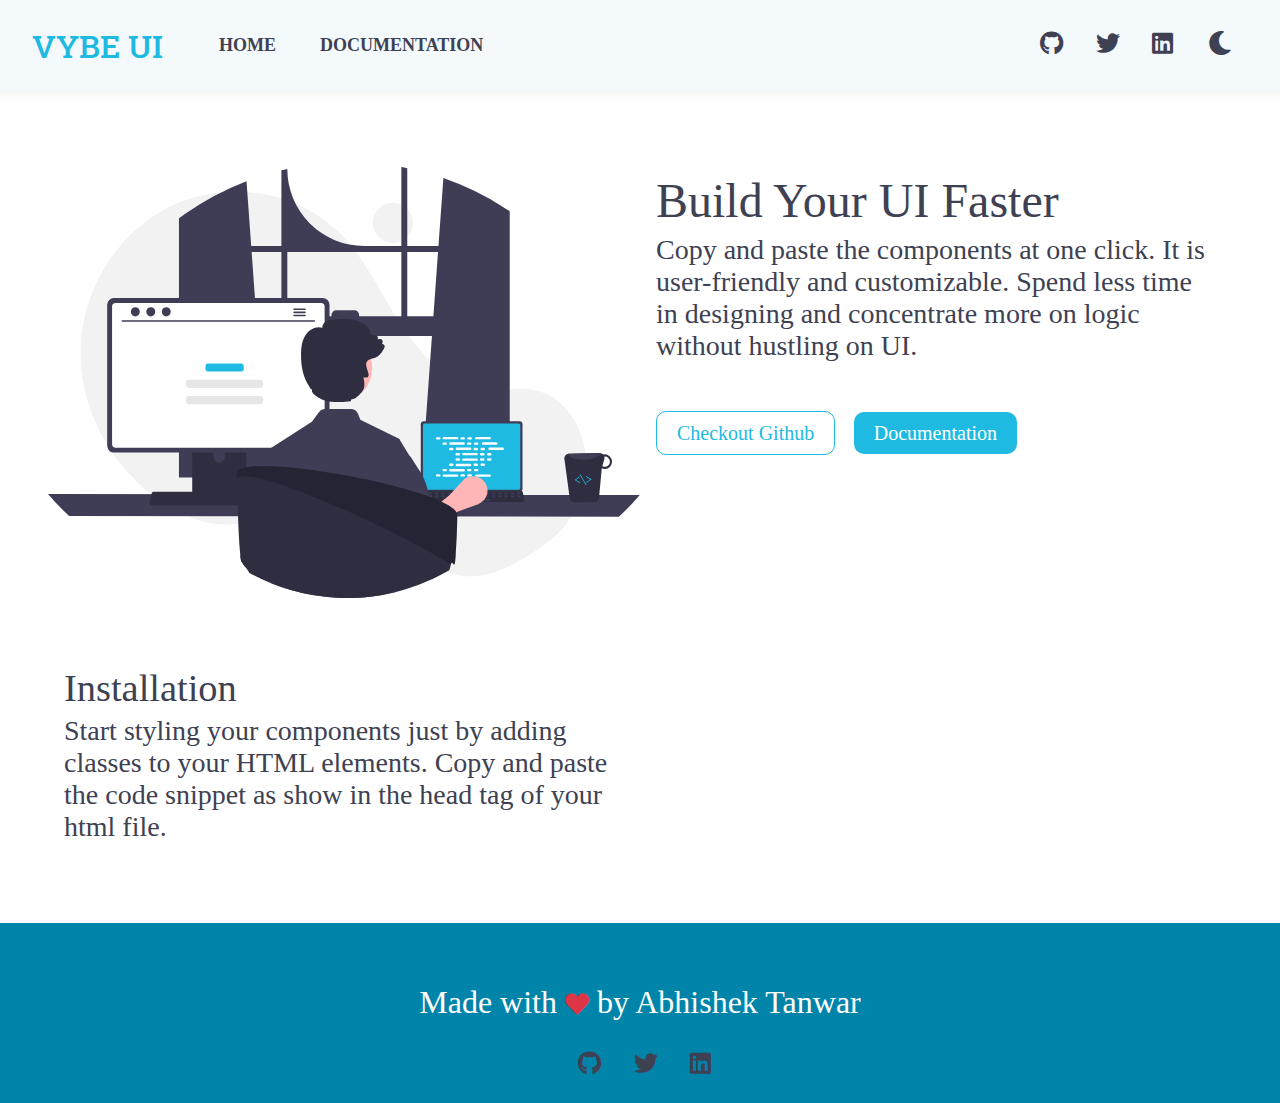
<file: index.html>
<!DOCTYPE html>
<html lang="en">

<head>
	<meta charset="UTF-8">
	<meta http-equiv="X-UA-Compatible" content="IE=edge">
	<meta name="viewport" content="width=device-width, initial-scale=1.0">
	<title>VYBE UI | Home</title>
	<link rel="stylesheet" href="style.css" />
	<link href="https://fonts.googleapis.com/css2?family=Recursive:wght@400;500&display=swap" rel="stylesheet" />
	<link rel="stylesheet" href="https://cdnjs.cloudflare.com/ajax/libs/font-awesome/5.15.4/css/all.min.css"
		integrity="sha512-1ycn6IcaQQ40/MKBW2W4Rhis/DbILU74C1vSrLJxCq57o941Ym01SwNsOMqvEBFlcgUa6xLiPY/NS5R+E6ztJQ=="
		crossorigin="anonymous" />
	<link href="https://fonts.googleapis.com/css2?family=Roboto+Slab:wght@300;400;500&display=swap" rel="stylesheet" />
</head>

<body>
	<nav class="nav-bar shadow-box" id="my-nav-bar">
		<div class="nav-section">
			<!-- hamburger menu -->
			<div class="nav-logo nav-section-items">
				<a class="link-no-style" href="./">
					<div class="primary-text-color logo-title">VYBE UI</div>
				</a>
			</div>
			<!-- LOGO -->
			<ul class="nav-bar-links list-style-none nav-section-items">
				<li class="list-inline-item avatar-in-nav-links">
					<div class="primary-text-color logo-title">VYBE UI</div>
				</li>
				<li class="list-inline-item">
					<a href="./index.html" class="link-no-style nav-section-link">HOME</a>
				</li>
				<li class="list-inline-item">
					<a href="./components.html" class="link-no-style nav-section-link">DOCUMENTATION</a>
				</li>
			</ul>
		</div>

		<!-- RIGHT SIDE NAV -->
		<div class="nav-section right-nav-section">
			<ul class="nav-icons list-style-none nav-section-item-width50pc">
				<li class="list-inline-item">
					<a href="https://github.com/abhishektanwar" class="nav-icon-link link-no-style" target="_blank">
						<span class="nav-icon">
							<i class="fab fa-github font-size-24" aria-hidden="true"></i>
						</span>
					</a>
				</li>
				<li class="list-inline-item">
					<a href="https://twitter.com/abhi__tanwar" class="nav-icon-link" target="_blank">
						<span class="nav-icon">
							<i class="fab fa-twitter font-size-24" aria-hidden="true"></i>
						</span>
					</a>
				</li>
				<li class="list-inline-item">
					<a href="https://www.linkedin.com/in/abhishek-tanwar-954a6b169/" class="nav-icon-link"
						target="_blank">
						<span class="nav-icon">
							<i class="fab fa-linkedin font-size-24" aria-hidden="true"></i>
						</span>
					</a>
				</li>
				<li class="list-inline-item">
                    <span class="nav-icon-link link-no-style">
                        <span class="nav-icon">
                            <i class="fas fa-moon font-size-24" id="theme-toggle-btn"></i>
                        </span>
                    </span>
                </li>
			</ul>
		</div>
	</nav>
	<!-- main content -->
	<section class="main">
		<div class="grid-2-column-layout">
			<div class="margin-top-60">
				<img class="responsive-img" src="./assets/images/landing_page_banner_image.svg">
			</div>
			<div class="card-text-container margin-top-60">
				<h1>Build Your UI Faster</h1>
				<p class="typo-md">Copy and paste the components at one click. It is user-friendly and customizable.
					Spend less time in designing and concentrate more on logic without hustling on UI.</p>
				<div class="margin-top-60">
					<!-- TODO : add when final version is hosted with correct link -->
					<!-- <a href="#installation" class="btn btn-outline-primary link-no-style margin-trb-16">Installation</a> -->
					<a href="https://github.com/abhishektanwar/VYBE-Component-Library"
						class="btn btn-outline-primary link-no-style margin-trb-16" target="_blank">Checkout Github</a>
					<a href="./components.html"
						class="btn btn-filled-primary link-no-style margin-trb-16 documentation-btn">Documentation</a>
				</div>
			</div>


		</div>

		<div class="grid-2-column-layout margin-top-60" id="installation">
			<div class="card-text-container">
				<h2>Installation</h2>
				<p class="typo-md">
					Start styling your components just by adding classes to your HTML elements.
					Copy and paste the code snippet as show in the head tag of your html file.
				</p>
			</div>
			<div class="component-code-snippet-container">
				<code>
					<iframe
						src="https://carbon.now.sh/embed?bg=rgba%28171%2C+184%2C+195%2C+1%29&t=one-light&wt=sharp&l=htmlmixed&ds=true&dsyoff=20px&dsblur=68px&wc=true&wa=true&pv=0px&ph=0px&ln=false&fl=1&fm=Hack&fs=14px&lh=133%25&si=false&es=2x&wm=false&code=%253Clink%2520rel%253D%2522stylesheet%2522%2520href%253D%2522https%253A%252F%252Fvybe-ui.netlify.app%252Fstyle.css%2522%253E%250A%250A"
						style="border:0; transform: scale(1); overflow:hidden;"
						sandbox="allow-scripts allow-same-origin">
					</iframe>
				</code>

			</div>
		</div>
	</section>
	<footer class="footer-container">
		<div class="flex-column flex-align-item-center ">
			<h3 class="margin-top-60">
				Made with <span class="nav-icon">
					<i class="fas fa-heart font-size-24" aria-hidden="true"></i>
				</span> by Abhishek Tanwar
			</h3>
			<ul class="nav-icons list-style-none margin-top-20">
				<li class="list-inline-item">
					<a href="https://github.com/abhishektanwar" class="nav-icon-link link-no-style" target="_blank">
						<span class="nav-icon">
							<i class="fab fa-github font-size-24" aria-hidden="true"></i>
						</span>
					</a>
				</li>
				<li class="list-inline-item">
					<a href="https://twitter.com/abhi__tanwar" class="nav-icon-link" target="_blank">
						<span class="nav-icon">
							<i class="fab fa-twitter font-size-24" aria-hidden="true"></i>
						</span>
					</a>
				</li>
				<li class="list-inline-item">
					<a href="https://www.linkedin.com/in/abhishek-tanwar-954a6b169/" class="nav-icon-link"
						target="_blank">
						<span class="nav-icon">
							<i class="fab fa-linkedin font-size-24" aria-hidden="true"></i>
						</span>
					</a>
				</li>
			</ul>
		</div>
	</footer>
	<script src="./JS/theme.js"></script>
	<script src="./JS/docsite.js"></script>
</body>

</html>
</file>
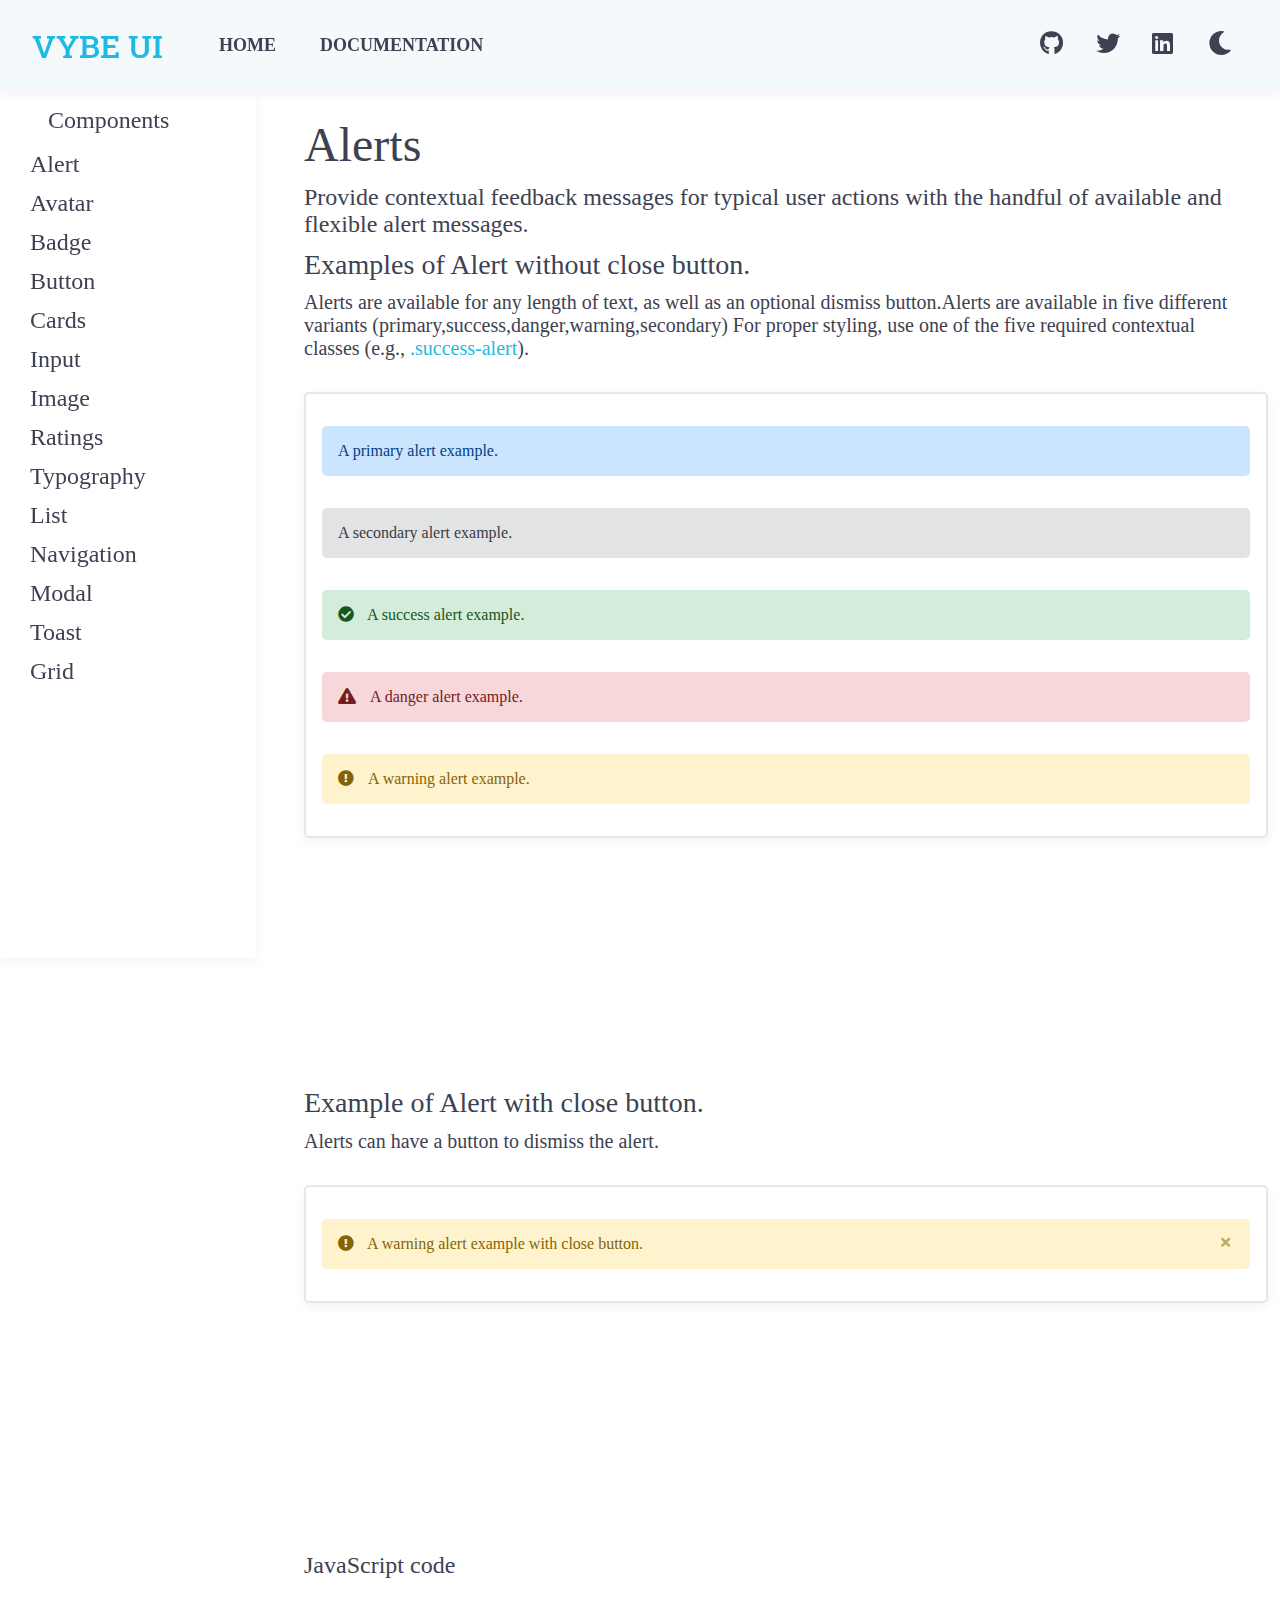
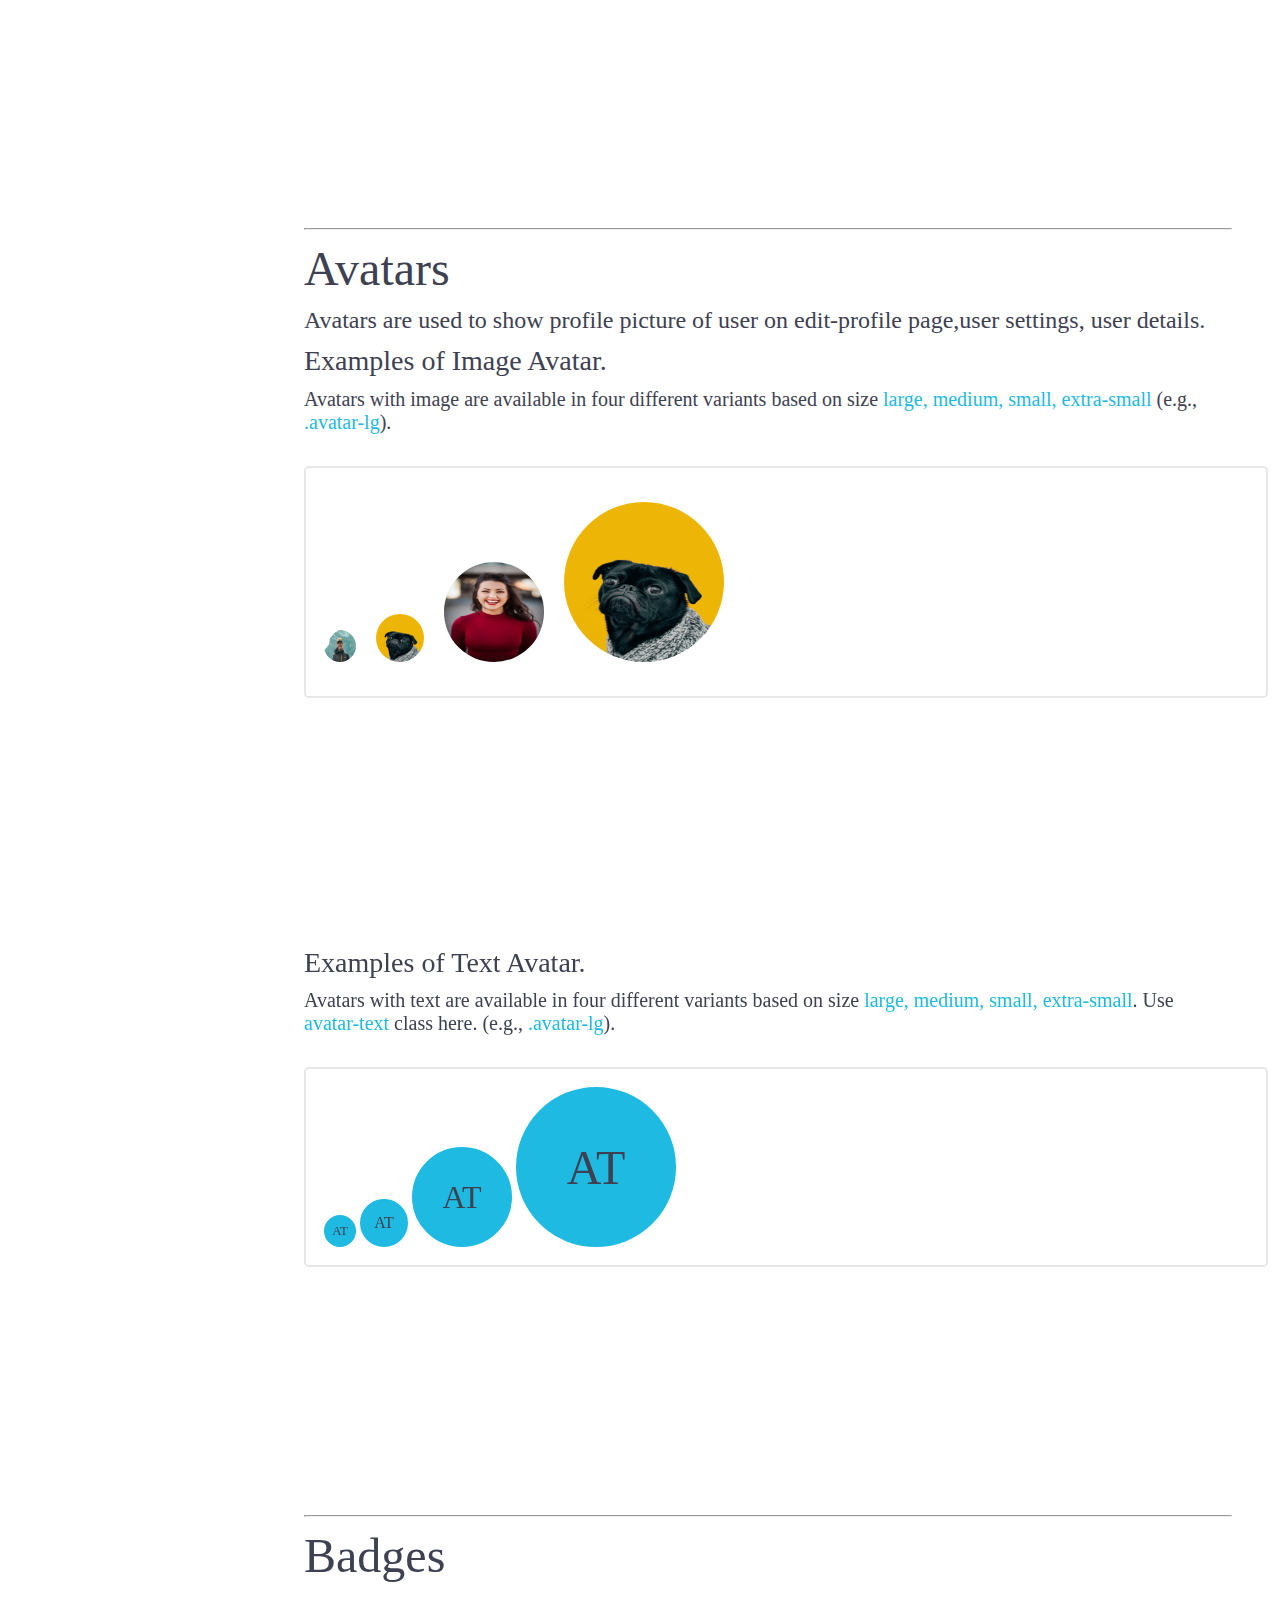
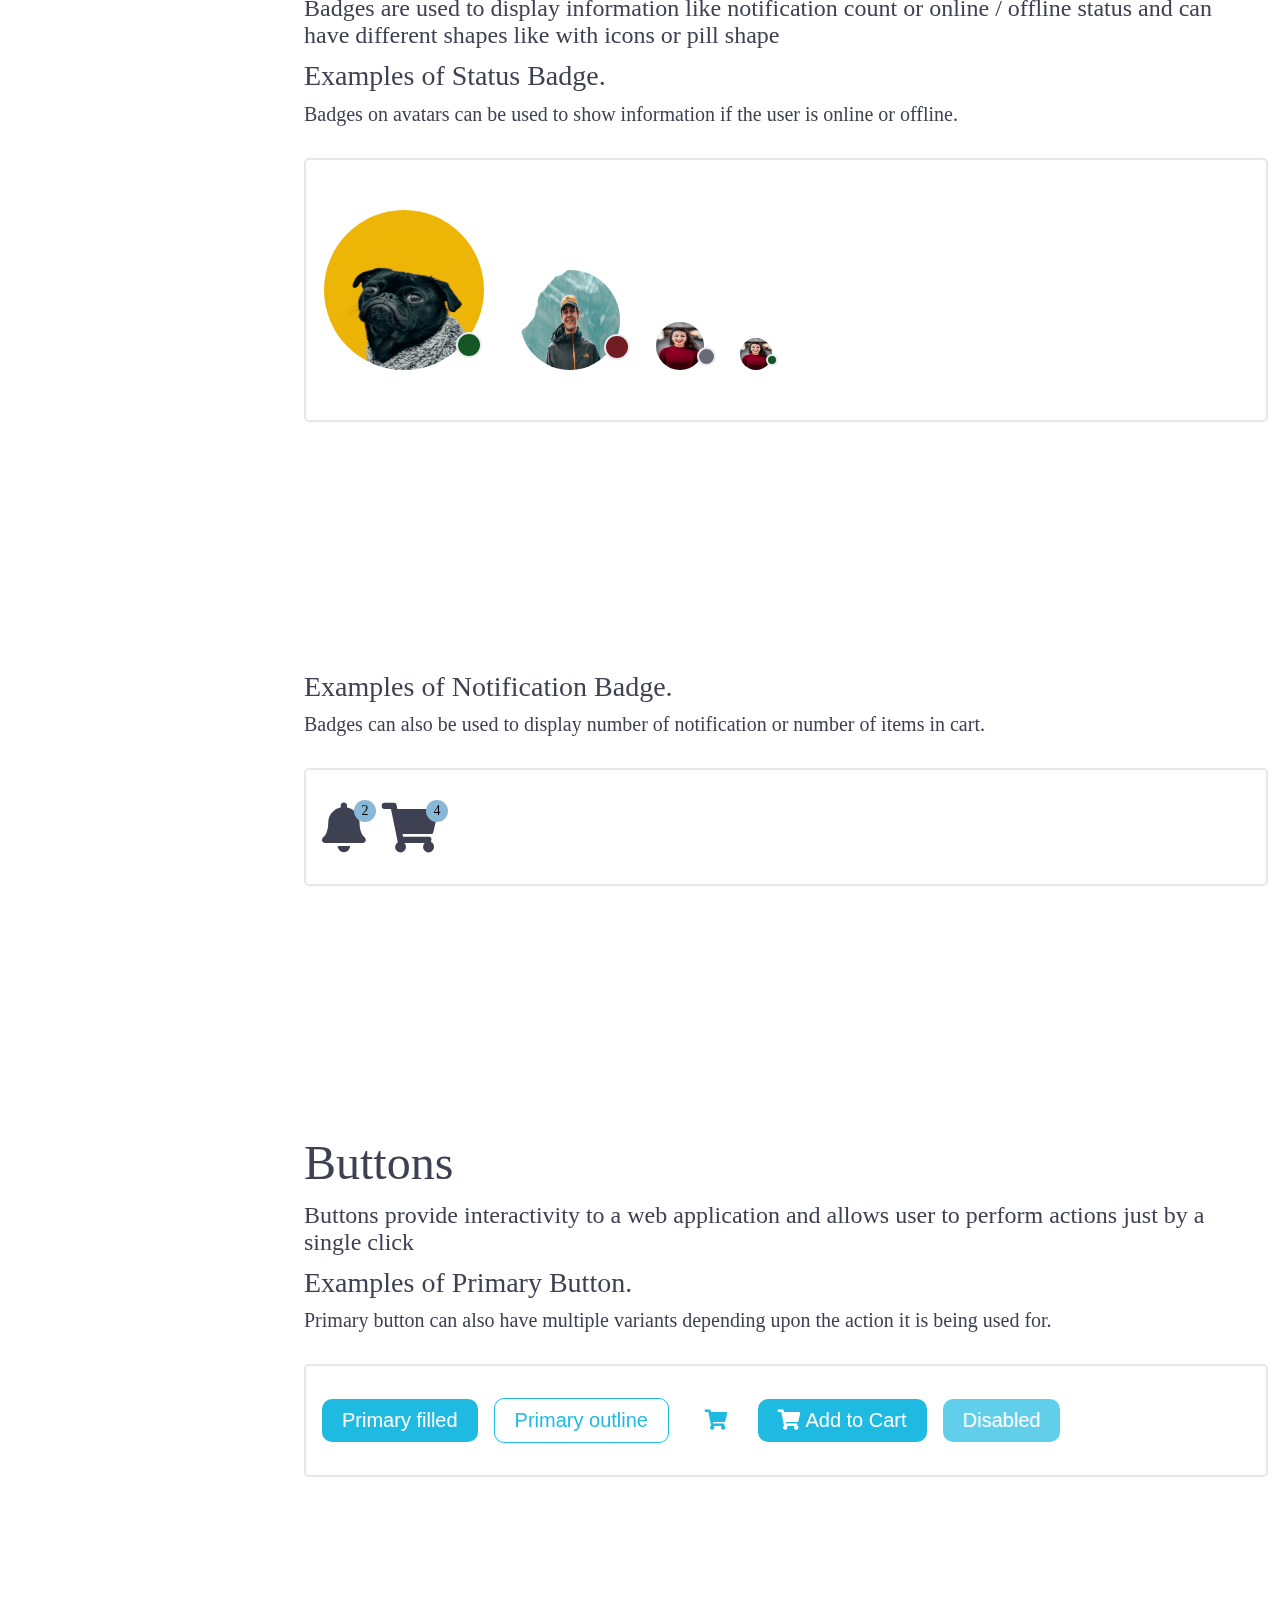
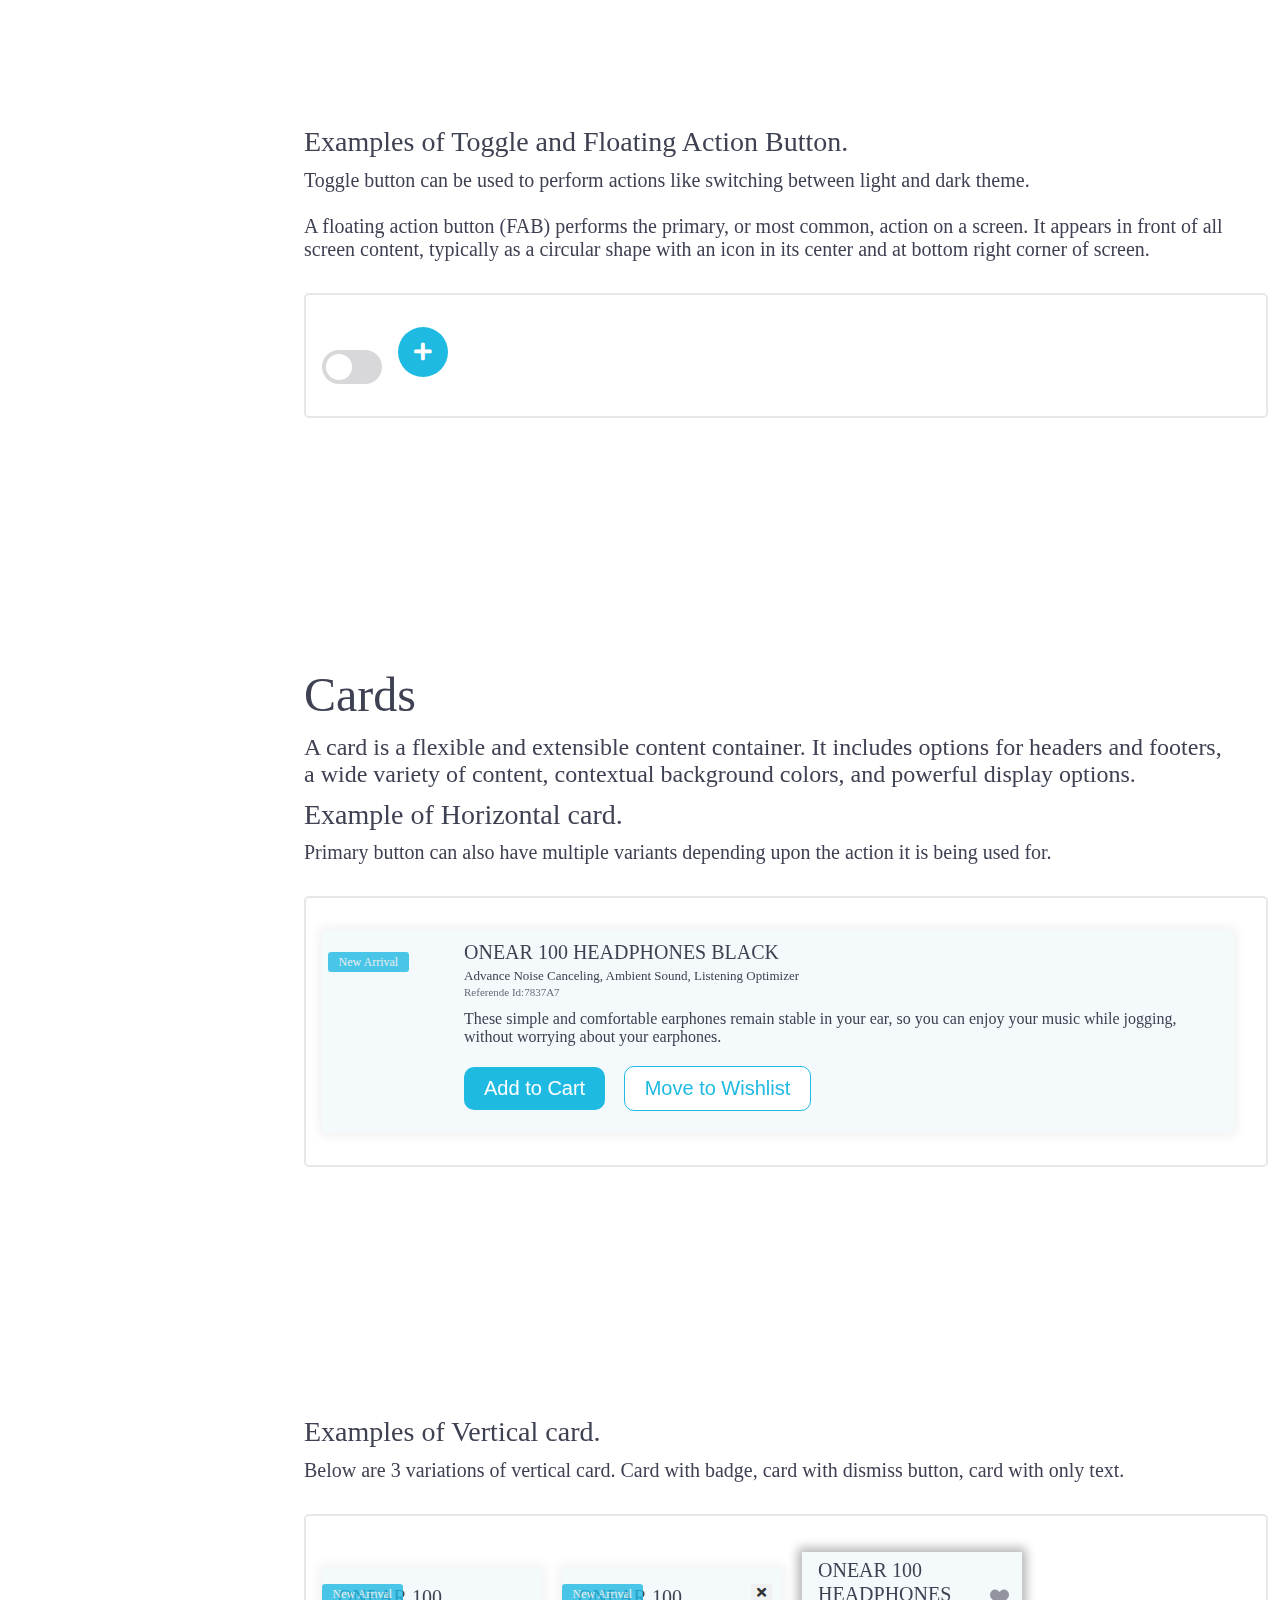
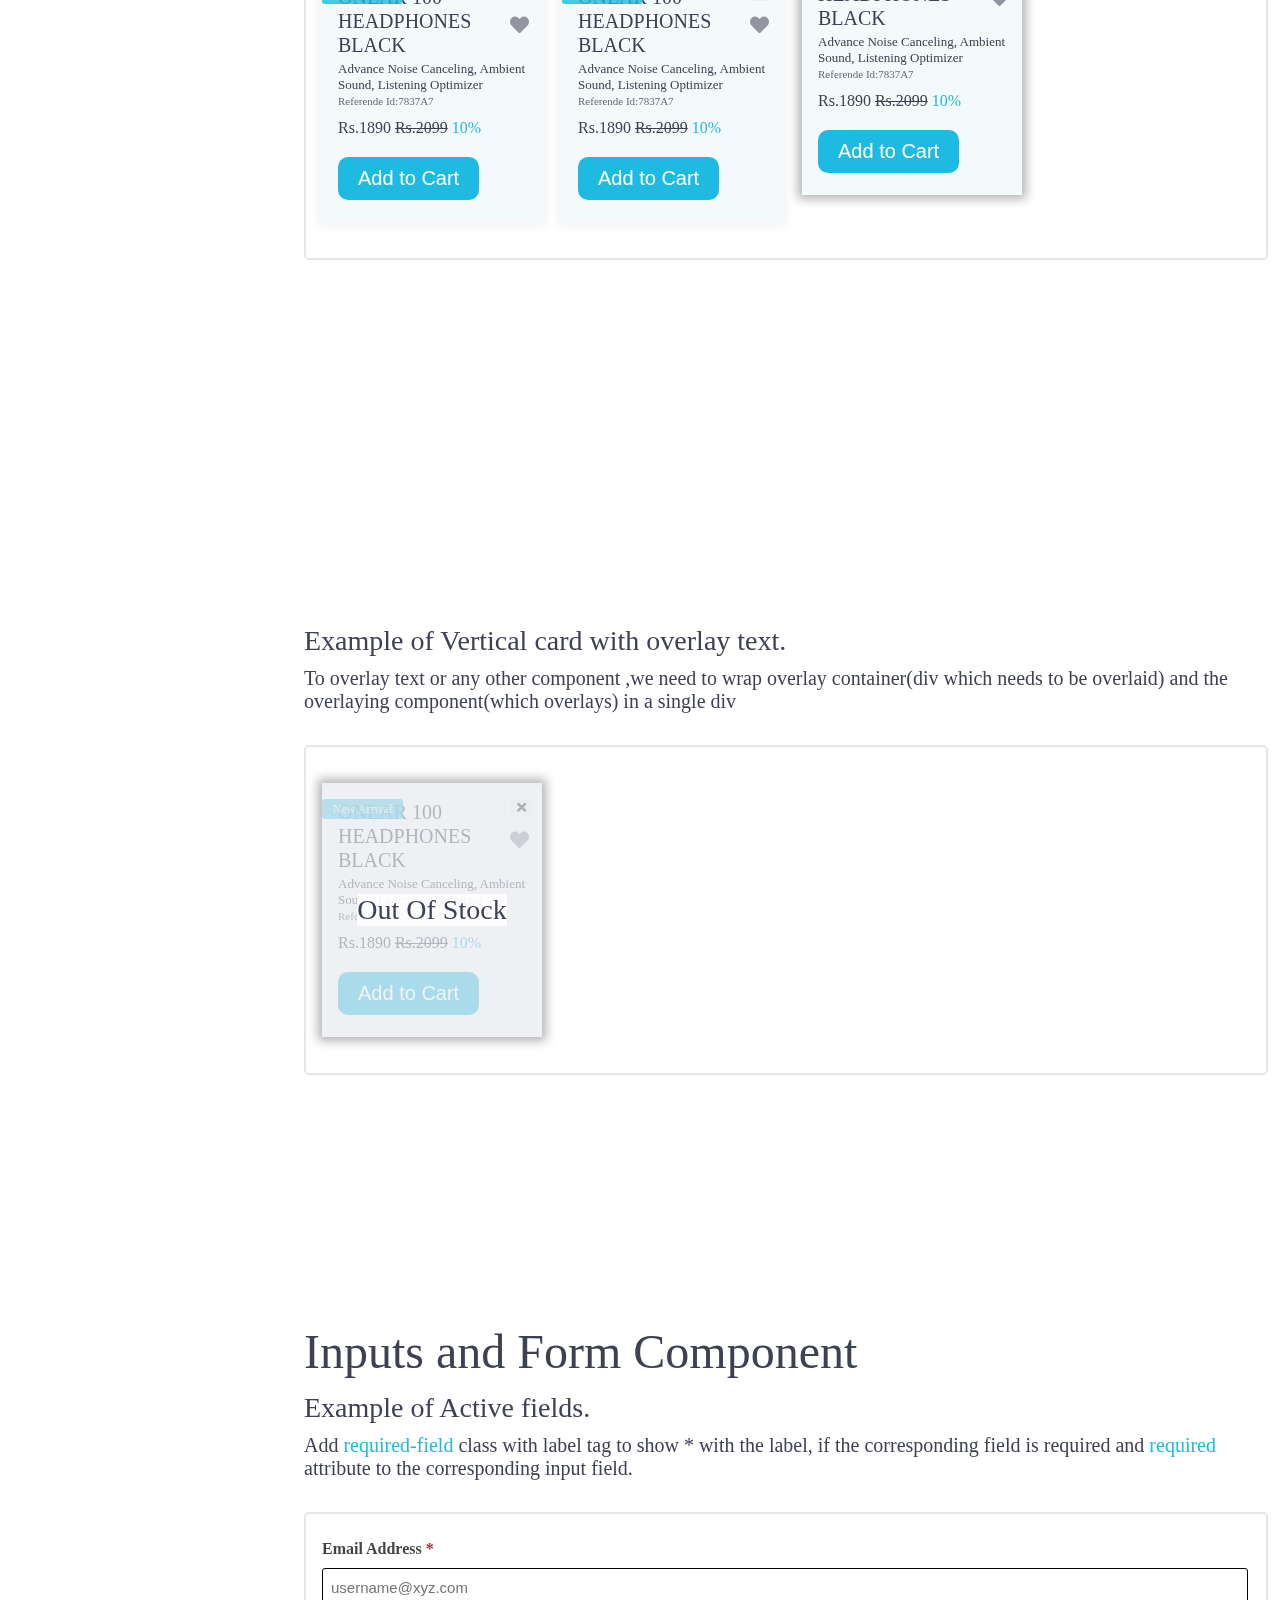
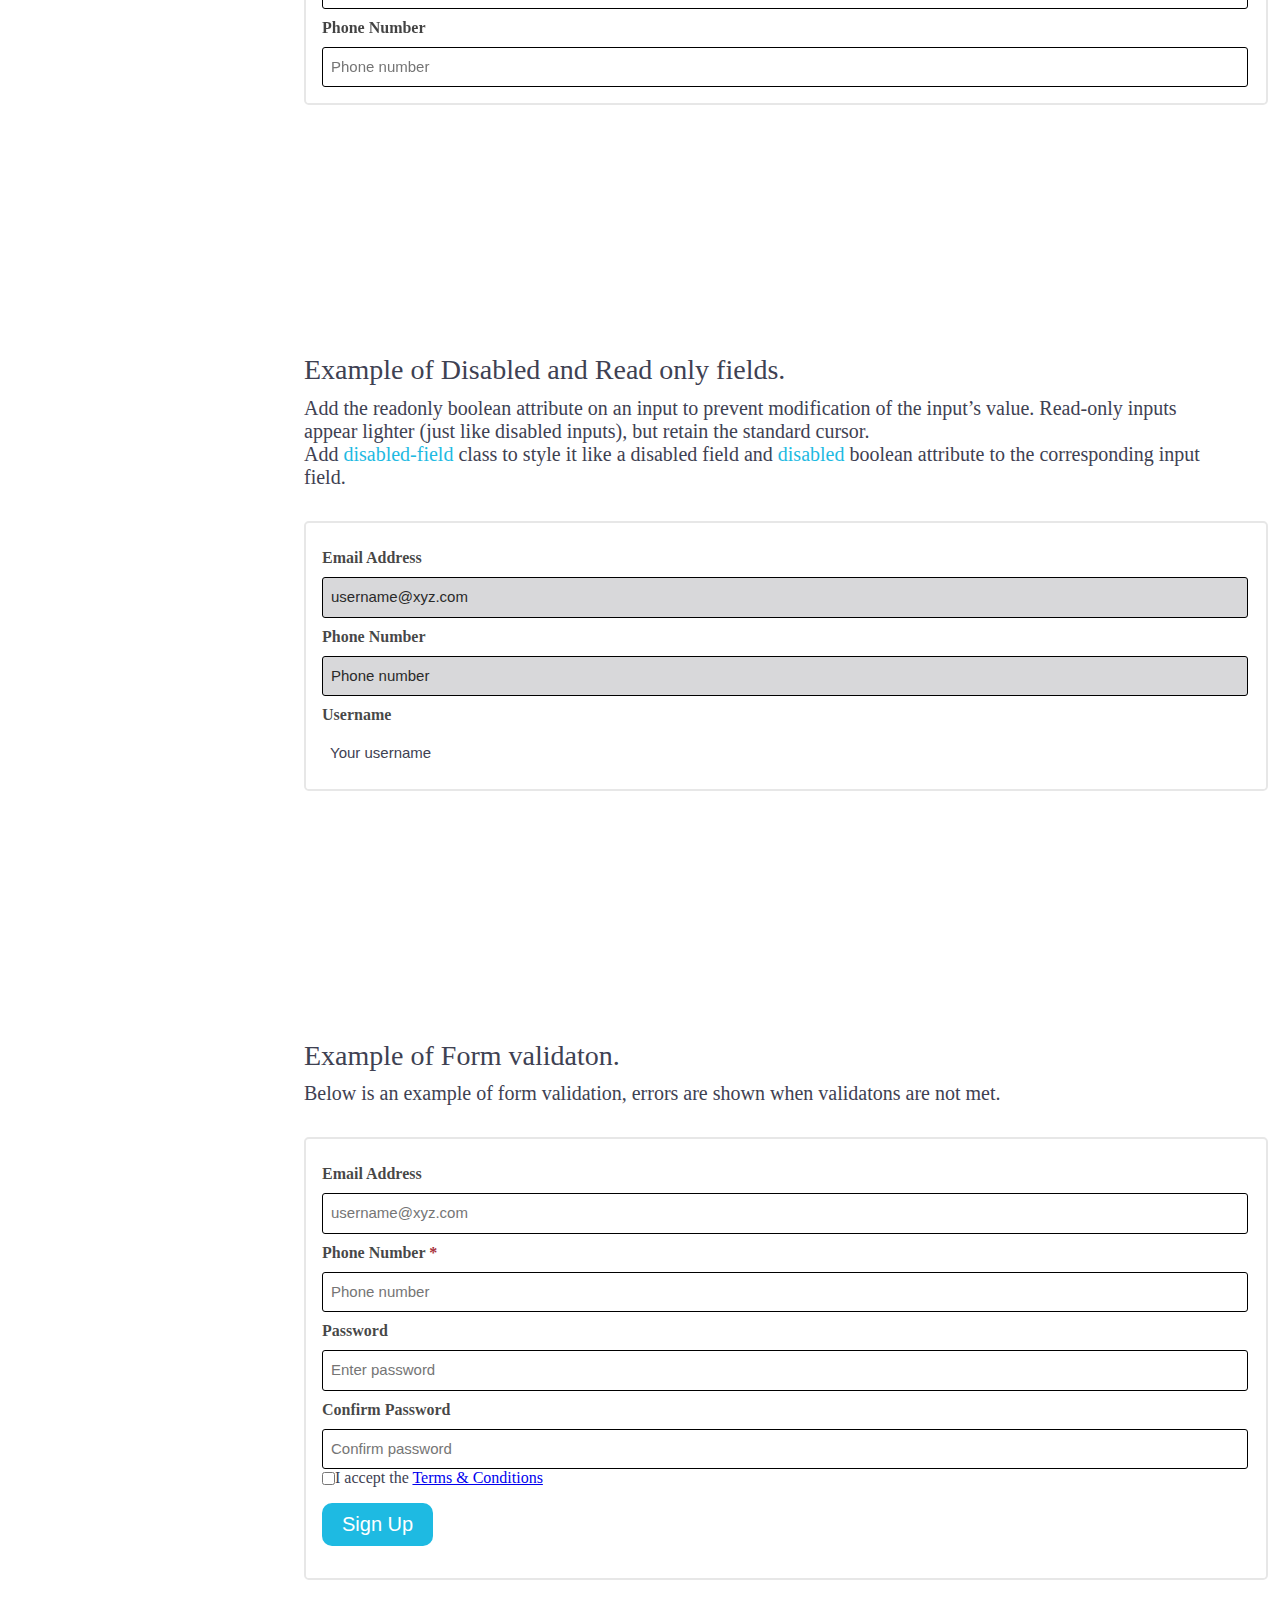
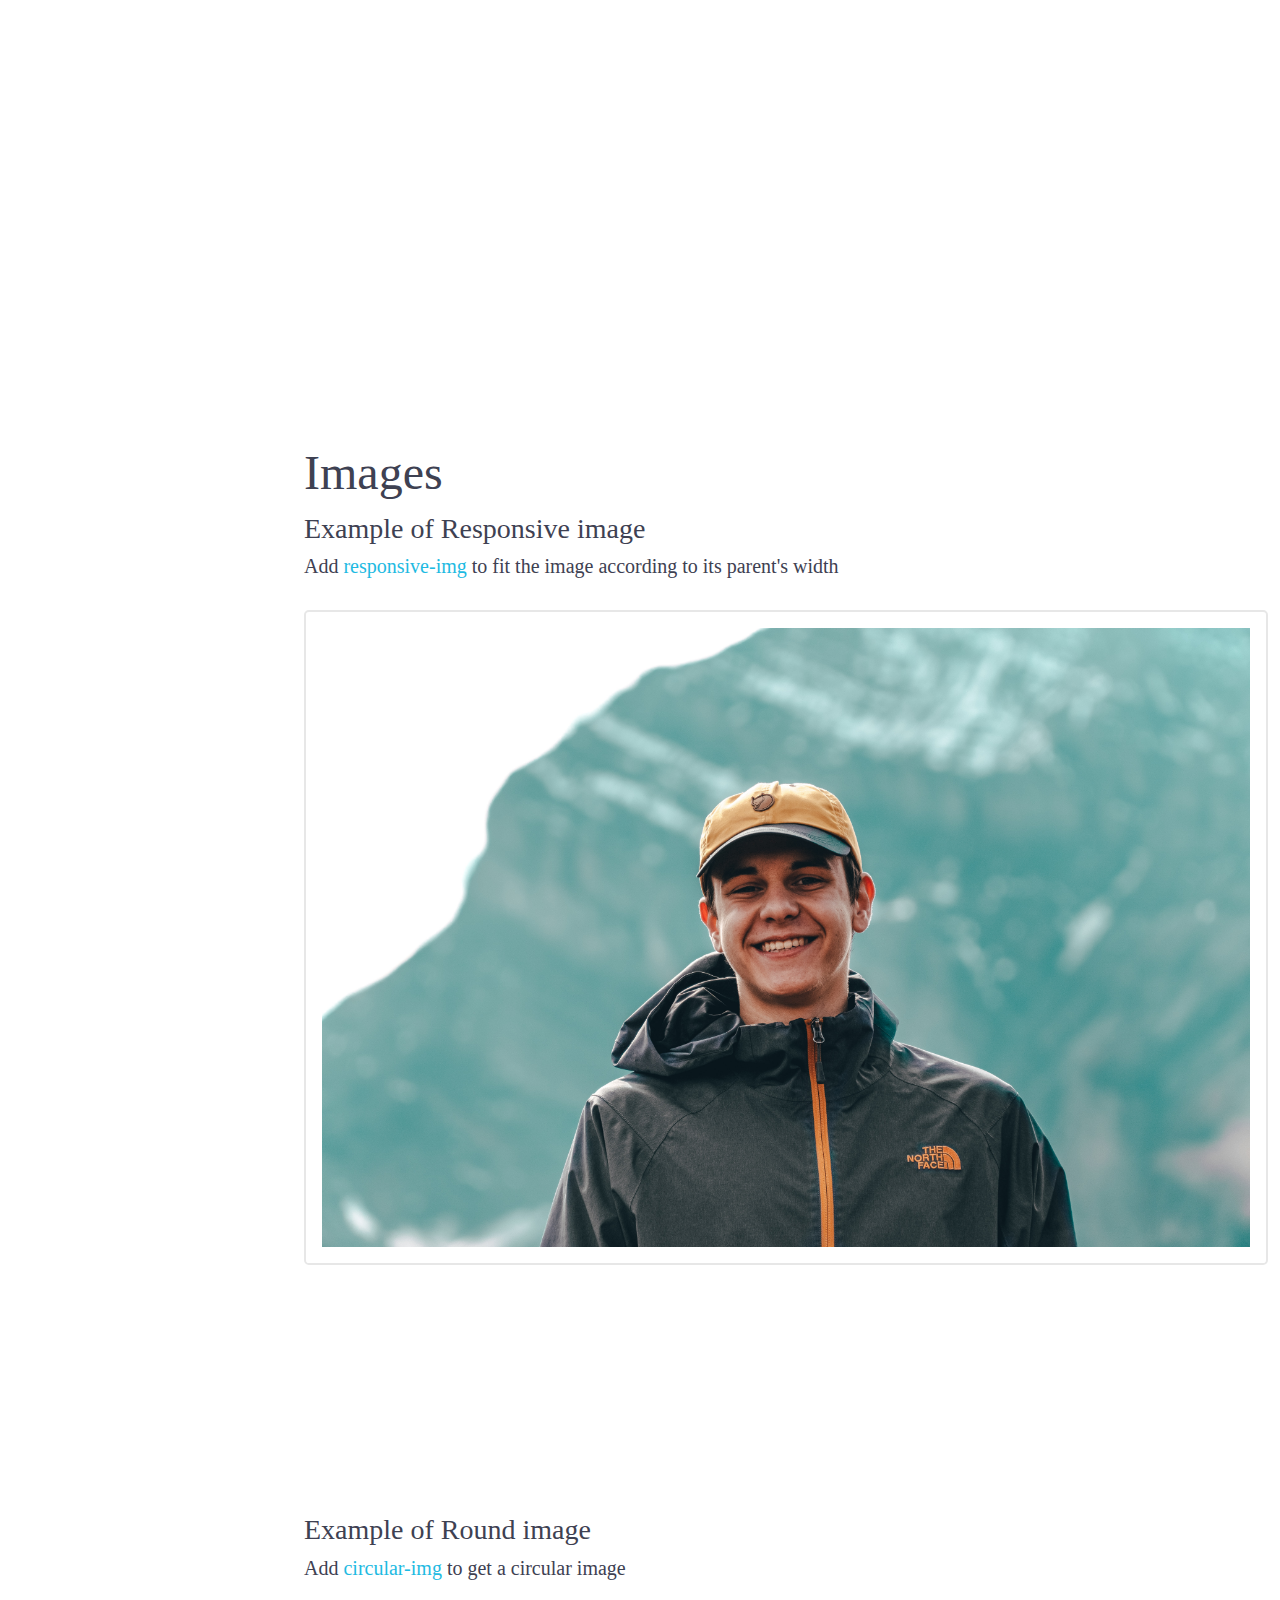
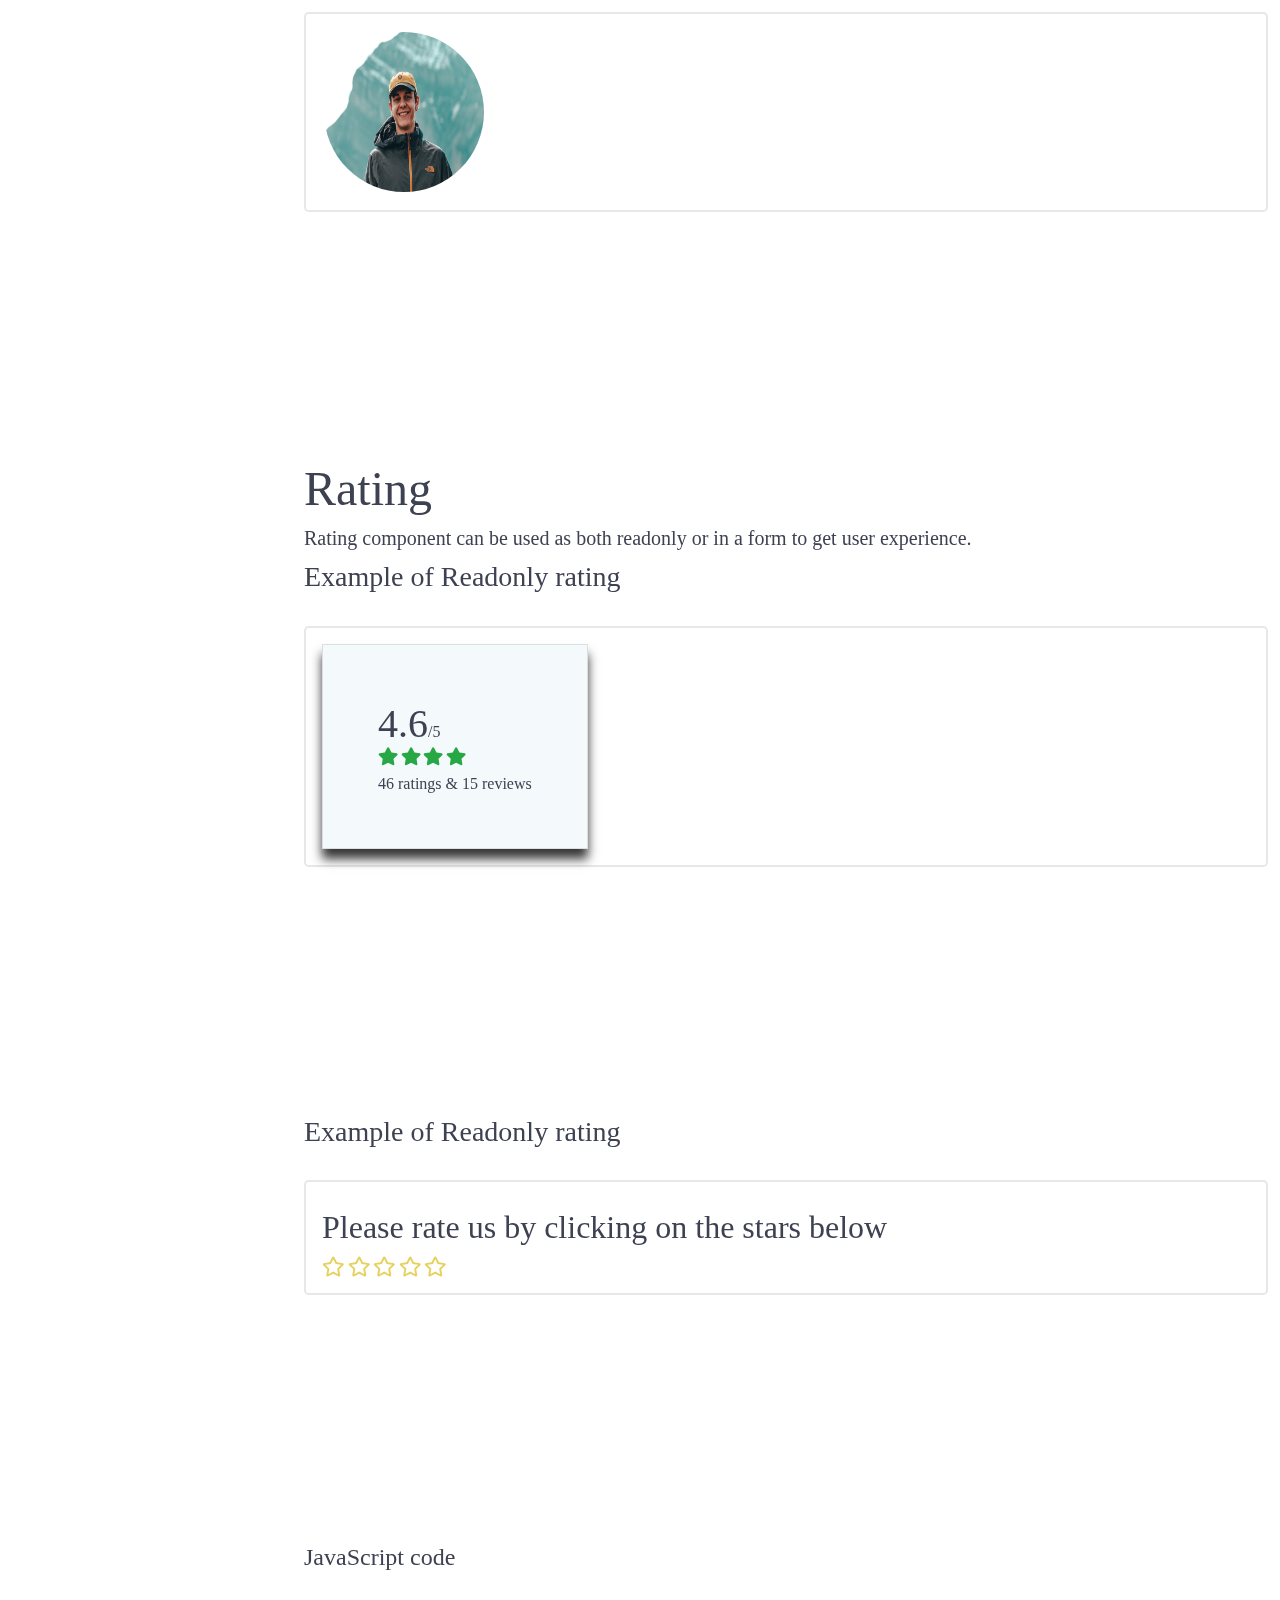
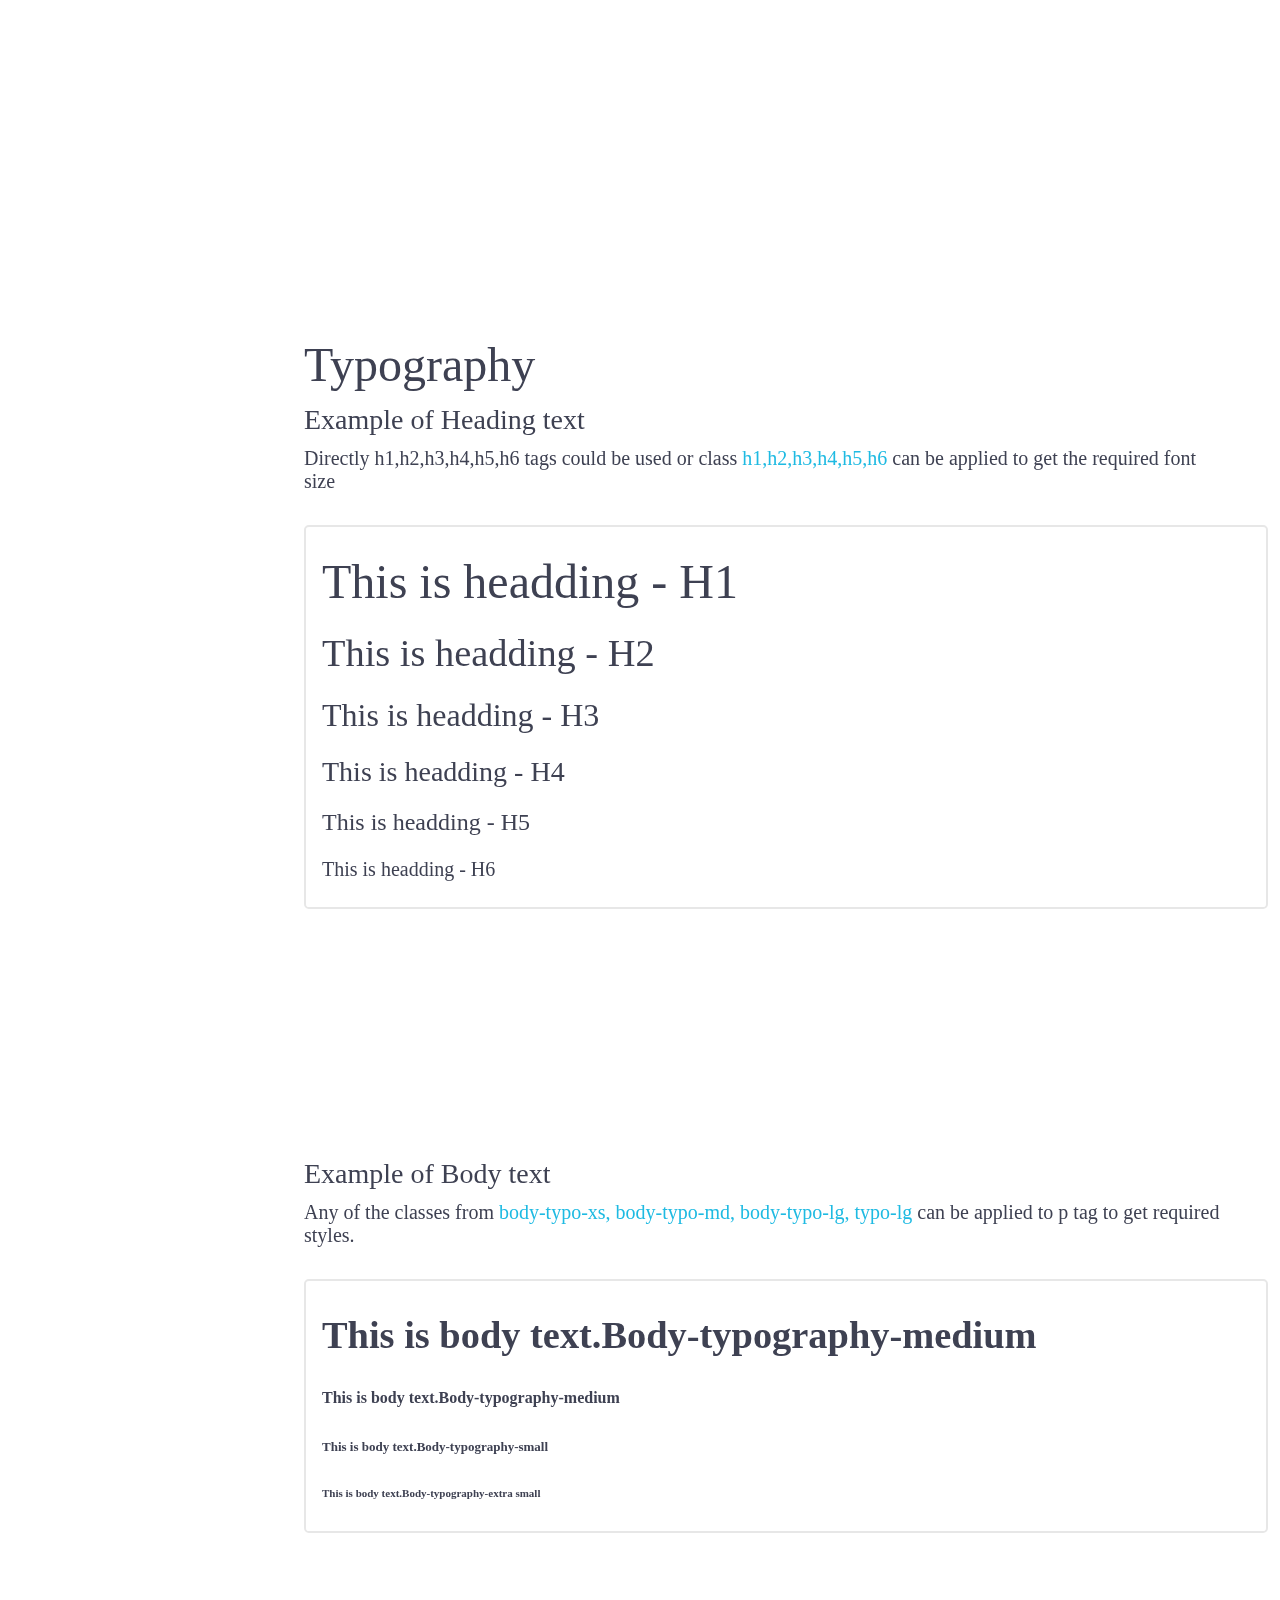
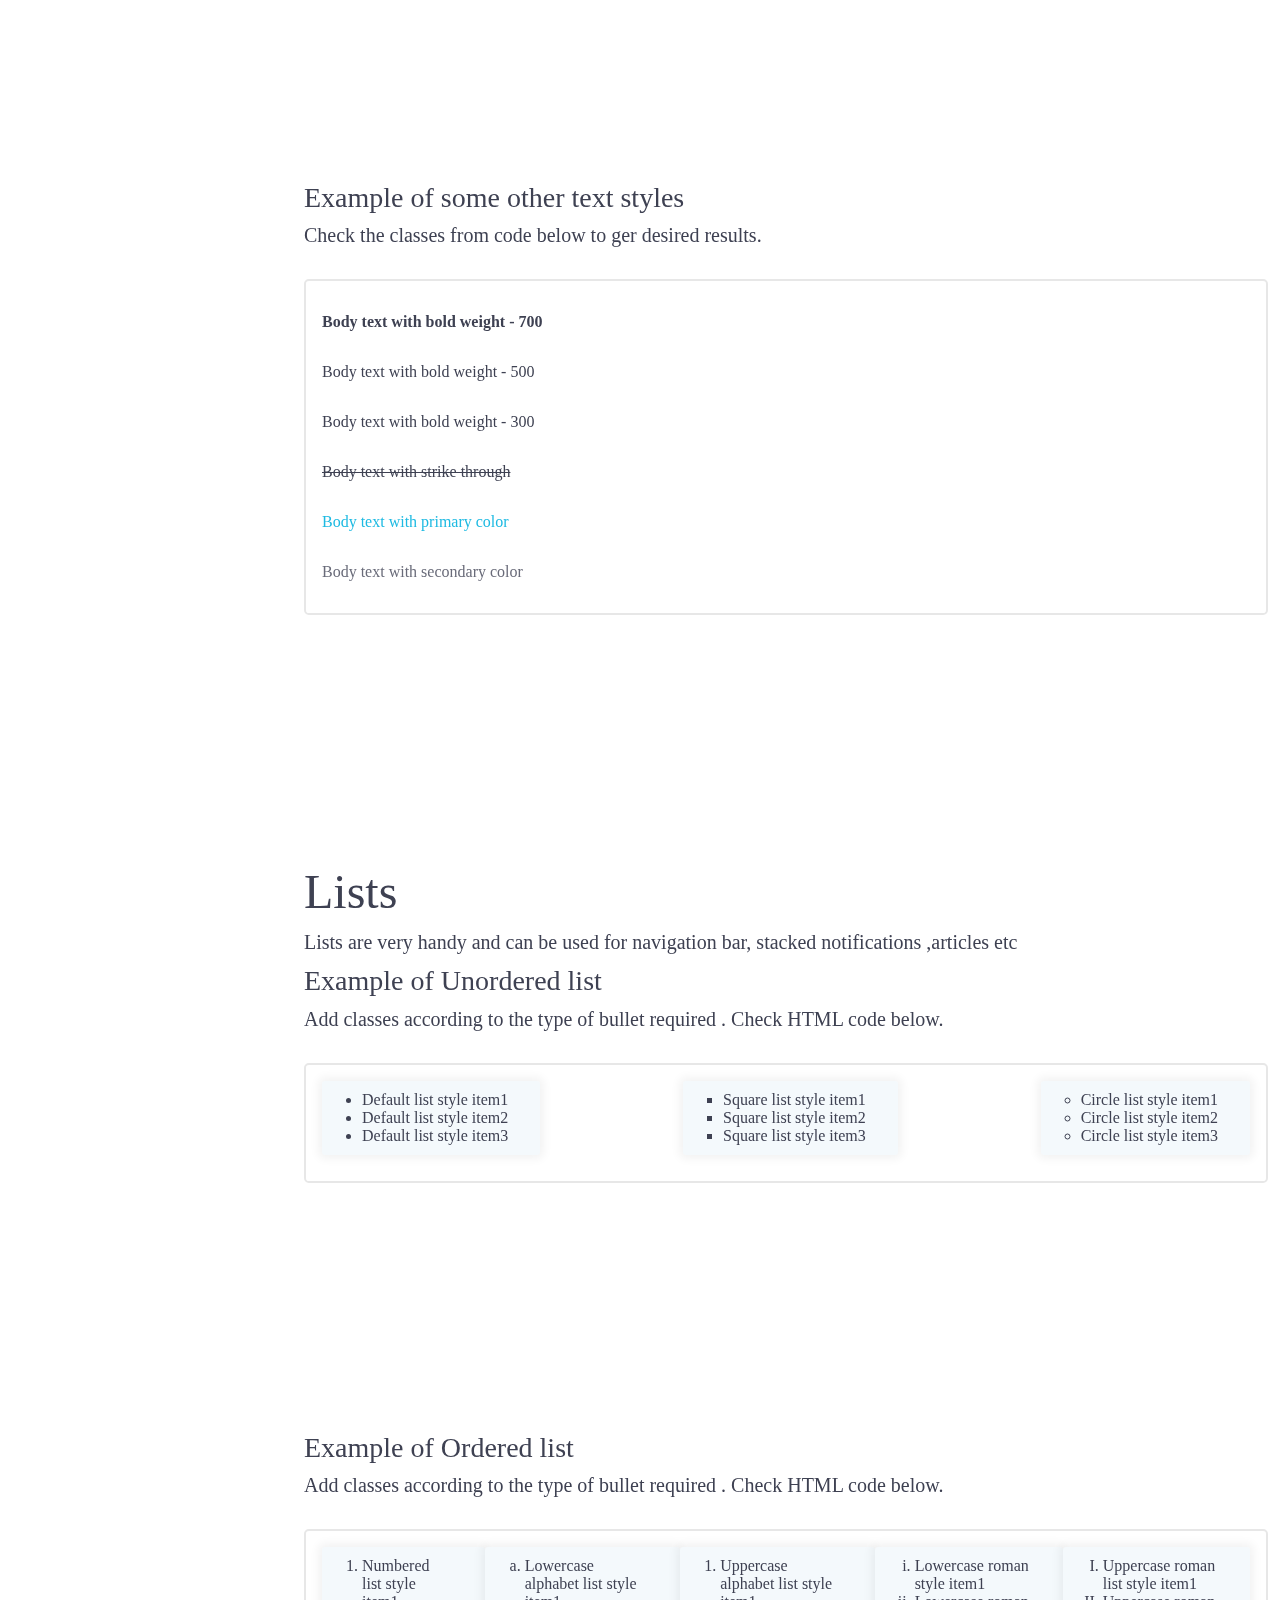
<file: components.html>
<!DOCTYPE html>
<html lang="en">

<head>
	<meta charset="UTF-8" />
	<meta http-equiv="X-UA-Compatible" content="IE=edge" />
	<meta name="viewport" content="width=device-width, initial-scale=1.0" />
	<title>VYBE UI | Documentation</title>
	<link rel="stylesheet" href="style.css" />
	<link rel="preconnect" href="https://fonts.gstatic.com" />
	<link href="https://fonts.googleapis.com/css2?family=Recursive:wght@400;500&display=swap" rel="stylesheet" />
	<link rel="stylesheet" href="https://cdnjs.cloudflare.com/ajax/libs/font-awesome/5.15.4/css/all.min.css"
		integrity="sha512-1ycn6IcaQQ40/MKBW2W4Rhis/DbILU74C1vSrLJxCq57o941Ym01SwNsOMqvEBFlcgUa6xLiPY/NS5R+E6ztJQ=="
		crossorigin="anonymous" />
	<link href="https://fonts.googleapis.com/css2?family=Roboto+Slab:wght@300;400;500&display=swap" rel="stylesheet" />
</head>

<body>
	<div class="grid-container-skleton">
		<!-- HEADER NAV -->
		<nav class="nav-bar shadow-box" id="my-nav-bar">
			<div class="nav-section">
				<!-- hamburger menu -->
				<div id="hamburger-menu-icon" class="hamburger nav-section-items">
					<span >
						<i class="fas fa-bars font-size-24"></i>
					</span>
					
				</div>

				<!-- LOGO -->
				<div class="nav-logo nav-section-items">
					<a class="link-no-style" href="./">
						<div class="primary-text-color logo-title">VYBE UI</div>
					</a>
				</div>
				<ul class="nav-bar-links list-style-none nav-section-items">
					<li class="list-inline-item avatar-in-nav-links flex-align-item-center flex-justify-content-space-between">
						<div class="primary-text-color logo-title">VYBE UI</div>
						<span id="close-mobile-nav" ><i class="fas fa-times font-size-24"></i></span>

					</li>
					<li class="list-inline-item">
						<a href="./index.html" class="link-no-style nav-section-link">HOME</a>
					</li>
					<li class="list-inline-item">
						<a href="./components.html" class="link-no-style nav-section-link">DOCUMENTATION</a>
					</li>
					<!-- <li></li> -->
				</ul>
			</div>

			<!-- RIGHT SIDE NAV -->
			<div class="nav-section right-nav-section">
				<ul class="nav-icons list-style-none nav-section-item-width50pc">
					<li class="list-inline-item">
						<a href="https://github.com/abhishektanwar" class="nav-icon-link link-no-style" target="_blank">
							<span class="nav-icon">
								<i class="fab fa-github font-size-24" aria-hidden="true"></i>
							</span>
						</a>
					</li>
					<li class="list-inline-item">
						<a href="https://twitter.com/abhi__tanwar" class="nav-icon-link" target="_blank">
							<span class="nav-icon">
								<i class="fab fa-twitter font-size-24" aria-hidden="true"></i>
							</span>
						</a>
					</li>
					<li class="list-inline-item">
						<a href="https://www.linkedin.com/in/abhishek-tanwar-954a6b169/" class="nav-icon-link" target="_blank">
							<span class="nav-icon">
								<i class="fab fa-linkedin font-size-24" aria-hidden="true"></i>
							</span>
						</a>
					</li>
					<li class="list-inline-item">
						<span class="nav-icon-link link-no-style">
							<span class="nav-icon">
								<i class="fas fa-moon font-size-24" id="theme-toggle-btn"></i>
							</span>
						</span>
					</li>
				</ul>
			</div>
		</nav>

		<!-- SIDEBAR -->
		<div class="sidebar grid-item shadow-bottom" id="my-side-bar">
			<div class="sidebar-toggle-button">
				<h2 class="typo-sm sidebar-title typo-lg">Components</h2>
				<span class="sidebar-toggle-down-arrow"><i class="typo-sm fas fa-chevron-down"></i></span>
			</div>
			<ul class="nav-links">
				<li class="nav-link-item font-size-16"><a class="typo-sm" href="#Alerts">Alert</a></li>
          <li class="nav-link-item font-size-16"><a class="typo-sm" href="#Avatar">Avatar</a></li>
          <li class="nav-link-item font-size-16"><a class="typo-sm" href="#badge">Badge</a></li>
          <li class="nav-link-item font-size-16"><a class="typo-sm" href="#buttons">Button</a></li>
          <li class="nav-link-item font-size-16"><a class="typo-sm" href="#cards">Cards</a></li>
          <li class="nav-link-item font-size-16"><a class="typo-sm" href="#forms">Input</a></li>
          <li class="nav-link-item font-size-16"><a class="typo-sm" href="#responsive-images">Image</a></li>
          <li class="nav-link-item font-size-16"><a class="typo-sm" href="#ratings">Ratings</a></li>
          <li class="nav-link-item font-size-16"><a class="typo-sm" href="#typography">Typography</a></li>
          <li class="nav-link-item font-size-16"><a class="typo-sm" href="#lists">List</a></li>
          <li class="nav-link-item font-size-16"><a class="typo-sm" href="#navigation">Navigation</a></li>
          <li class="nav-link-item font-size-16"><a class="typo-sm" href="#modals">Modal</a></li>
          <li class="nav-link-item font-size-16"><a class="typo-sm" href="#toast">Toast</a></li>
          <li class="nav-link-item font-size-16"><a class="typo-sm" href="#simplified-grid">Grid</a></li>
			</ul>
		</div>
		<section class="main grid-item">
			<div id="Alerts">
				<!-- short description here about Alerts and classes used in this component -->
				<div>
					<h1>Alerts</h1>
					<p class="typo-sm text-light-weight">
						Provide contextual feedback messages for typical user actions with
						the handful of available and flexible alert messages.
					</p>
				</div>
				<h4>Examples of Alert without close button.</h4>
				<p class="typo-xs">
					Alerts are available for any length of text, as well as an optional
					dismiss button.Alerts are available in five different variants
					(primary,success,danger,warning,secondary) For proper styling, use
					one of the five required contextual classes (e.g.,
					<span class="textPrimaryColor">.success-alert</span>).
				</p>
				<div class="component-example-container flex-column shadow-bottom">
					<!-- example container div ^ -->
					<div class="alert-container primary-alert">
						A primary alert example.
					</div>
					<div class="alert-container secondary-alert">
						A secondary alert example.
					</div>
					<div class="alert-container success-alert">
						<span class="icon-alert"><i class="fas fa-check-circle"></i></span>
						A success alert example.
					</div>
					<div class="alert-container danger-alert">
						<span class="icon-alert"><i class="fas fa-exclamation-triangle"></i>
						</span>
						A danger alert example.
					</div>
					<div class="alert-container warning-alert">
						<span class="icon-alert"><i class="fas fa-exclamation-circle"></i>
						</span>
						A warning alert example.
					</div>
				</div>
				<div class="component-code-snippet-container">
					<code>
							<iframe
								src="https://carbon.now.sh/embed?bg=rgba%28249%2C237%2C212%2C1%29&t=one-light&wt=sharp&l=htmlmixed&ds=false&dsyoff=20px&dsblur=68px&wc=true&wa=true&pv=0px&ph=0px&ln=false&fl=1&fm=IBM+Plex+Mono&fs=14px&lh=143%25&si=false&es=2x&wm=false&code=%2509%2509%2509%253Cdiv%2520class%253D%2522alert-container%2520primary-alert%2522%253E%250A%2520%2520%2520%2520%2520%2520%2520%2520%2520%2520%2520%2520%2520%2520A%2520primary%2520alert%2520example.%250A%2520%2520%2520%2520%2520%2520%2520%2520%2520%2520%2520%2520%253C%252Fdiv%253E%250A%2520%2520%2520%2520%2520%2520%2520%2520%2520%2520%2520%2520%253Cdiv%2520class%253D%2522alert-container%2520secondary-alert%2522%253E%250A%2520%2520%2520%2520%2520%2520%2520%2520%2520%2520%2520%2520%2520%2520A%2520secondary%2520alert%2520example.%250A%2520%2520%2520%2520%2520%2520%2520%2520%2520%2520%2520%2520%253C%252Fdiv%253E%250A%2520%2520%2520%2520%2520%2520%2520%2520%2520%2520%2520%2520%253Cdiv%2520class%253D%2522alert-container%2520success-alert%2522%253E%250A%2520%2520%2520%2520%2520%2520%2520%2520%2520%2520%2520%2520%2520%2520%253Cspan%2520class%253D%2522icon-alert%2522%250A%2520%2520%2520%2520%2520%2520%2520%2520%2520%2520%2520%2520%2520%2520%2520%2520%253E%253Ci%2520class%253D%2522fas%2520fa-check-circle%2522%253E%253C%252Fi%250A%2520%2520%2520%2520%2520%2520%2520%2520%2520%2520%2520%2520%2520%2520%253E%253C%252Fspan%253E%250A%2520%2520%2520%2520%2520%2520%2520%2520%2520%2520%2520%2520%2520%2520A%2520success%2520alert%2520example.%250A%2520%2520%2520%2520%2520%2520%2520%2520%2520%2520%2520%2520%253C%252Fdiv%253E%250A%2520%2520%2520%2520%2520%2520%2520%2520%2520%2520%2520%2520%253Cdiv%2520class%253D%2522alert-container%2520danger-alert%2522%253E%250A%2520%2520%2520%2520%2520%2520%2520%2520%2520%2520%2520%2520%2520%2520%253Cspan%2520class%253D%2522icon-alert%2522%250A%2520%2520%2520%2520%2520%2520%2520%2520%2520%2520%2520%2520%2520%2520%2520%2520%253E%253Ci%2520class%253D%2522fas%2520fa-exclamation-triangle%2522%253E%253C%252Fi%253E%250A%2520%2520%2520%2520%2520%2520%2520%2520%2520%2520%2520%2520%2520%2520%253C%252Fspan%253E%250A%2520%2520%2520%2520%2520%2520%2520%2520%2520%2520%2520%2520%2520%2520A%2520danger%2520alert%2520example.%250A%2520%2520%2520%2520%2520%2520%2520%2520%2520%2520%2520%2520%253C%252Fdiv%253E%250A%2520%2520%2520%2520%2520%2520%2520%2520%2520%2520%2520%2520%253Cdiv%2520class%253D%2522alert-container%2520warning-alert%2522%253E%250A%2520%2520%2520%2520%2520%2520%2520%2520%2520%2520%2520%2520%2520%2520%253Cspan%2520class%253D%2522icon-alert%2522%250A%2520%2520%2520%2520%2520%2520%2520%2520%2520%2520%2520%2520%2520%2520%2520%2520%253E%253Ci%2520class%253D%2522fas%2520fa-exclamation-circle%2522%253E%253C%252Fi%253E%250A%2520%2520%2520%2520%2520%2520%2520%2520%2520%2520%2520%2520%2520%2520%253C%252Fspan%253E%250A%2520%2520%2520%2520%2520%2520%2520%2520%2520%2520%2520%2520%2520%2520A%2520warning%2520alert%2520example.%250A%2520%2520%2520%2520%2520%2520%2520%2520%2520%2520%2520%2520%253C%252Fdiv%253E"
								style="border: 0; transform: scale(1); overflow: hidden"
								sandbox="allow-scripts allow-same-origin"
							>
							</iframe>
						</code>
				</div>

				<!-- close alert intro here -->
				<h4>Example of Alert with close button.</h4>
				<p class="typo-xs">Alerts can have a button to dismiss the alert.</p>
				<div class="component-example-container flex-column shadow-bottom">
					<div class="alert-container warning-alert" id="alert-container-close">
						<span class="icon-alert"><i class="fas fa-exclamation-circle"></i></span>
						A warning alert example with close button.
						<button type="button" class="btn-close" id="alert-container-close-btn">
							<span class="icon-alert warning-alert"><i class="fas fa-times"></i></span>
						</button>
					</div>
				</div>
				<div class="component-code-snippet-container">
					<code>
							<iframe
								src="https://carbon.now.sh/embed?bg=rgba%28249%2C237%2C212%2C1%29&t=one-light&wt=sharp&l=htmlmixed&ds=false&dsyoff=20px&dsblur=68px&wc=true&wa=true&pv=0px&ph=0px&ln=false&fl=1&fm=IBM+Plex+Mono&fs=14px&lh=143%25&si=false&es=2x&wm=false&code=%2509%2509%253Cdiv%2520class%253D%2522alert-container%2520warning-alert%2522%2520id%253D%2522alert-container-close%2522%253E%250A%2520%2520%2520%2520%2520%2520%2520%2520%2520%2520%2520%2520%253Cspan%2520class%253D%2522icon-alert%2522%253E%253Ci%2520class%253D%2522fas%2520fa-exclamation-circle%2522%253E%253C%252Fi%253E%253C%252Fspan%253E%250A%2520%2520%2520%2520%2520%2520%2520%2520%2520%2520%2520%2520%2509A%2520warning%2520alert%2520example%2520with%2520close%2520button.%250A%2520%2520%2520%2520%2520%2520%2520%2520%2520%2520%2520%2520%253Cbutton%2520type%253D%2522button%2522%2520class%253D%2522btn-close%2522%2520id%253D%2522alert-container-close-btn%2522%253E%250A%2520%2520%2520%2520%2520%2520%2520%2520%2520%2520%2520%2520%2520%2520%253Cspan%2520class%253D%2522icon-alert%2520warning-alert%2522%253E%253Ci%2520class%253D%2522fas%2520fa-times%2522%253E%253C%252Fi%253E%253C%252Fspan%253E%250A%2520%2520%2520%2520%2520%2520%2520%2520%2520%2520%2520%2520%253C%252Fbutton%253E%250A%2520%2520%2520%2520%2520%2520%2520%2520%2520%2520%253C%252Fdiv%253E"
								style="border: 0; transform: scale(1); overflow: hidden"
								sandbox="allow-scripts allow-same-origin"
							>
							</iframe>
						</code>
				</div>
				<h5>JavaScript code</h5>
				<div class="component-code-snippet-container">
					<code>
							<iframe
								src="https://carbon.now.sh/embed?bg=rgba%28249%2C237%2C212%2C1%29&t=one-light&wt=sharp&l=javascript&ds=false&dsyoff=20px&dsblur=68px&wc=true&wa=true&pv=0px&ph=0px&ln=false&fl=1&fm=IBM+Plex+Mono&fs=14px&lh=143%25&si=false&es=2x&wm=false&code=%2509%2509%2520%2520const%2520alertContainerBox%2520%253D%2520document.querySelector%28%27%2523alert-container-close%27%29%253B%250A%2520%2520%2520%2520%2520%2520%2520%2520%2520%2520const%2520alertContainerCloseBtn%2520%253D%2520document.querySelector%28%27%2523alert-container-close-btn%27%29%253B%250A%250A%2520%2520%2520%2520%2520%2520%2520%2520%2520%2520alertContainerCloseBtn.addEventListener%28%27click%27%252C%2520%28%29%2520%253D%253E%2520%257B%250A%2520%2520%2520%2520%2520%2520%2520%2520%2520%2520%2520%2520alertContainerBox.style.display%2520%253D%2520%27none%27%253B%250A%2520%2520%2520%2520%2520%2520%2520%2520%2520%2520%2520%2520setTimeout%28%28%29%2520%253D%253E%2520%257B%250A%2520%2520%2520%2520%2520%2520%2520%2520%2520%2520%2520%2520%2520%2520alertContainerBox.style.display%2520%253D%2520%27block%27%253B%250A%2520%2520%2520%2520%2520%2520%2520%2520%2520%2520%2520%2520%257D%252C%25203000%29%253B%250A%2520%2520%2520%2520%2520%2520%2520%2520%2520%2520%257D%29%253B%250A"
								style="border: 0; transform: scale(1); overflow: hidden"
								sandbox="allow-scripts allow-same-origin"
							>
							</iframe>
						</code>
				</div>
			</div>

			<hr />

			<!-- AVATARS -->
			<div id="Avatar">
				<div>
					<h1>Avatars</h1>
					<p class="typo-sm text-light-weight">
						Avatars are used to show profile picture of user on edit-profile
						page,user settings, user details.
					</p>
				</div>
				<h4>Examples of Image Avatar.</h4>
				<p class="typo-xs">
					Avatars with image are available in four different variants based on
					size
					<span class="textPrimaryColor">large, medium, small, extra-small</span>
					(e.g., <span class="textPrimaryColor">.avatar-lg</span>).
				</p>
				<div class="component-example-container">
					<div class="avatar avatar-xs margin-trb-16">
						<img src="./assets/images/sample1.jpg" alt="avatar" loading="lazy" class="responsive-img circular-img" />
					</div>
					<div class="avatar avatar-sm margin-trb-16">
						<img src="./assets/images/sample2.jpg" alt="avatar" loading="lazy" class="responsive-img circular-img" />
					</div>
					<div class="avatar avatar-md margin-trb-16">
						<img src="./assets/images/sample3.jpg" alt="avatar" loading="lazy" class="responsive-img circular-img" />
					</div>
					<div class="avatar avatar-lg margin-trb-16">
						<img src="./assets/images/sample2.jpg" alt="avatar" loading="lazy" class="responsive-img circular-img" />
					</div>
				</div>
				<div class="component-code-snippet-container">
					<code>
							<iframe
								src="https://carbon.now.sh/embed?bg=rgba%28249%2C237%2C212%2C1%29&t=one-light&wt=sharp&l=javascript&ds=false&dsyoff=20px&dsblur=68px&wc=true&wa=true&pv=0px&ph=0px&ln=false&fl=1&fm=IBM+Plex+Mono&fs=14px&lh=143%25&si=false&es=2x&wm=false&code=%2509%2509%253Cdiv%2520class%253D%2522component-example-container%2522%253E%250A%2520%2520%2520%2520%2520%2520%2520%2520%2520%2520%253Cdiv%2520class%253D%2522avatar%2520avatar-xs%2520margin-trb-16%2522%253E%250A%2520%2520%2520%2520%2520%2520%2520%2520%2520%2520%2520%2520%253Cimg%2520src%253D%2522.%252Fassets%252Fimages%252Fsample1.jpg%2522%2520alt%253D%2522avatar%2522%2520loading%253D%2522lazy%2522%2520class%253D%2522responsive-img%2520%2509%2509%2509%2509%2509%2509circular-img%2522%2520%252F%253E%250A%2520%2520%2520%2520%2520%2520%2520%2520%2520%2520%253C%252Fdiv%253E%250A%2520%2520%2520%2520%2520%2520%2520%2520%2520%2520%253Cdiv%2520class%253D%2522avatar%2520avatar-sm%2520margin-trb-16%2522%253E%250A%2520%2520%2520%2520%2520%2520%2520%2520%2520%2520%2520%2520%253Cimg%2520src%253D%2522.%252Fassets%252Fimages%252Fsample2.jpg%2522%2520alt%253D%2522avatar%2522%2520loading%253D%2522lazy%2522%2520class%253D%2522responsive-img%2520%2509%2509%2509%2509%2509%2509circular-img%2522%2520%252F%253E%250A%2520%2520%2520%2520%2520%2520%2520%2520%2520%2520%253C%252Fdiv%253E%250A%2520%2520%2520%2520%2520%2520%2520%2520%2520%2520%253Cdiv%2520class%253D%2522avatar%2520avatar-md%2520margin-trb-16%2522%253E%250A%2520%2520%2520%2520%2520%2520%2520%2520%2520%2520%2520%2520%253Cimg%2520src%253D%2522.%252Fassets%252Fimages%252Fsample3.jpg%2522%2520alt%253D%2522avatar%2522%2520loading%253D%2522lazy%2522%2520class%253D%2522responsive-img%2520%2509%2509%2509%2509%2509%2509circular-img%2522%2520%252F%253E%250A%2520%2520%2520%2520%2520%2520%2520%2520%2520%2520%253C%252Fdiv%253E%250A%2520%2520%2520%2520%2520%2520%2520%2520%2520%2520%253Cdiv%2520class%253D%2522avatar%2520avatar-lg%2520margin-trb-16%2522%253E%250A%2520%2520%2520%2520%2520%2520%2520%2520%2520%2520%2520%2520%253Cimg%2520src%253D%2522.%252Fassets%252Fimages%252Fsample2.jpg%2522%2520alt%253D%2522avatar%2522%2520loading%253D%2522lazy%2522%2520class%253D%2522responsive-img%2520%2509%2509%2509%2509%2509%2509circular-img%2522%2520%252F%253E%250A%2520%2520%2520%2520%2520%2520%2520%2520%2520%2520%253C%252Fdiv%253E%250A%2520%2520%2520%2520%2520%2520%2520%2520%253C%252Fdiv%253E"
								style="border: 0; transform: scale(1); overflow: hidden"
								sandbox="allow-scripts allow-same-origin"
							>
							</iframe>
						</code>
				</div>
				<!-- text avatars -->
				<h4>Examples of Text Avatar.</h4>
				<p class="typo-xs">
					Avatars with text are available in four different variants based on
					size
					<span class="textPrimaryColor">large, medium, small, extra-small</span>. Use <span
						class="textPrimaryColor">avatar-text</span> class
					here. (e.g., <span class="textPrimaryColor">.avatar-lg</span>).
				</p>
				<div class="component-example-container flex-align-item-end">
					<div class="avatar avatar-xs avatar-text" role="img" alt="avatar">
						AT
					</div>
					<div class="avatar avatar-sm avatar-text" role="img" alt="avatar">
						AT
					</div>
					<div class="avatar avatar-md avatar-text" role="img" alt="avatar">
						AT
					</div>
					<div class="avatar avatar-lg avatar-text" role="img" alt="avatar">
						AT
					</div>
				</div>
				<div class="component-code-snippet-container">
					<code>
							<iframe
								src="https://carbon.now.sh/embed?bg=rgba%28249%2C237%2C212%2C1%29&t=one-light&wt=sharp&l=javascript&ds=false&dsyoff=20px&dsblur=68px&wc=true&wa=true&pv=0px&ph=0px&ln=false&fl=1&fm=IBM+Plex+Mono&fs=14px&lh=143%25&si=false&es=2x&wm=false&code=%2509%2509%2520%2520%253Cdiv%2520class%253D%2522avatar%2520avatar-xs%2520avatar-text%2522%2520role%253D%2522img%2522%2520alt%253D%2522avatar%2522%253E%250A%2520%2520%2520%2520%2520%2520%2520%2520%2520%2520%2520%2520AT%250A%2520%2520%2520%2520%2520%2520%2520%2520%2520%2520%253C%252Fdiv%253E%250A%2520%2520%2520%2520%2520%2520%2520%2520%2520%2520%253Cdiv%2520class%253D%2522avatar%2520avatar-sm%2520avatar-text%2522%2520role%253D%2522img%2522%2520alt%253D%2522avatar%2522%253E%250A%2520%2520%2520%2520%2520%2520%2520%2520%2520%2520%2520%2520AT%250A%2520%2520%2520%2520%2520%2520%2520%2520%2520%2520%253C%252Fdiv%253E%250A%2520%2520%2520%2520%2520%2520%2520%2520%2520%2520%253Cdiv%2520class%253D%2522avatar%2520avatar-md%2520avatar-text%2522%2520role%253D%2522img%2522%2520alt%253D%2522avatar%2522%253E%250A%2520%2520%2520%2520%2520%2520%2520%2520%2520%2520%2520%2520AT%250A%2520%2520%2520%2520%2520%2520%2520%2520%2520%2520%253C%252Fdiv%253E%250A%2520%2520%2520%2520%2520%2520%2520%2520%2520%2520%253Cdiv%2520class%253D%2522avatar%2520avatar-lg%2520avatar-text%2522%2520role%253D%2522img%2522%2520alt%253D%2522avatar%2522%253E%250A%2520%2520%2520%2520%2520%2520%2520%2520%2520%2520%2520%2520AT%250A%2520%2520%2520%2520%2520%2520%2520%2520%2520%2520%253C%252Fdiv%253E"
								style="border: 0; transform: scale(1); overflow: hidden"
								sandbox="allow-scripts allow-same-origin"
							>
							</iframe>
						</code>
				</div>
			</div>

			<hr />

			<!-- badge -->
			<div id="badge">
				<div>
					<h1>Badges</h1>
					<p class="typo-sm text-light-weight">
						Badges are used to display information like notification count or
						online / offline status and can have different shapes like with
						icons or pill shape
					</p>
				</div>
				<h4>Examples of Status Badge.</h4>
				<p class="typo-xs">
					Badges on avatars can be used to show information if the user is
					online or offline.
				</p>
				<!-- badge description here -->
				<div class="component-example-container">
					<div class="margin-trb-16">
						<div class="badge-container">
							<div class="avatar avatar-lg margin-trb-16">
								<img src="./assets/images/sample2.jpg" loading="lazy" alt="avatar"
									class="responsive-img circular-img" />
							</div>
							<span class="badge-status-default badge-status-online"></span>
						</div>
					</div>
					<div class="margin-trb-16">
						<div class="badge-container">
							<div class="avatar avatar-md margin-trb-16">
								<img src="./assets/images/sample1.jpg" loading="lazy" alt="avatar"
									class="responsive-img circular-img" />
							</div>
							<span class="badge-status-default badge-status-offline"></span>
						</div>
					</div>
					<div class="margin-trb-16">
						<div class="badge-container">
							<div class="avatar avatar-sm margin-trb-16">
								<img src="./assets/images/sample3.jpg" loading="lazy" alt="avatar"
									class="responsive-img circular-img" />
							</div>
							<span class="badge-status-default badge-status-away"></span>
						</div>
					</div>
					<div class="margin-trb-16">
						<div class="badge-container">
							<div class="avatar avatar-xs margin-trb-16">
								<img src="./assets/images/sample3.jpg" loading="lazy" alt="avatar"
									class="responsive-img circular-img" />
							</div>
							<span class="badge-status-default badge-status-online"></span>
						</div>
					</div>
				</div>
			</div>
			<div class="component-code-snippet-container">
				<code>
						<iframe
							src="https://carbon.now.sh/embed?bg=rgba%28249%2C237%2C212%2C1%29&t=one-light&wt=sharp&l=javascript&ds=false&dsyoff=20px&dsblur=68px&wc=true&wa=true&pv=0px&ph=0px&ln=false&fl=1&fm=IBM+Plex+Mono&fs=14px&lh=143%25&si=false&es=2x&wm=false&code=%2509%2509%2509%253Cdiv%2520class%253D%2522margin-trb-16%2522%253E%250A%2520%2520%2520%2520%2520%2520%2520%2520%2520%2520%2520%2520%2520%2520%253Cdiv%2520class%253D%2522badge-container%2522%253E%250A%2520%2520%2520%2520%2520%2520%2520%2520%2520%2520%2520%2520%2520%2520%2520%2520%253Cdiv%2520class%253D%2522avatar%2520avatar-lg%2520margin-trb-16%2522%253E%250A%2520%2520%2520%2520%2520%2520%2520%2520%2520%2520%2520%2520%2520%2520%2520%2520%2520%2520%253Cimg%250A%2520%2520%2520%2520%2520%2520%2520%2520%2520%2520%2520%2520%2520%2520%2520%2520%2520%2520%2520%2520src%253D%2522.%252Fassets%252Fimages%252Fsample2.jpg%2522%250A%2520%2520%2520%2520%2520%2520%2520%2520%2520%2520%2520%2520%2520%2520%2520%2520%2520%2520%2520%2520loading%253D%2522lazy%2522%250A%2520%2520%2520%2520%2520%2520%2520%2520%2520%2520%2520%2520%2520%2520%2520%2520%2520%2520%2520%2520alt%253D%2522avatar%2522%250A%2520%2520%2520%2520%2520%2520%2520%2520%2520%2520%2520%2520%2520%2520%2520%2520%2520%2520%2520%2520class%253D%2522responsive-img%2520circular-img%2522%250A%2520%2520%2520%2520%2520%2520%2520%2520%2520%2520%2520%2520%2520%2520%2520%2520%2520%2520%252F%253E%250A%2520%2520%2520%2520%2520%2520%2520%2520%2520%2520%2520%2520%2520%2520%2520%2520%253C%252Fdiv%253E%250A%2520%2520%2520%2520%2520%2520%2520%2520%2520%2520%2520%2520%2520%2520%2520%2520%253Cspan%2520class%253D%2522badge-status-default%2520badge-status-online%2522%253E%253C%252Fspan%253E%250A%2520%2520%2520%2520%2520%2520%2520%2520%2520%2520%2520%2520%2520%2520%253C%252Fdiv%253E%250A%2520%2520%2520%2520%2520%2520%2520%2520%2520%2520%2520%2520%253C%252Fdiv%253E%250A%2520%2520%2520%2520%2520%2520%2520%2520%2520%2520%2520%2520%253Cdiv%2520class%253D%2522margin-trb-16%2522%253E%250A%2520%2520%2520%2520%2520%2520%2520%2520%2520%2520%2520%2520%2520%2520%253Cdiv%2520class%253D%2522badge-container%2522%253E%250A%2520%2520%2520%2520%2520%2520%2520%2520%2520%2520%2520%2520%2520%2520%2520%2520%253Cdiv%2520class%253D%2522avatar%2520avatar-md%2520margin-trb-16%2522%253E%250A%2520%2520%2520%2520%2520%2520%2520%2520%2520%2520%2520%2520%2520%2520%2520%2520%2520%2520%253Cimg%250A%2520%2520%2520%2520%2520%2520%2520%2520%2520%2520%2520%2520%2520%2520%2520%2520%2520%2520%2520%2520src%253D%2522.%252Fassets%252Fimages%252Fsample1.jpg%2522%250A%2520%2520%2520%2520%2520%2520%2520%2520%2520%2520%2520%2520%2520%2520%2520%2520%2520%2520%2520%2520loading%253D%2522lazy%2522%250A%2520%2520%2520%2520%2520%2520%2520%2520%2520%2520%2520%2520%2520%2520%2520%2520%2520%2520%2520%2520alt%253D%2522avatar%2522%250A%2520%2520%2520%2520%2520%2520%2520%2520%2520%2520%2520%2520%2520%2520%2520%2520%2520%2520%2520%2520class%253D%2522responsive-img%2520circular-img%2522%250A%2520%2520%2520%2520%2520%2520%2520%2520%2520%2520%2520%2520%2520%2520%2520%2520%2520%2520%252F%253E%250A%2520%2520%2520%2520%2520%2520%2520%2520%2520%2520%2520%2520%2520%2520%2520%2520%253C%252Fdiv%253E%250A%2520%2520%2520%2520%2520%2520%2520%2520%2520%2520%2520%2520%2520%2520%2520%2520%253Cspan%2520class%253D%2522badge-status-default%2520badge-status-offline%2522%253E%253C%252Fspan%253E%250A%2520%2520%2520%2520%2520%2520%2520%2520%2520%2520%2520%2520%2520%2520%253C%252Fdiv%253E%250A%2520%2520%2520%2520%2520%2520%2520%2520%2520%2520%2520%2520%253C%252Fdiv%253E%250A%2520%2520%2520%2520%2520%2520%2520%2520%2520%2520%2520%2520%253Cdiv%2520class%253D%2522margin-trb-16%2522%253E%250A%2520%2520%2520%2520%2520%2520%2520%2520%2520%2520%2520%2520%2520%2520%253Cdiv%2520class%253D%2522badge-container%2522%253E%250A%2520%2520%2520%2520%2520%2520%2520%2520%2520%2520%2520%2520%2520%2520%2520%2520%253Cdiv%2520class%253D%2522avatar%2520avatar-sm%2520margin-trb-16%2522%253E%250A%2520%2520%2520%2520%2520%2520%2520%2520%2520%2520%2520%2520%2520%2520%2520%2520%2520%2520%253Cimg%250A%2520%2520%2520%2520%2520%2520%2520%2520%2520%2520%2520%2520%2520%2520%2520%2520%2520%2520%2520%2520src%253D%2522.%252Fassets%252Fimages%252Fsample3.jpg%2522%250A%2520%2520%2520%2520%2520%2520%2520%2520%2520%2520%2520%2520%2520%2520%2520%2520%2520%2520%2520%2520loading%253D%2522lazy%2522%250A%2520%2520%2520%2520%2520%2520%2520%2520%2520%2520%2520%2520%2520%2520%2520%2520%2520%2520%2520%2520alt%253D%2522avatar%2522%250A%2520%2520%2520%2520%2520%2520%2520%2520%2520%2520%2520%2520%2520%2520%2520%2520%2520%2520%2520%2520class%253D%2522responsive-img%2520circular-img%2522%250A%2520%2520%2520%2520%2520%2520%2520%2520%2520%2520%2520%2520%2520%2520%2520%2520%2520%2520%252F%253E%250A%2520%2520%2520%2520%2520%2520%2520%2520%2520%2520%2520%2520%2520%2520%2520%2520%253C%252Fdiv%253E%250A%2520%2520%2520%2520%2520%2520%2520%2520%2520%2520%2520%2520%2520%2520%2520%2520%253Cspan%2520class%253D%2522badge-status-default%2520badge-status-away%2522%253E%253C%252Fspan%253E%250A%2520%2520%2520%2520%2520%2520%2520%2520%2520%2520%2520%2520%2520%2520%253C%252Fdiv%253E%250A%2520%2520%2520%2520%2520%2520%2520%2520%2520%2520%2520%2520%253C%252Fdiv%253E%250A%2520%2520%2520%2520%2520%2520%2520%2520%2520%2520%2520%2520%253Cdiv%2520class%253D%2522margin-trb-16%2522%253E%250A%2520%2520%2520%2520%2520%2520%2520%2520%2520%2520%2520%2520%2520%2520%253Cdiv%2520class%253D%2522badge-container%2522%253E%250A%2520%2520%2520%2520%2520%2520%2520%2520%2520%2520%2520%2520%2520%2520%2520%2520%253Cdiv%2520class%253D%2522avatar%2520avatar-xs%2520margin-trb-16%2522%253E%250A%2520%2520%2520%2520%2520%2520%2520%2520%2520%2520%2520%2520%2520%2520%2520%2520%2520%2520%253Cimg%250A%2520%2520%2520%2520%2520%2520%2520%2520%2520%2520%2520%2520%2520%2520%2520%2520%2520%2520%2520%2520src%253D%2522.%252Fassets%252Fimages%252Fsample3.jpg%2522%250A%2520%2520%2520%2520%2520%2520%2520%2520%2520%2520%2520%2520%2520%2520%2520%2520%2520%2520%2520%2520loading%253D%2522lazy%2522%250A%2520%2520%2520%2520%2520%2520%2520%2520%2520%2520%2520%2520%2520%2520%2520%2520%2520%2520%2520%2520alt%253D%2522avatar%2522%250A%2520%2520%2520%2520%2520%2520%2520%2520%2520%2520%2520%2520%2520%2520%2520%2520%2520%2520%2520%2520class%253D%2522responsive-img%2520circular-img%2522%250A%2520%2520%2520%2520%2520%2520%2520%2520%2520%2520%2520%2520%2520%2520%2520%2520%2520%2520%252F%253E%250A%2520%2520%2520%2520%2520%2520%2520%2520%2520%2520%2520%2520%2520%2520%2520%2520%253C%252Fdiv%253E%250A%2520%2520%2520%2520%2520%2520%2520%2520%2520%2520%2520%2520%2520%2520%2520%2520%253Cspan%2520class%253D%2522badge-status-default%2520badge-status-online%2522%253E%253C%252Fspan%253E%250A%2520%2520%2520%2520%2520%2520%2520%2520%2520%2520%2520%2520%2520%2520"
							style="border: 0; transform: scale(1); overflow: hidden"
							sandbox="allow-scripts allow-same-origin"
						>
						</iframe>
					</code>
			</div>

			<h4>Examples of Notification Badge.</h4>
			<p class="typo-xs">
				Badges can also be used to display number of notification or number of
				items in cart.

				<!-- example of badge on icons -->
			</p>

			<div class="component-example-container">
				<div class="margin-trb-16">
					<span class="badge-icon badge-container">
						<i class="fas fa-bell"></i>
						<span class="badge-status-default badge-status-number">2</span>
					</span>
				</div>
				<div class="margin-trb-16">
					<span class="badge-icon badge-container">
						<i class="fas fa-shopping-cart"></i>
						<span class="badge-status-default badge-status-number">4</span>
					</span>
				</div>
			</div>
			<div class="component-code-snippet-container">
				<code>
						<iframe
							src="https://carbon.now.sh/embed?bg=rgba%28249%2C237%2C212%2C1%29&t=one-light&wt=sharp&l=javascript&ds=false&dsyoff=20px&dsblur=68px&wc=true&wa=true&pv=0px&ph=0px&ln=false&fl=1&fm=IBM+Plex+Mono&fs=14px&lh=143%25&si=false&es=2x&wm=false&code=%2509%2509%2520%2520%253Cdiv%2520class%253D%2522margin-trb-16%2522%253E%250A%2520%2520%2520%2520%2520%2520%2520%2520%2520%2520%2520%2520%253Cspan%2520class%253D%2522badge-icon%2520badge-container%2522%253E%250A%2520%2520%2520%2520%2520%2520%2520%2520%2520%2520%2520%2520%2520%2520%253Ci%2520class%253D%2522fas%2520fa-bell%2522%253E%253C%252Fi%253E%250A%2520%2520%2520%2520%2520%2520%2520%2520%2520%2520%2520%2520%2520%2520%253Cspan%2520class%253D%2522badge-status-default%2520badge-status-number%2522%253E2%253C%252Fspan%253E%250A%2520%2520%2520%2520%2520%2520%2520%2520%2520%2520%2520%2520%253C%252Fspan%253E%250A%2520%2520%2520%2520%2520%2520%2520%2520%2520%2520%253C%252Fdiv%253E%250A%2520%2520%2520%2520%2520%2520%2520%2520%2520%2520%253Cdiv%2520class%253D%2522margin-trb-16%2522%253E%250A%2520%2520%2520%2520%2520%2520%2520%2520%2520%2520%2520%2520%253Cspan%2520class%253D%2522badge-icon%2520badge-container%2522%253E%250A%2520%2520%2520%2520%2520%2520%2520%2520%2520%2520%2520%2520%2520%2520%253Ci%2520class%253D%2522fas%2520fa-shopping-cart%2522%253E%253C%252Fi%253E%250A%2520%2520%2520%2520%2520%2520%2520%2520%2520%2520%2520%2520%2520%2520%253Cspan%2520class%253D%2522badge-status-default%2520badge-status-number%2522%253E4%253C%252Fspan%253E%250A%2520%2520%2520%2520%2520%2520%2520%2520%2520%2520%2520%2520%253C%252Fspan%253E%250A%2520%2520%2520%2520%2520%2520%2520%2520%2520%2520%253C%252Fdiv%253E"
							style="border: 0; transform: scale(1); overflow: hidden"
							sandbox="allow-scripts allow-same-origin"
						>
						</iframe>
					</code>
			</div>

			<!-- BUTTON -->
			<div class="buttons">
				<div>
					<h1>Buttons</h1>
					<p class="typo-sm text-light-weight">
						Buttons provide interactivity to a web application and allows user
						to perform actions just by a single click
					</p>
				</div>
				<h4>Examples of Primary Button.</h4>
				<p class="typo-xs">
					Primary button can also have multiple variants depending upon the
					action it is being used for.
				</p>
				<div class="component-example-container">
					<button class="margin-trb-16 btn btn-filled-primary">
						Primary filled
					</button>
					<button class="margin-trb-16 btn btn-outline-primary">
						Primary outline
					</button>
					<a href="#" class="icon-btn-primary">
						<span class="btn icon-alert">
							<i class="fas fa-shopping-cart"></i>
						</span>
					</a>
					<button class="margin-trb-16 btn btn-filled-primary">
						<span>
							<i class="fas fa-shopping-cart"></i>
							Add to Cart
						</span>
					</button>
					<button class="margin-trb-16 btn btn-filled-primary btn-disabled">
						Disabled
					</button>
				</div>
				<div class="component-code-snippet-container">
					<code>
						<iframe
							src="https://carbon.now.sh/embed?bg=rgba%28249%2C237%2C212%2C1%29&t=one-light&wt=sharp&l=javascript&ds=false&dsyoff=20px&dsblur=68px&wc=true&wa=true&pv=0px&ph=0px&ln=false&fl=1&fm=IBM+Plex+Mono&fs=14px&lh=143%25&si=false&es=2x&wm=false&code=%2509%2509%2509%2509%2509%253Cbutton%2520class%253D%2522margin-trb-16%2520btn%2520btn-filled-primary%2522%253E%250A%2509%2509%2509%2509%2509%2509Primary%2520filled%250A%2509%2509%2509%2509%2509%253C%252Fbutton%253E%250A%2509%2509%2509%2509%2509%253Cbutton%2520class%253D%2522margin-trb-16%2520btn%2520btn-outline-primary%2522%253E%250A%2509%2509%2509%2509%2509%2509Primary%2520outline%250A%2509%2509%2509%2509%2509%253C%252Fbutton%253E%250A%2509%2509%2509%2509%2509%253Ca%2520href%253D%2522%2523%2522%2520class%253D%2522icon-btn-primary%2522%253E%250A%2509%2509%2509%2509%2509%2509%253Cspan%2520class%253D%2522btn%2520icon-alert%2522%253E%250A%2509%2509%2509%2509%2509%2509%2509%253Ci%2520class%253D%2522fas%2520fa-shopping-cart%2522%253E%253C%252Fi%253E%250A%2509%2509%2509%2509%2509%2509%253C%252Fspan%253E%250A%2509%2509%2509%2509%2509%253C%252Fa%253E%250A%2509%2509%2509%2509%2509%253Cbutton%2520class%253D%2522margin-trb-16%2520btn%2520btn-filled-primary%2522%253E%250A%2509%2509%2509%2509%2509%2509%253Cspan%253E%250A%2509%2509%2509%2509%2509%2509%2509%253Ci%2520class%253D%2522fas%2520fa-shopping-cart%2522%253E%253C%252Fi%253E%250A%2509%2509%2509%2509%2509%2509%2509Add%2520to%2520Cart%250A%2509%2509%2509%2509%2509%2509%253C%252Fspan%253E%250A%2509%2509%2509%2509%2509%253C%252Fbutton%253E%250A%2509%2509%2509%2509%2509%253Cbutton%2520class%253D%2522margin-trb-16%2520btn%2520btn-filled-primary%2520btn-disabled%2522%253E%250A%2509%2509%2509%2509%2509%2509Disabled%250A%2509%2509%2509%2509%2509%253C%252Fbutton%253E"
							style="border:0; transform: scale(1); overflow:hidden;"
							sandbox="allow-scripts allow-same-origin">
						</iframe>
						</code>
				</div>

				<h4>Examples of Toggle and Floating Action Button.</h4>
				<p class="typo-xs">
					Toggle button can be used to perform actions like switching between
					light and dark theme.
					<br />
					<br />
					A floating action button (FAB) performs the primary, or most common,
					action on a screen. It appears in front of all screen content,
					typically as a circular shape with an icon in its center and at
					bottom right corner of screen.
				</p>
				<div class="component-example-container">
					<div class="margin-trb-16">
						<label class="switch">
							<input type="checkbox" />
							<span class="slider round"></span>
						</label>
					</div>
					<button class="margin-trb-16 btn btn-filled-primary btn-float-action">
						<i class="fas fa-plus"></i>
					</button>
				</div>
				<div class="component-code-snippet-container">
					<code>
							<iframe
								src="https://carbon.now.sh/embed?bg=rgba%28249%2C237%2C212%2C1%29&t=one-light&wt=sharp&l=javascript&ds=false&dsyoff=20px&dsblur=68px&wc=true&wa=true&pv=0px&ph=0px&ln=false&fl=1&fm=IBM+Plex+Mono&fs=14px&lh=143%25&si=false&es=2x&wm=false&code=%2520%2520%2520%2520%2520%2520%2520%2520%2520%2520%2520%2520%2520%2520%2520%2520%2520%2520%2520%2520%2520%2520%2520%2520%2520%2520%253Cdiv%2520class%253D%2522margin-trb-16%2522%253E%250A%2520%2520%2520%2520%2520%2520%2520%2520%2520%2520%2520%2520%2520%2520%2520%2520%2520%2520%2520%2520%2520%2520%2520%2520%2520%2520%2520%2520%253Clabel%2520class%253D%2522switch%2522%253E%250A%2520%2520%2520%2520%2520%2520%2520%2520%2520%2520%2520%2520%2520%2520%2520%2520%2520%2520%2520%2520%2520%2520%2520%2520%2520%2520%2520%2520%2520%2520%253Cinput%2520type%253D%2522checkbox%2522%2520%252F%253E%250A%2520%2520%2520%2520%2520%2520%2520%2520%2520%2520%2520%2520%2520%2520%2520%2520%2520%2520%2520%2520%2520%2520%2520%2520%2520%2520%2520%2520%2520%2520%253Cspan%2520class%253D%2522slider%2520round%2522%253E%253C%252Fspan%253E%250A%2520%2520%2520%2520%2520%2520%2520%2520%2520%2520%2520%2520%2520%2520%2520%2520%2520%2520%2520%2520%2520%2520%2520%2520%2520%2520%2520%2520%253C%252Flabel%253E%250A%2520%2520%2520%2520%2520%2520%2520%2520%2520%2520%2520%2520%2520%2520%2520%2520%2520%2520%2520%2520%2520%2520%2520%2520%2520%2520%253C%252Fdiv%253E%250A%2520%2520%2520%2520%2520%2520%2520%2520%2520%2520%2520%2520%2520%2520%2520%2520%2520%2520%2520%2520%2520%2520%2520%2520%2520%2520%253Cbutton%2520class%253D%2522margin-trb-16%2520btn%2520btn-filled-primary%2520btn-float-action%2522%253E%250A%2520%2520%2520%2520%2520%2520%2520%2520%2520%2520%2520%2520%2520%2520%2520%2520%2520%2520%2520%2520%2520%2520%2520%2520%2520%2520%2520%2520%253Ci%2520class%253D%2522fas%2520fa-plus%2522%253E%253C%252Fi%253E%250A%2520%2520%2520%2520%2520%2520%2520%2520%2520%2520%2520%2520%2520%2520%2520%2520%2520%2520%2520%2520%2520%2520%2520%2520%2520%2520%253C%252Fbutton%253E"
								style="border: 0; transform: scale(1); overflow: hidden"
								sandbox="allow-scripts allow-same-origin"
							>
							</iframe>
						</code>
				</div>
			</div>

			<!-- CARDS -->
			<div id="cards">
				<div>
					<h1>Cards</h1>
					<p class="typo-sm text-light-weight">
						A card is a flexible and extensible content container. It includes options for headers and footers, a wide
						variety of content, contextual background colors, and powerful display options.
					</p>
				</div>
				<h4>Example of Horizontal card.</h4>
				<p class="typo-xs">
					Primary button can also have multiple variants depending upon the
					action it is being used for.
				</p>
				<div class="component-example-container flex-align-item-end">
					<div class="horizontal-card default-container margin-trb-16 shadow-box">
						<div class="image-container badge-container">
							<img src="./assets/images/product.jpg" loading="lazy" alt="product-image"
								class="responsive-img image-container" />
							<span class="badge primary-card-badge">New Arrival</span>
						</div>

						<div class="card-text-container">
							<div>
								<h6 class="text-light-weight">ONEAR 100 HEADPHONES BLACK</h6>
								<p class="body-typo-sm">
									Advance Noise Canceling, Ambient Sound, Listening Optimizer
									<br />
									<small class="body-typo-xs text-light-weight secondary-text-color">Referende Id:7837A7</small>
								</p>
							</div>
							<div class="text-container-description">
								<p class="body-typo-md text-medium-weight">
									These simple and comfortable earphones remain stable in your
									ear, so you can enjoy your music while jogging, without
									worrying about your earphones.
								</p>
							</div>

							<div class="card-action-btn-container">
								<button class="margin-trb-16 btn btn-filled-primary">
									Add to Cart
								</button>
								<button class="margin-trb-16 btn btn-outline-primary">
									Move to Wishlist
								</button>
							</div>
						</div>
					</div>
				</div>

				<div class="component-code-snippet-container">
					<code>
						<iframe
						src="https://carbon.now.sh/embed?bg=rgba%28249%2C237%2C212%2C1%29&t=one-light&wt=sharp&l=javascript&ds=false&dsyoff=20px&dsblur=68px&wc=true&wa=true&pv=0px&ph=0px&ln=false&fl=1&fm=IBM+Plex+Mono&fs=14px&lh=143%25&si=false&es=2x&wm=false&code=%253Cdiv%2520class%253D%2522horizontal-card%2520default-container%2520margin-trb-16%2520shadow-box%2522%253E%250A%2520%2520%253Cdiv%2520class%253D%2522image-container%2520badge-container%2522%253E%250A%2520%2520%2520%2520%253Cimg%250A%2520%2520%2520%2520%2520%2520src%253D%2522.%252Fassets%252Fimages%252Fproduct.jpg%2522%250A%2520%2520%2520%2520%2520%2520loading%253D%2522lazy%2522%250A%2520%2520%2520%2520%2520%2520alt%253D%2522product-image%2522%250A%2520%2520%2520%2520%2520%2520class%253D%2522responsive-img%2520image-container%2522%250A%2520%2520%2520%2520%252F%253E%250A%2520%2520%2520%2520%253Cspan%2520class%253D%2522badge%2520primary-card-badge%2522%253ENew%2520Arrival%253C%252Fspan%253E%250A%2520%2520%253C%252Fdiv%253E%250A%250A%2520%2520%253Cdiv%2520class%253D%2522card-text-container%2522%253E%250A%2520%2520%2520%2520%253Cdiv%253E%250A%2520%2520%2520%2520%2520%2520%253Ch6%2520class%253D%2522text-light-weight%2522%253EONEAR%2520100%2520HEADPHONES%2520BLACK%253C%252Fh6%253E%250A%2520%2520%2520%2520%2520%2520%253Cp%2520class%253D%2522body-typo-sm%2522%253E%250A%2520%2520%2520%2520%2520%2520%2520%2520Advance%2520Noise%2520Canceling%252C%2520Ambient%2520Sound%252C%2520Listening%2520Optimizer%250A%2520%2520%2520%2520%2520%2520%2520%2520%253Cbr%2520%252F%253E%250A%2520%2520%2520%2520%2520%2520%2520%2520%253Csmall%2520class%253D%2522body-typo-xs%2520text-light-weight%2520secondary-text-color%2522%253E%250A%2520%2520%2520%2520%2520%2520%2520%2520%2520%2520Referende%2520Id%253A7837A7%250A%2520%2520%2520%2520%2520%2520%2520%2520%253C%252Fsmall%253E%250A%2520%2520%2520%2520%2520%2520%253C%252Fp%253E%250A%2520%2520%2520%2520%253C%252Fdiv%253E%250A%2520%2520%2520%2520%253Cdiv%2520class%253D%2522text-container-description%2522%253E%250A%2520%2520%2520%2520%2520%2520%253Cp%2520class%253D%2522body-typo-md%2520text-medium-weight%2522%253E%250A%2520%2520%2520%2520%2520%2520%2520%2520These%2520simple%2520and%2520comfortable%2520earphones%2520remain%2520stable%2520in%2520your%2520ear%252C%2520so%2520you%250A%2520%2520%2520%2520%2520%2520%2520%2520can%2520enjoy%2520your%2520music%2520while%2520jogging%252C%2520without%2520worrying%2520about%2520your%250A%2520%2520%2520%2520%2520%2520%2520%2520earphones.%250A%2520%2520%2520%2520%2520%2520%253C%252Fp%253E%250A%2520%2520%2520%2520%253C%252Fdiv%253E%250A%250A%2520%2520%2520%2520%253Cdiv%2520class%253D%2522card-action-btn-container%2522%253E%250A%2520%2520%2520%2520%2520%2520%253Cbutton%2520class%253D%2522margin-trb-16%2520btn%2520btn-filled-primary%2522%253EAdd%2520to%2520Cart%253C%252Fbutton%253E%250A%2520%2520%2520%2520%2520%2520%253Cbutton%2520class%253D%2522margin-trb-16%2520btn%2520btn-outline-primary%2522%253E%250A%2520%2520%2520%2520%2520%2520%2520%2520Move%2520to%2520Wishlist%250A%2520%2520%2520%2520%2520%2520%253C%252Fbutton%253E%250A%2520%2520%2520%2520%253C%252Fdiv%253E%250A%2520%2520%253C%252Fdiv%253E%250A%253C%252Fdiv%253E%250A"
						style="border:0; transform: scale(1); overflow:hidden;"
						sandbox="allow-scripts allow-same-origin">
					</iframe>
						</code>
				</div>


				<!-- vertical cards : card with badge,dismiss,text on cards -->
				<h4>Examples of Vertical card.</h4>
				<p class="typo-xs">
					Below are 3 variations of vertical card. Card with badge, card with dismiss button, card with only text.
				</p>
				<div class="component-example-container">
					<div class="vertical-card flex-column margin-trb-20 shadow-box">
						<div class="image-container badge-container">
							<img src="./assets/images/product.jpg" loading="lazy" alt="product-image"
								class="responsive-img image-container" />
							<span class="badge primary-card-badge">New Arrival</span>
						</div>

						<div class="card-text-container">
							<div>
								<div class="flex-row flex-align-item-center">
									<h6 class="text-light-weight">
										ONEAR 100 HEADPHONES BLACK
									</h6>
									<button href="#" class="favorite-btn">
										<span>
											<i class="fas fa-heart"></i>
										</span>
									</button>
								</div>

								<p class="body-typo-sm">
									Advance Noise Canceling, Ambient Sound, Listening Optimizer
									<br />
									<small class="body-typo-xs text-light-weight secondary-text-color">Referende Id:7837A7</small>
								</p>
							</div>
							<div class="text-container-description">
								<p class="body-typo-md text-weight-medium">
									Rs.1890
									<span class="text-light-weight"><span class="typo-strike-through">Rs.2099</span><span
											class="primary-text-color"> 10%</span></span>
								</p>
							</div>

							<div class="card-action-btn-container">
								<button class="margin-trb-16 btn btn-filled-primary">
									Add to Cart
								</button>
								<!-- <button class="margin-trb-16 btn btn-outline-primary">
										Move to Wishlist
									</button> -->
							</div>
						</div>
					</div>

					<!-- vertical card with dismiss button -->
					<div class="vertical-card flex-column margin-trb-20 shadow-box">
						<div class="image-container badge-container">
							<img src="./assets/images/product.jpg" loading="lazy" alt="product-image"
								class="responsive-img image-container" />
							<span class="badge primary-card-badge">New Arrival</span>
							<button class="dismiss "><i class="fas fa-times"></i></button>
						</div>

						<div class="card-text-container">
							<div>
								<div class="flex-row flex-align-item-center">
									<h6 class="text-light-weight">
										ONEAR 100 HEADPHONES BLACK
									</h6>
									<button href="#" class="favorite-btn">
										<span>
											<i class="fas fa-heart"></i>
										</span>
									</button>
								</div>

								<p class="body-typo-sm">
									Advance Noise Canceling, Ambient Sound, Listening Optimizer
									<br />
									<small class="body-typo-xs text-light-weight secondary-text-color">Referende Id:7837A7</small>
								</p>
							</div>
							<div class="text-container-description">
								<p class="body-typo-md text-weight-medium">
									Rs.1890
									<span class="text-light-weight"><span class="typo-strike-through">Rs.2099</span><span
											class="primary-text-color"> 10%</span></span>
								</p>
							</div>

							<div class="card-action-btn-container">
								<button class="margin-trb-16 btn btn-filled-primary">
									Add to Cart
								</button>
							</div>
						</div>
					</div>

					<!-- text only card -->

					<div class="vertical-card flex-column margin-trb-20 default-container shadow-box-dark">


						<div class="card-text-container">
							<div>
								<div class="flex-row flex-align-item-center">
									<h6 class="text-light-weight">
										ONEAR 100 HEADPHONES BLACK
									</h6>
									<button href="#" class="favorite-btn">
										<span>
											<i class="fas fa-heart"></i>
										</span>
									</button>
								</div>

								<p class="body-typo-sm">
									Advance Noise Canceling, Ambient Sound, Listening Optimizer
									<br />
									<small class="body-typo-xs text-light-weight secondary-text-color">Referende Id:7837A7</small>
								</p>
							</div>
							<div class="text-container-description">
								<p class="body-typo-md text-weight-medium">
									Rs.1890
									<span class="text-light-weight"><span class="typo-strike-through">Rs.2099</span><span
											class="primary-text-color"> 10%</span></span>
								</p>
							</div>

							<div class="card-action-btn-container">
								<button class="margin-trb-16 btn btn-filled-primary">
									Add to Cart
								</button>
							</div>
						</div>
					</div>
				</div>
				<div class="component-code-snippet-container">
					<code>
						<iframe
  						src="https://carbon.now.sh/embed?bg=rgba%28249%2C237%2C212%2C1%29&t=one-light&wt=sharp&l=javascript&ds=false&dsyoff=20px&dsblur=68px&wc=true&wa=true&pv=0px&ph=0px&ln=false&fl=1&fm=IBM+Plex+Mono&fs=14px&lh=143%25&si=false&es=2x&wm=false&code=%2509%2509%2509%2509%2509%253Cdiv%2520class%253D%2522vertical-card%2520flex-column%2520margin-trb-20%2520shadow-box%2522%253E%250A%2509%2509%2509%2509%2509%2509%253Cdiv%2520class%253D%2522image-container%2520badge-container%2522%253E%250A%2509%2509%2509%2509%2509%2509%2509%253Cimg%2520src%253D%2522.%252Fassets%252Fimages%252Fproduct.jpg%2522%2520loading%253D%2522lazy%2522%2520alt%253D%2522product-image%2522%250A%2509%2509%2509%2509%2509%2509%2509%2509class%253D%2522responsive-img%2520image-container%2522%2520%252F%253E%250A%2509%2509%2509%2509%2509%2509%2509%253Cspan%2520class%253D%2522badge%2520primary-card-badge%2522%253ENew%2520Arrival%253C%252Fspan%253E%250A%2509%2509%2509%2509%2509%2509%253C%252Fdiv%253E%250A%250A%2509%2509%2509%2509%2509%2509%253Cdiv%2520class%253D%2522card-text-container%2522%253E%250A%2509%2509%2509%2509%2509%2509%2509%253Cdiv%253E%250A%2509%2509%2509%2509%2509%2509%2509%2509%253Cdiv%2520class%253D%2522flex-row%2520flex-align-item-center%2522%253E%250A%2509%2509%2509%2509%2509%2509%2509%2509%2509%253Ch6%2520class%253D%2522text-light-weight%2522%253E%250A%2509%2509%2509%2509%2509%2509%2509%2509%2509%2509ONEAR%2520100%2520HEADPHONES%2520BLACK%250A%2509%2509%2509%2509%2509%2509%2509%2509%2509%253C%252Fh6%253E%250A%2509%2509%2509%2509%2509%2509%2509%2509%2509%253Cbutton%2520href%253D%2522%2523%2522%2520class%253D%2522favorite-btn%2522%253E%250A%2509%2509%2509%2509%2509%2509%2509%2509%2509%2509%253Cspan%253E%250A%2509%2509%2509%2509%2509%2509%2509%2509%2509%2509%2509%253Ci%2520class%253D%2522fas%2520fa-heart%2522%253E%253C%252Fi%253E%250A%2509%2509%2509%2509%2509%2509%2509%2509%2509%2509%253C%252Fspan%253E%250A%2509%2509%2509%2509%2509%2509%2509%2509%2509%253C%252Fbutton%253E%250A%2509%2509%2509%2509%2509%2509%2509%2509%253C%252Fdiv%253E%250A%250A%2509%2509%2509%2509%2509%2509%2509%2509%253Cp%2520class%253D%2522body-typo-sm%2522%253E%250A%2509%2509%2509%2509%2509%2509%2509%2509%2509Advance%2520Noise%2520Canceling%252C%2520Ambient%2520Sound%252C%2520Listening%2520Optimizer%250A%2509%2509%2509%2509%2509%2509%2509%2509%2509%253Cbr%2520%252F%253E%250A%2509%2509%2509%2509%2509%2509%2509%2509%2509%253Csmall%2520class%253D%2522body-typo-xs%2520text-light-weight%2520secondary-text-%2509%2509%2509%2509%2509%2509%2509%2509%2509%2509%2509%2509color%2522%253EReferende%2520Id%253A7837A7%253C%252Fsmall%253E%250A%2509%2509%2509%2509%2509%2509%2509%2509%253C%252Fp%253E%250A%2509%2509%2509%2509%2509%2509%2509%253C%252Fdiv%253E%250A%2509%2509%2509%2509%2509%2509%2509%253Cdiv%2520class%253D%2522text-container-description%2522%253E%250A%2509%2509%2509%2509%2509%2509%2509%2509%253Cp%2520class%253D%2522body-typo-md%2520text-weight-medium%2522%253E%250A%2509%2509%2509%2509%2509%2509%2509%2509%2509Rs.1890%250A%2509%2509%2509%2509%2509%2509%2509%2509%2509%253Cspan%2520class%253D%2522text-light-weight%2522%253E%253Cspan%2520class%253D%2522typo-strike-%2509%2509%2509%2509%2509%2509%2509%2509%2509%2509%2509%2509%2509through%2522%253ERs.2099%253C%252Fspan%253E%253Cspan%250A%2509%2509%2509%2509%2509%2509%2509%2509%2509%2509%2509class%253D%2522primary-text-color%2522%253E%252010%2525%253C%252Fspan%253E%253C%252Fspan%253E%250A%2509%2509%2509%2509%2509%2509%2509%2509%253C%252Fp%253E%250A%2509%2509%2509%2509%2509%2509%2509%253C%252Fdiv%253E%250A%250A%2509%2509%2509%2509%2509%2509%2509%253Cdiv%2520class%253D%2522card-action-btn-container%2522%253E%250A%2509%2509%2509%2509%2509%2509%2509%2509%253Cbutton%2520class%253D%2522margin-trb-16%2520btn%2520btn-filled-primary%2522%253E%250A%2509%2509%2509%2509%2509%2509%2509%2509%2509Add%2520to%2520Cart%250A%2509%2509%2509%2509%2509%2509%2509%2509%253C%252Fbutton%253E%250A%2509%2509%2509%2509%2509%2509%2509%253C%252Fdiv%253E%250A%2509%2509%2509%2509%2509%2509%253C%252Fdiv%253E%250A%2509%2509%2509%2509%2509%253C%252Fdiv%253E%250A%250A%2509%2509%2509%2509%2509%253C%21--%2520vertical%2520card%2520with%2520dismiss%2520button%2520--%253E%250A%2509%2509%2509%2509%2509%253Cdiv%2520class%253D%2522vertical-card%2520flex-column%2520margin-trb-20%2520shadow-box%2522%253E%250A%2509%2509%2509%2509%2509%2509%253Cdiv%2520class%253D%2522image-container%2520badge-container%2522%253E%250A%2509%2509%2509%2509%2509%2509%2509%253Cimg%2520src%253D%2522.%252Fassets%252Fimages%252Fproduct.jpg%2522%2520loading%253D%2522lazy%2522%2520alt%253D%2522product-image%2522%250A%2509%2509%2509%2509%2509%2509%2509%2509class%253D%2522responsive-img%2520image-container%2522%2520%252F%253E%250A%2509%2509%2509%2509%2509%2509%2509%253Cspan%2520class%253D%2522badge%2520primary-card-badge%2522%253ENew%2520Arrival%253C%252Fspan%253E%250A%2509%2509%2509%2509%2509%2509%2509%253Cbutton%2520class%253D%2522dismiss%2520%2522%253E%253Ci%2520class%253D%2522fas%2520fa-times%2522%253E%253C%252Fi%253E%253C%252Fbutton%253E%250A%2509%2509%2509%2509%2509%2509%253C%252Fdiv%253E%250A%250A%2509%2509%2509%2509%2509%2509%253Cdiv%2520class%253D%2522card-text-container%2522%253E%250A%2509%2509%2509%2509%2509%2509%2509%253Cdiv%253E%250A%2509%2509%2509%2509%2509%2509%2509%2509%253Cdiv%2520class%253D%2522flex-row%2520flex-align-item-cent"
  						style="width: 1024px; height: 2547px; border:0; transform: scale(1); overflow:hidden;"
  						sandbox="allow-scripts allow-same-origin">
							</iframe>
						</code>
				</div>


				<!-- vertical card with overlay text -->
				<h4>Example of Vertical card with overlay text.</h4>
				<p class="typo-xs">
					To overlay text or any other component ,we need to wrap overlay container(div which needs to be overlaid) and
					the overlaying component(which overlays) in a single div
				</p>
				<div class="component-example-container">
					<div class="vertical-card flex-column margin-trb-20 shadow-box-dark">
						<div class="overlay-container">


							<div class="image-container badge-container">
								<img src="./assets/images/product.jpg" loading="lazy" alt="product-image"
									class="responsive-img image-container" />
								<span class="badge primary-card-badge">New Arrival</span>
								<button class="dismiss "><i class="fas fa-times"></i></button>
							</div>

							<div class="card-text-container">
								<div>
									<div class="flex-row flex-align-item-center">
										<h6 class="text-light-weight">
											ONEAR 100 HEADPHONES BLACK
										</h6>
										<button href="#" class="favorite-btn">
											<span>
												<i class="fas fa-heart"></i>
											</span>
										</button>
									</div>

									<p class="body-typo-sm">
										Advance Noise Canceling, Ambient Sound, Listening Optimizer
										<br />
										<small class="body-typo-xs text-light-weight secondary-text-color">Referende Id:7837A7</small>
									</p>
								</div>
								<div class="text-container-description">
									<p class="body-typo-md text-weight-medium">
										Rs.1890
										<span class="text-light-weight"><span class="typo-strike-through">Rs.2099</span><span
												class="primary-text-color"> 10%</span></span>
									</p>
								</div>

								<div class="card-action-btn-container">
									<button class="margin-trb-16 btn btn-filled-primary">
										Add to Cart
									</button>
								</div>
							</div>
						</div>
						<div class="overlaying-component">
							<div class="text-container typo-md">Out Of Stock</div>
						</div>
					</div>
				</div>
				<div class="component-code-snippet-container">
					<code>
						<iframe
							src="https://carbon.now.sh/embed?bg=rgba%28249%2C237%2C212%2C1%29&t=one-light&wt=sharp&l=javascript&ds=false&dsyoff=20px&dsblur=68px&wc=true&wa=true&pv=0px&ph=0px&ln=false&fl=1&fm=IBM+Plex+Mono&fs=14px&lh=143%25&si=false&es=2x&wm=false&code=%2509%2509%2509%2509%2509%253Cdiv%2520class%253D%2522vertical-card%2520flex-column%2520margin-trb-20%2520shadow-box-dark%2522%253E%250A%2509%2509%2509%2509%2509%2509%253Cdiv%2520class%253D%2522overlay-container%2522%253E%250A%250A%250A%2509%2509%2509%2509%2509%2509%2509%253Cdiv%2520class%253D%2522image-container%2520badge-container%2522%253E%250A%2509%2509%2509%2509%2509%2509%2509%2509%253Cimg%2520src%253D%2522.%252Fassets%252Fimages%252Fproduct.jpg%2522%2520loading%253D%2522lazy%2522%2520alt%253D%2522product-image%2522%250A%2509%2509%2509%2509%2509%2509%2509%2509%2509class%253D%2522responsive-img%2520image-container%2522%2520%252F%253E%250A%2509%2509%2509%2509%2509%2509%2509%2509%253Cspan%2520class%253D%2522badge%2520primary-card-badge%2522%253ENew%2520Arrival%253C%252Fspan%253E%250A%2509%2509%2509%2509%2509%2509%2509%2509%253Cbutton%2520class%253D%2522dismiss%2520%2522%253E%253Ci%2520class%253D%2522fas%2520fa-times%2522%253E%253C%252Fi%253E%253C%252Fbutton%253E%250A%2509%2509%2509%2509%2509%2509%2509%253C%252Fdiv%253E%250A%250A%2509%2509%2509%2509%2509%2509%2509%253Cdiv%2520class%253D%2522card-text-container%2522%253E%250A%2509%2509%2509%2509%2509%2509%2509%2509%253Cdiv%253E%250A%2509%2509%2509%2509%2509%2509%2509%2509%2509%253Cdiv%2520class%253D%2522flex-row%2520flex-align-item-center%2522%253E%250A%2509%2509%2509%2509%2509%2509%2509%2509%2509%2509%253Ch6%2520class%253D%2522text-light-weight%2522%253E%250A%2509%2509%2509%2509%2509%2509%2509%2509%2509%2509%2509ONEAR%2520100%2520HEADPHONES%2520BLACK%250A%2509%2509%2509%2509%2509%2509%2509%2509%2509%2509%253C%252Fh6%253E%250A%2509%2509%2509%2509%2509%2509%2509%2509%2509%2509%253Cbutton%2520href%253D%2522%2523%2522%2520class%253D%2522favorite-btn%2522%253E%250A%2509%2509%2509%2509%2509%2509%2509%2509%2509%2509%2509%253Cspan%253E%250A%2509%2509%2509%2509%2509%2509%2509%2509%2509%2509%2509%2509%253Ci%2520class%253D%2522fas%2520fa-heart%2522%253E%253C%252Fi%253E%250A%2509%2509%2509%2509%2509%2509%2509%2509%2509%2509%2509%253C%252Fspan%253E%250A%2509%2509%2509%2509%2509%2509%2509%2509%2509%2509%253C%252Fbutton%253E%250A%2509%2509%2509%2509%2509%2509%2509%2509%2509%253C%252Fdiv%253E%250A%250A%2509%2509%2509%2509%2509%2509%2509%2509%2509%253Cp%2520class%253D%2522body-typo-sm%2522%253E%250A%2509%2509%2509%2509%2509%2509%2509%2509%2509%2509Advance%2520Noise%2520Canceling%252C%2520Ambient%2520Sound%252C%2520Listening%2520Optimizer%250A%2509%2509%2509%2509%2509%2509%2509%2509%2509%2509%253Cbr%2520%252F%253E%250A%2509%2509%2509%2509%2509%2509%2509%2509%2509%2509%253Csmall%2520class%253D%2522body-typo-xs%2520text-light-weight%2520secondary-text-%2509%2509%2509%2509%2509%2509%2509%2509%2509%2509%2509%2509color%2522%253EReferende%2520Id%253A7837A7%253C%252Fsmall%253E%250A%2509%2509%2509%2509%2509%2509%2509%2509%2509%253C%252Fp%253E%250A%2509%2509%2509%2509%2509%2509%2509%2509%253C%252Fdiv%253E%250A%2509%2509%2509%2509%2509%2509%2509%2509%253Cdiv%2520class%253D%2522text-container-description%2522%253E%250A%2509%2509%2509%2509%2509%2509%2509%2509%2509%253Cp%2520class%253D%2522body-typo-md%2520text-weight-medium%2522%253E%250A%2509%2509%2509%2509%2509%2509%2509%2509%2509%2509Rs.1890%250A%2509%2509%2509%2509%2509%2509%2509%2509%2509%2509%253Cspan%2520class%253D%2522text-light-weight%2522%253E%253Cspan%2520class%253D%2522typo-strike-%2509%2509%2509%2509%2509%2509%2509%2509%2509%2509%2509%2509%2509through%2522%253ERs.2099%253C%252Fspan%253E%253Cspan%250A%2509%2509%2509%2509%2509%2509%2509%2509%2509%2509%2509%2509class%253D%2522primary-text-color%2522%253E%252010%2525%253C%252Fspan%253E%253C%252Fspan%253E%250A%2509%2509%2509%2509%2509%2509%2509%2509%2509%253C%252Fp%253E%250A%2509%2509%2509%2509%2509%2509%2509%2509%253C%252Fdiv%253E%250A%250A%2509%2509%2509%2509%2509%2509%2509%2509%253Cdiv%2520class%253D%2522card-action-btn-container%2522%253E%250A%2509%2509%2509%2509%2509%2509%2509%2509%2509%253Cbutton%2520class%253D%2522margin-trb-16%2520btn%2520btn-filled-primary%2522%253E%250A%2509%2509%2509%2509%2509%2509%2509%2509%2509%2509Add%2520to%2520Cart%250A%2509%2509%2509%2509%2509%2509%2509%2509%2509%253C%252Fbutton%253E%250A%2509%2509%2509%2509%2509%2509%2509%2509%253C%252Fdiv%253E%250A%2509%2509%2509%2509%2509%2509%2509%253C%252Fdiv%253E%250A%2509%2509%2509%2509%2509%2509%253C%252Fdiv%253E%250A%2509%2509%2509%2509%2509%2509%253Cdiv%2520class%253D%2522overlaying-component%2522%253E%250A%2509%2509%2509%2509%2509%2509%2509%253Cdiv%2520class%253D%2522text-container%2520typo-md%2522%253EOut%2520Of%2520Stock%253C%252Fdiv%253E%250A%2509%2509%2509%2509%2509%2509%253C%252Fdiv%253E%250A%2509%2509%2509%2509%2509%253C%252Fdiv%253E"
							style="border:0; transform: scale(1); overflow:hidden;"
							sandbox="allow-scripts allow-same-origin">
						</iframe>
						</code>
				</div>
			</div>

			<!-- INPUTS -->
			<div id="forms">
				<!-- required fileds -->
				<div>
					<h1>Inputs and Form Component</h1>
				</div>
				<h4>Example of Active fields.</h4>
				<p class="typo-xs">
					Add <span class="textPrimaryColor">required-field</span> class with label tag to show * with the label, if
					the corresponding field is required and <span class="textPrimaryColor">required</span> attribute to the
					corresponding input field.
				</p>
				<div class="component-example-container">
					<div class="flex-column form-field-container">
						<label class="input-label required-field">Email Address</label>
						<input type="email" class="form-field" placeholder="username@xyz.com" required>
					</div>
					<div class="flex-column form-field-container">
						<label class="input-label ">Phone Number</label>
						<input type="number" class="form-field" placeholder="Phone number">
					</div>
				</div>
				<div class="component-code-snippet-container">
					<code>
					<iframe
						src="https://carbon.now.sh/embed?bg=rgba%28249%2C237%2C212%2C1%29&t=one-light&wt=sharp&l=javascript&ds=false&dsyoff=20px&dsblur=68px&wc=true&wa=true&pv=0px&ph=0px&ln=false&fl=1&fm=IBM+Plex+Mono&fs=14px&lh=143%25&si=false&es=2x&wm=false&code=%2509%2509%2509%2509%253Cdiv%2520class%253D%2522flex-column%2520form-field-container%2522%253E%250A%2509%2509%2509%2509%2509%253Clabel%2520class%253D%2522input-label%2520required-field%2522%253EEmail%2520Address%253C%252Flabel%253E%250A%2509%2509%2509%2509%2509%253Cinput%2520type%253D%2522email%2522%2520class%253D%2522form-field%2522%2520placeholder%253D%2522username%2540xyz.com%2522%2520required%253E%250A%2509%2509%2509%2509%253C%252Fdiv%253E%250A%2509%2509%2509%2509%253Cdiv%2520class%253D%2522flex-column%2520form-field-container%2522%253E%250A%2509%2509%2509%2509%2509%253Clabel%2520class%253D%2522input-label%2520%2522%253EPhone%2520Number%253C%252Flabel%253E%250A%2509%2509%2509%2509%2509%253Cinput%2520type%253D%2522number%2522%2520class%253D%2522form-field%2522%2520placeholder%253D%2522Phone%2520number%2522%253E%250A%2509%2509%2509%2509%253C%252Fdiv%253E"
						style="border:0; transform: scale(1); overflow:hidden;"
						sandbox="allow-scripts allow-same-origin">
					</iframe>
				</code>
				</div>

				<!-- disabled/read only fields -->
				<h4>Example of Disabled and Read only fields.</h4>
				<p class="typo-xs">
					Add the readonly boolean attribute on an input to prevent modification of the input’s value. Read-only inputs
					appear lighter (just like disabled inputs), but retain the standard cursor.

				</p>
				<p class="typo-xs">
					Add <span class="textPrimaryColor">disabled-field</span> class to style it like a disabled field and <span
						class="textPrimaryColor">disabled</span> boolean attribute to the corresponding input field.
				</p>
				<div class="component-example-container">
					<div class="flex-column form-field-container">
						<label class="input-label">Email Address</label>
						<input type="email" class="form-field disabled-field" placeholder="username@xyz.com" disabled>
					</div>
					<div class="flex-column form-field-container">
						<label class="input-label ">Phone Number</label>
						<input type="number" class="form-field disabled-field" placeholder="Phone number" readonly disabled>
					</div>
					<div class="flex-column form-field-container">
						<label class="input-label ">Username</label>
						<input type="text" class="form-field  plain-read-only" value="Your username" readonly>
					</div>
				</div>
				<div class="component-code-snippet-container">
					<code>
					<iframe
						src="https://carbon.now.sh/embed?bg=rgba%28249%2C237%2C212%2C1%29&t=one-light&wt=sharp&l=javascript&ds=false&dsyoff=20px&dsblur=68px&wc=true&wa=true&pv=0px&ph=0px&ln=false&fl=1&fm=IBM+Plex+Mono&fs=14px&lh=143%25&si=false&es=2x&wm=false&code=%2509%2509%2509%2509%253Cdiv%2520class%253D%2522flex-column%2520form-field-container%2522%253E%250A%2509%2509%2509%2509%2509%253Clabel%2520class%253D%2522input-label%2522%253EEmail%2520Address%253C%252Flabel%253E%250A%2509%2509%2509%2509%2509%253Cinput%2520type%253D%2522email%2522%2520class%253D%2522form-field%2520disabled-field%2522%2520placeholder%253D%2522username%2540xyz.com%2522%2520%2509%2509%2509%2509%2509%2509disabled%253E%250A%2509%2509%2509%2509%253C%252Fdiv%253E%250A%2509%2509%2509%2509%253Cdiv%2520class%253D%2522flex-column%2520form-field-container%2522%253E%250A%2509%2509%2509%2509%2509%253Clabel%2520class%253D%2522input-label%2520%2522%253EPhone%2520Number%253C%252Flabel%253E%250A%2509%2509%2509%2509%2509%253Cinput%2520type%253D%2522number%2522%2520class%253D%2522form-field%2520disabled-field%2522%2520placeholder%253D%2522Phone%2520number%2522%2520%2509%2509%2509%2509%2509%2509%2509readonly%2520disabled%253E%250A%2509%2509%2509%2509%253C%252Fdiv%253E%250A%2509%2509%2509%2509%253Cdiv%2520class%253D%2522flex-column%2520form-field-container%2522%253E%250A%2509%2509%2509%2509%2509%253Clabel%2520class%253D%2522input-label%2520%2522%253EUsername%253C%252Flabel%253E%250A%2509%2509%2509%2509%2509%253Cinput%2520type%253D%2522text%2522%2520class%253D%2522form-field%2520%2520plain-read-only%2522%2520value%253D%2522Your%2520username%2522%2520%2509%2509%2509%2509%2509%2509%2509%2509readonly%253E%250A%2509%2509%2509%2509%253C%252Fdiv%253E"
						style="border:0; transform: scale(1); overflow:hidden;"
						sandbox="allow-scripts allow-same-origin">
					</iframe>
				</code>
				</div>

				<!-- form validaton -->
				<h4>Example of Form validaton.</h4>
				<p class="typo-xs">
					Below is an example of form validation, errors are shown when validatons are not met.

				</p>
				<div class="component-example-container">
					<form action="">
						<div class="flex-column form-field-container">
							<label class="input-label">Email Address</label>
							<input type="email" name="email" id="email" class="form-field required-field"
								placeholder="username@xyz.com">
						</div>
						<div class="flex-column form-field-container">
							<label class="input-label required-field ">Phone Number</label>
							<input type="number" name="ph_number" id="ph_number" class="form-field"
								pattern="^(\+91)?\s?[1-9][0-9]{9}$" placeholder="Phone number">
						</div>
						<div class="flex-column form-field-container">
							<label class="input-label ">Password</label>
							<input class="form-field" type="password" name="password" id="password" placeholder="Enter password">
							<span class="pwd-format">
								8-15 AlphaNumeric Characters
							</span>
							<label class="input-label ">Confirm Password</label>
							<input class="form-field" type="password" name="confirmPassword" id="confirmPassword"
								placeholder="Confirm password">
						</div>
						<div class="accept-box">
							<input type="checkbox" name="accept" id="accept">
							<p>I accept the <a href="#">Terms & Conditions</a></p>
						</div>
						<button class="margin-trb-16 btn btn-filled-primary" type="submit" id="signUp-btn" disabled>Sign Up</button>
					</form>
				</div>
				<div class="component-code-snippet-container">
					<code>
					<iframe
						src="https://carbon.now.sh/embed?bg=rgba%28249%2C237%2C212%2C1%29&t=one-light&wt=sharp&l=javascript&ds=false&dsyoff=20px&dsblur=68px&wc=true&wa=true&pv=0px&ph=0px&ln=false&fl=1&fm=IBM+Plex+Mono&fs=14px&lh=143%25&si=false&es=2x&wm=false&code=%2509%2509%2509%2509%253Cform%2520action%253D%2522%2522%253E%250A%2509%2509%2509%2509%2509%253Cdiv%2520class%253D%2522flex-column%2520form-field-container%2522%253E%250A%2509%2509%2509%2509%2509%2509%253Clabel%2520class%253D%2522input-label%2522%253EEmail%2520Address%253C%252Flabel%253E%250A%2509%2509%2509%2509%2509%2509%253Cinput%2520type%253D%2522email%2522%2520name%253D%2522email%2522%2520id%253D%2522email%2522%2520class%253D%2522form-field%2520required-field%2522%250A%2509%2509%2509%2509%2509%2509%2509placeholder%253D%2522username%2540xyz.com%2522%253E%250A%2509%2509%2509%2509%2509%253C%252Fdiv%253E%250A%2509%2509%2509%2509%2509%253Cdiv%2520class%253D%2522flex-column%2520form-field-container%2522%253E%250A%2509%2509%2509%2509%2509%2509%253Clabel%2520class%253D%2522input-label%2520required-field%2520%2522%253EPhone%2520Number%253C%252Flabel%253E%250A%2509%2509%2509%2509%2509%2509%253Cinput%2520type%253D%2522number%2522%2520name%253D%2522ph_number%2522%2520id%253D%2522ph_number%2522%2520class%253D%2522form-field%2522%2520%2509%2509%2509%2509%2509%2509%2509%2509%2509pattern%253D%2522%255E%28%255C%252B91%29%253F%255Cs%253F%255B1-9%255D%255B0-9%255D%257B9%257D%2524%2522%2520placeholder%253D%2522Phone%2520number%2522%253E%250A%2509%2509%2509%2509%2509%253C%252Fdiv%253E%250A%2509%2509%2509%2509%2509%253Cdiv%2520class%253D%2522flex-column%2520form-field-container%2522%253E%250A%2509%2509%2509%2509%2509%2509%253Clabel%2520class%253D%2522input-label%2520%2522%253EPassword%253C%252Flabel%253E%250A%2509%2509%2509%2509%2509%2509%253Cinput%2520class%253D%2522form-field%2522%2520type%253D%2522password%2522%2520name%253D%2522password%2522%2520id%253D%2522password%2522%2520%2509%2509%2509%2509%2509%2509%2509%2509%2509placeholder%253D%2522Enter%2520password%2522%253E%250A%2509%2509%2509%2509%2509%2509%253Cspan%2520class%253D%2522pwd-format%2522%253E%250A%2509%2509%2509%2509%2509%2509%25098-15%2520AlphaNumeric%2520Characters%250A%2509%2509%2509%2509%2509%2509%253C%252Fspan%253E%250A%2509%2509%2509%2509%2509%2509%253Clabel%2520class%253D%2522input-label%2520%2522%253EConfirm%2520Password%253C%252Flabel%253E%250A%2509%2509%2509%2509%2509%2509%253Cinput%2520class%253D%2522form-field%2522%2520type%253D%2522password%2522%2520name%253D%2522confirmPassword%2522%2520%2509%2509%2509%2509%2509%2509%2509%2509%2509%2509%2509id%253D%2522confirmPassword%2522%2520placeholder%253D%2522Confirm%2520password%2522%253E%250A%2509%2509%2509%2509%2509%253C%252Fdiv%253E%250A%2509%2509%2509%2509%2509%253Cdiv%2520class%253D%2522accept-box%2522%253E%250A%2509%2509%2509%2509%2509%2509%253Cinput%2520type%253D%2522checkbox%2522%2520name%253D%2522accept%2522%2520id%253D%2522accept%2522%253E%250A%2509%2509%2509%2509%2509%2509%253Cp%253EI%2520accept%2520the%2520%253Ca%2520href%253D%2522%2523%2522%253ETerms%2520%2526%2520Conditions%253C%252Fa%253E%253C%252Fp%253E%250A%2509%2509%2509%2509%2509%253C%252Fdiv%253E%250A%2509%2509%2509%2509%2509%253Cbutton%2520class%253D%2522margin-trb-16%2520btn%2520btn-filled-primary%2522%2520type%253D%2522submit%2522%2520id%253D%2522signUp-btn%2522%2520%2509%2509%2509%2509%2509%2509%2509disabled%253ESign%2520Up%253C%252Fbutton%253E%250A%2509%2509%2509%2509%253C%252Fform%253E"
						style=":0; transform: scale(1); overflow:hidden;"
						sandbox="allow-scripts allow-same-origin">
					</iframe>
					</code>
				</div>
				<div class="component-code-snippet-container">
					<code>
					<iframe
  					src="https://carbon.now.sh/embed?bg=rgba%28249%2C237%2C212%2C1%29&t=one-light&wt=sharp&l=javascript&ds=false&dsyoff=20px&dsblur=68px&wc=true&wa=true&pv=0px&ph=0px&ln=false&fl=1&fm=IBM+Plex+Mono&fs=14px&lh=143%25&si=false&es=2x&wm=false&code=%2520%2520%2520%2520%2520%2520%2520%2520%2520%2520const%2520signup%2520%253D%2520document.querySelector%28%2522%2523signUp-btn%2522%29%253B%250A%2520%2520%2520%2520%2520%2520%2520%2520%2520%2520const%2520termCond%2520%253D%2520document.querySelector%28%2522%2523accept%2522%29%253B%250A%2520%2520%2520%2520%2520%2520%2520%2520%2520%2520const%2520password%2520%253D%2520document.querySelector%28%2522%2523password%2522%29%253B%250A%2520%2520%2520%2520%2520%2520%2520%2520%2520%2520const%2520confirmPassword%2520%253D%2520document.querySelector%28%2522%2523confirmPassword%2522%29%253B%250A%2520%2520%2520%2520%2520%2520%2520%2520%2520%2520const%2520pwd_format%2520%253D%2520document.querySelector%28%2522.pwd-format%2522%29%253B%250A%250A%250A%2520%2520%2520%2520%2520%2520%2520%2520%2520%2520const%2520passwordPattern%2520%253D%2520%252F%255E%255Ba-zA-Z0-9%255D%257B8%252C15%257D%2524%252F%250A%250A%2520%2520%2520%2520%2520%2520%2520%2520%2520%2520password.addEventListener%28%27focusin%27%252C%2520%28%29%2520%253D%253E%2520%257B%250A%2520%2520%2520%2520%2520%2520%2520%2520%2520%2520%2520%2520%2520%2520pwd_format.style.display%2520%253D%2520%27block%27%253B%250A%250A%2520%2520%2520%2520%2520%2520%2520%2520%2520%2520%2520%2520%2520%2520password.addEventListener%28%27keyup%27%252C%2520%28%29%2520%253D%253E%2520%257B%250A%2520%2520%2520%2520%2520%2520%2520%2520%2520%2520%2520%2520%2520%2520%2520%2520%2520%2520if%2520%28passwordPattern.test%28password.value%29%29%2520%257B%250A%2520%2520%2520%2520%2520%2520%2520%2520%2520%2520%2520%2520%2520%2520%2520%2520%2520%2520%2520%2520%2520%2520password.style.borderColor%2520%253D%2520%27green%27%2520%250A%2520%2520%2520%2520%2520%2520%2520%2520%2520%2520%2520%2520%2520%2520%2520%2520%2520%2520%2520%2520%2520%2520pwd_format.style.color%2520%253D%2520%27green%27%250A%2520%2520%2520%2520%2520%2520%2520%2520%2520%2520%2520%2520%2520%2520%2520%2520%2520%2520%257D%2520else%2520%257B%250A%2520%2520%2520%2520%2520%2520%2520%2520%2520%2520%2520%2520%2520%2520%2520%2520%2520%2520%2520%2520%2520%2520password.style.borderColor%2520%253D%2520%27red%27%250A%2520%2520%2520%2520%2520%2520%2520%2520%2520%2520%2520%2520%2520%2520%2520%2520%2520%2520%2520%2520%2520%2520pwd_format.style.color%2520%253D%2520%27red%27%250A%2520%2520%2520%2520%2520%2520%2520%2520%2520%2520%2520%2520%2520%2520%2520%2520%2520%2520%257D%250A%2520%2520%2520%2520%2520%2520%2520%2520%2520%2520%2520%2520%2520%2520%257D%29%250A%2520%2520%2520%2520%2520%2520%2520%2520%2520%2520%257D%29%250A%250A%2520%2520%2520%2520%2520%2520%2520%2520%2520%2520password.addEventListener%28%27focusout%27%252C%2520%28%29%2520%253D%253E%2520%257B%250A%2520%2520%2520%2520%2520%2520%2520%2520%2520%2520%2520%2520%2520%2520pwd_format.style.display%2520%253D%2520%27none%27%253B%250A%2520%2520%2520%2520%2520%2520%2520%2520%2520%2520%257D%29%250A%250A%2520%2520%2520%2520%2520%2520%2520%2520%2520%2520confirmPassword.addEventListener%28%27focusin%27%252C%2520%28%29%2520%253D%253E%2520%257B%250A%2520%2520%2520%2520%2520%2520%2520%2520%2520%2520%2520%2520%2520%2520pwd_format.style.display%2520%253D%2520%27block%27%253B%250A%2520%2520%2520%2520%2520%2520%2520%2520%2520%2520%2520%2520%2520%2520confirmPassword.addEventListener%28%27keyup%27%252C%2520%28%29%2520%253D%253E%2520%257B%250A%2520%2520%2520%2520%2520%2520%2520%2520%2520%2520%2520%2520%2520%2520%2520%2520%2520%2520if%2520%28passwordPattern.test%28confirmPassword.value%29%2520%2526%2526%2520password.value%2520%253D%253D%253D%2520%2509%2509%2509%2509%2509%2509%2509%2509%2509%2509confirmPassword.value%29%2520%257B%250A%2520%2520%2520%2520%2520%2520%2520%2520%2520%2520%2520%2520%2520%2520%2520%2520%2520%2520%2520%2520%2520%2520confirmPassword.style.borderColor%2520%253D%2520%27green%27%250A%2520%2520%2520%2520%2520%2520%2520%2520%2520%2520%2520%2520%2520%2520%2520%2520%2520%2520%2520%2520%2520%2520pwd_format.style.color%2520%253D%2520%27green%27%250A%2520%2520%2520%2520%2520%2520%2520%2520%2520%2520%2520%2520%2520%2520%2520%2520%2520%2520%257D%2520else%2520%257B%250A%2520%2520%2520%2520%2520%2520%2520%2520%2520%2520%2520%2520%2520%2520%2520%2520%2520%2520%2520%2520%2520%2520confirmPassword.style.borderColor%2520%253D%2520%27red%27%250A%2520%2520%2520%2520%2520%2520%2520%2520%2520%2520%2520%2520%2520%2520%2520%2520%2520%2520%2520%2520%2520%2520pwd_format.style.color%2520%253D%2520%27red%27%250A%2520%2520%2520%2520%2520%2520%2520%2520%2520%2520%2520%2520%2520%2520%2520%2520%2520%2520%257D%250A%2520%2520%2520%2520%2520%2520%2520%2520%2520%2520%2520%2520%2520%2520%257D%29%250A%2520%2520%2520%2520%2520%2520%2520%2520%2520%2520%257D%29%250A%250A%2520%2520%2520%2520%2520%2520%2520%2520%2520%2520confirmPassword.addEventListener%28%27focusout%27%252C%2520%28%29%2520%253D%253E%2520%257B%250A%2520%2520%2520%2520%2520%2520%2520%2520%2520%2520%2520%2520%2520%2520pwd_format.style.display%2520%253D%2520%27none%27%253B%250A%2520%2520%2520%2520%2520%2520%2520%2520%2520%2520%257D%29%250A%250A%2520%2520%2520%2520%2520%2520%2520%2520%2520%2520termCond.addEventListener%28%27change%27%252C%2520%28%29%2520%253D%253E%2520%257B%250A%2520%2520%2520%2520%2520%2520%2520%2520%2520%2520%2520%2520%2520%2520if%2520%28termCond.checked%2520%253D%253D%253D%2520true%29%2520%257B%250A%2520%2520%2520%2520%2520%2520%2520%2520%2520%2520%2520%2520%2520%2520%2520%2520%2520%2520signup.disabled%2520%253D%2520false%253B%250A%2520%2520%2520%2520%2520%2520%2520%2520%2520%2520%2520%2520%2520%2520%257D%2520else%2520if%2520%28termCond.checked%2520%253D%253D%253D%2520false%29%2520%257B%250A%2520%2520%2520%2520%2520%2520%2520%2520%2520%2520%2520%2520%2520%2520%2520%2520%2520%2520signup.disabled%2520%253D%2520true%253B%250A%2520%2520%2520%2520%2520%2520%2520%2520%2520%2520%2520%2520%2520%2520%257D%250A%2520%2520%2520%2520%2520%2520%2520%2520%2520%2520%257D%29%250A"
						style="border:0; transform: scale(1); overflow:hidden;"
						sandbox="allow-scripts allow-same-origin">
						</iframe>
					</code>
				</div>
			</div>
			<div id="responsive-images">
				<div>
					<h1>Images</h1>
				</div>
				<h4>Example of Responsive image</h4>
				<p class="typo-xs">

					Add <span class="textPrimaryColor">responsive-img</span> to fit the image according to its parent's width
				</p>
				<div class="component-example-container">
					<img src="./assets/images/sample1.jpg" alt="avatar" loading="lazy" class="responsive-img" />
				</div>
				<div class="component-code-snippet-container">
					<code>
							<iframe
							src="https://carbon.now.sh/embed?bg=rgba%28249%2C237%2C212%2C1%29&t=one-light&wt=sharp&l=javascript&ds=false&dsyoff=20px&dsblur=68px&wc=true&wa=true&pv=0px&ph=0px&ln=false&fl=1&fm=IBM+Plex+Mono&fs=14px&lh=143%25&si=false&es=2x&wm=false&code=%253Cimg%2520src%253D%2522.%252Fassets%252Fimages%252Fsample1.jpg%2522%2520alt%253D%2522avatar%2522%2520loading%253D%2522lazy%2522%2520class%253D%2522responsive-img%2522%2520%252F%253E%250A"
							style="border:0; transform: scale(1); overflow:hidden;"
							sandbox="allow-scripts allow-same-origin">
						</iframe>
						</code>
				</div>
				<h4>Example of Round image</h4>
				<p class="typo-xs">

					Add <span class="textPrimaryColor">circular-img</span> to get a circular image
				</p>
				<div class="component-example-container">
					<div class="avatar avatar-lg">
						<img src="./assets/images/sample1.jpg" alt="avatar" loading="lazy" class="circular-img responsive-img" />
					</div>

				</div>
				<div class="component-code-snippet-container">
					<code>
						<iframe
						src="https://carbon.now.sh/embed?bg=rgba%28249%2C237%2C212%2C1%29&t=one-light&wt=sharp&l=javascript&ds=false&dsyoff=20px&dsblur=68px&wc=true&wa=true&pv=0px&ph=0px&ln=false&fl=1&fm=IBM+Plex+Mono&fs=14px&lh=143%25&si=false&es=2x&wm=false&code=%2509%2509%2509%2509%2509%253Cdiv%2520class%253D%2522avatar%2520avatar-lg%2522%253E%250A%2509%2509%2509%2509%2509%2509%253Cimg%2520src%253D%2522.%252Fassets%252Fimages%252Fsample1.jpg%2522%2520alt%253D%2522avatar%2522%2520loading%253D%2522lazy%2522%2520%2509%2509%2509%2509%2509%2509%2509%2509%2509%2509%2509class%253D%2522circular-img%2520responsive-img%2522%2520%252F%253E%250A%2509%2509%2509%2509%2509%253C%252Fdiv%253E"
						style=":0; transform: scale(1); overflow:hidden;"
						sandbox="allow-scripts allow-same-origin">
					</iframe>
					</code>
				</div>
			</div>
			<div id="ratings">
				<div>
					<h1>Rating</h1>
					<p class="typo-xs">Rating component can be used as both readonly or in a form to get user experience. </p>
				</div>
				<h4>Example of Readonly rating</h4>
				<div class="component-example-container">
					<div class="ratings"> <span class="product-rating">4.6</span><span class="body-typo-md">/5</span>
						<div class="stars"> <i class="fa fa-star"></i> <i class="fa fa-star"></i> <i class="fa fa-star"></i> <i
								class="fa fa-star"></i> </div>
						<div class="rating-text"> <span class="body-typo-md">46 ratings & 15 reviews</span> </div>
					</div>
				</div>
				<div class="component-code-snippet-container">
					<code>
						<iframe
						src="https://carbon.now.sh/embed?bg=rgba%28249%2C237%2C212%2C1%29&t=one-light&wt=sharp&l=javascript&ds=false&dsyoff=20px&dsblur=68px&wc=true&wa=true&pv=0px&ph=0px&ln=false&fl=1&fm=IBM+Plex+Mono&fs=14px&lh=143%25&si=false&es=2x&wm=false&code=%2509%2509%2509%2509%2509%253Cdiv%2520class%253D%2522ratings%2522%253E%2520%253Cspan%2520class%253D%2522product-rating%2522%253E4.6%253C%252Fspan%253E%253Cspan%2520class%253D%2522body-%2509%2509%2509%2509%2509%2509%2509typo-md%2522%253E%252F5%253C%252Fspan%253E%250A%2509%2509%2509%2509%2509%2509%2509%253Cdiv%2520class%253D%2522stars%2522%253E%2520%250A%2509%2509%2509%2509%2509%2509%2509%2509%253Ci%2520class%253D%2522fa%2520fa-star%2522%253E%253C%252Fi%253E%2520%250A%2509%2509%2509%2509%2509%2509%2509%2509%253Ci%2520class%253D%2522fa%2520fa-star%2522%253E%253C%252Fi%253E%2520%2509%2509%2509%2509%2509%2509%2509%2509%2509%2509%2509%2509%2509%2509%2509%2509%2509%2509%2509%253Ci%2520class%253D%2522fa%2520fa-star%2522%253E%253C%252Fi%253E%2520%2509%2509%2509%2509%2509%2509%2509%2509%2509%2509%2509%2509%2509%2509%2509%2509%2509%2509%2509%253Ci%2520class%253D%2522fa%2520fa-star%2522%253E%253C%252Fi%253E%2520%253C%252Fdiv%253E%250A%2509%2509%2509%2509%2509%2509%253Cdiv%2520class%253D%2522rating-text%2522%253E%2520%253Cspan%2520class%253D%2522body-typo-md%2522%253E46%2520ratings%2520%2526%252015%2520%2509%2509%2509%2509%2509%2509%2509%2509%2509reviews%253C%252Fspan%253E%2520%253C%252Fdiv%253E%250A%2509%2509%2509%2509%2509%253C%252Fdiv%253E"
						style="border:0; transform: scale(1); overflow:hidden;"
						sandbox="allow-scripts allow-same-origin">
					</iframe>
				</code>
				</div>
				<!-- live demo rating -->
				<h4>Example of Readonly rating</h4>
				<div class="component-example-container flex-column">
					<h3>Please rate us by clicking on the stars below </h3>
					<div class="rating">
						<i class="rating__star far fa-star"></i>
						<i class="rating__star far fa-star"></i>
						<i class="rating__star far fa-star"></i>
						<i class="rating__star far fa-star"></i>
						<i class="rating__star far fa-star"></i>
					</div>
				</div>
				<div class="component-code-snippet-container">
					<code>
						<iframe
						src="https://carbon.now.sh/embed?bg=rgba%28249%2C237%2C212%2C1%29&t=one-light&wt=sharp&l=javascript&ds=false&dsyoff=20px&dsblur=68px&wc=true&wa=true&pv=0px&ph=0px&ln=false&fl=1&fm=IBM+Plex+Mono&fs=14px&lh=143%25&si=false&es=2x&wm=false&code=%2509%2509%2509%2509%2509%253Cdiv%2520class%253D%2522rating%2522%253E%250A%2509%2509%2509%2509%2509%2509%253Ci%2520class%253D%2522rating__star%2520far%2520fa-star%2522%253E%253C%252Fi%253E%250A%2509%2509%2509%2509%2509%2509%253Ci%2520class%253D%2522rating__star%2520far%2520fa-star%2522%253E%253C%252Fi%253E%250A%2509%2509%2509%2509%2509%2509%253Ci%2520class%253D%2522rating__star%2520far%2520fa-star%2522%253E%253C%252Fi%253E%250A%2509%2509%2509%2509%2509%2509%253Ci%2520class%253D%2522rating__star%2520far%2520fa-star%2522%253E%253C%252Fi%253E%250A%2509%2509%2509%2509%2509%2509%253Ci%2520class%253D%2522rating__star%2520far%2520fa-star%2522%253E%253C%252Fi%253E%250A%2509%2509%2509%2509%2509%253C%252Fdiv%253E"
								style="border:0; transform: scale(1); overflow:hidden;"
								sandbox="allow-scripts allow-same-origin">
				</iframe>
				</code>
				</div>
				<h5>JavaScript code</h5>
				<div class="component-code-snippet-container">
					<code>
						<iframe
						src="https://carbon.now.sh/embed?bg=rgba%28249%2C237%2C212%2C1%29&t=one-light&wt=sharp&l=javascript&ds=false&dsyoff=20px&dsblur=68px&wc=true&wa=true&pv=0px&ph=0px&ln=false&fl=1&fm=IBM+Plex+Mono&fs=14px&lh=143%25&si=false&es=2x&wm=false&code=const%2520ratingStars%2520%253D%2520%255B...document.getElementsByClassName%28%2522rating__star%2522%29%255D%253B%250A%250Afunction%2520executeRating%28stars%29%2520%257B%250A%2520%2520const%2520starClassActive%2520%253D%2520%2522rating__star%2520fas%2520fa-star%2522%253B%250A%2520%2520const%2520starClassInactive%2520%253D%2520%2522rating__star%2520far%2520fa-star%2522%253B%250A%2520%2520const%2520starsLength%2520%253D%2520stars.length%253B%250A%2520%2520let%2520i%253B%250A%2520%2520stars.map%28%28star%29%2520%253D%253E%2520%257B%250A%2520%2520%2520%2520star.onclick%2520%253D%2520%28%29%2520%253D%253E%2520%257B%250A%2520%2520%2520%2520%2520%2520i%2520%253D%2520stars.indexOf%28star%29%253B%250A%250A%2520%2520%2520%2520%2520%2520if%2520%28star.className%2520%253D%253D%253D%2520starClassInactive%29%2520%257B%250A%2520%2520%2520%2520%2520%2520%2520%2520for%2520%28i%253B%2520i%2520%253E%253D%25200%253B%2520--i%29%2520stars%255Bi%255D.className%2520%253D%2520starClassActive%253B%250A%2520%2520%2520%2520%2520%2520%257D%2520else%2520%257B%250A%2520%2520%2520%2520%2520%2520%2520%2520for%2520%28i%253B%2520i%2520%253C%2520starsLength%253B%2520%252B%252Bi%29%2520stars%255Bi%255D.className%2520%253D%2520starClassInactive%253B%250A%2520%2520%2520%2520%2520%2520%257D%250A%2520%2520%2520%2520%257D%253B%250A%2520%2520%257D%29%253B%250A%257D%250AexecuteRating%28ratingStars%29%253B%250A"
						style="width: 1024px; height: 473px; border:0; transform: scale(1); overflow:hidden;"
						sandbox="allow-scripts allow-same-origin">
					</iframe>
					</code>
				</div>
			</div>

			<!-- TYPOGRAPHY -->
			<div id="typography">
				<div>
					<h1>Typography</h1>
				</div>
				<h4>Example of Heading text</h4>
				<p class="typo-xs">

					Directly h1,h2,h3,h4,h5,h6 tags could be used or class <span
						class="textPrimaryColor">h1,h2,h3,h4,h5,h6</span> can be applied to get the required font size
				</p>
				<div class="component-example-container flex-column">
					<h1>This is headding - H1</h1>
					<h2>This is headding - H2</h2>
					<h3>This is headding - H3</h3>
					<h4>This is headding - H4</h4>
					<h5>This is headding - H5</h5>
					<h6>This is headding - H6</h6>
				</div>
				<div class="component-code-snippet-container">
					<code>
						<iframe
						src="https://carbon.now.sh/embed?bg=rgba%28249%2C237%2C212%2C1%29&t=one-light&wt=sharp&l=javascript&ds=false&dsyoff=20px&dsblur=68px&wc=true&wa=true&pv=0px&ph=0px&ln=false&fl=1&fm=IBM+Plex+Mono&fs=14px&lh=143%25&si=false&es=2x&wm=false&code=%2509%2509%2509%2509%2509%253Ch1%253EThis%2520is%2520headding%2520-%2520H1%253C%252Fh1%253E%250A%2509%2509%2509%2509%2509%253Ch2%253EThis%2520is%2520headding%2520-%2520H2%253C%252Fh2%253E%250A%2509%2509%2509%2509%2509%253Ch3%253EThis%2520is%2520headding%2520-%2520H3%253C%252Fh3%253E%250A%2509%2509%2509%2509%2509%253Ch4%253EThis%2520is%2520headding%2520-%2520H4%253C%252Fh4%253E%250A%2509%2509%2509%2509%2509%253Ch5%253EThis%2520is%2520headding%2520-%2520H5%253C%252Fh5%253E%250A%2509%2509%2509%2509%2509%253Ch6%253EThis%2520is%2520headding%2520-%2520H6%253C%252Fh6%253E"
							style="border:0; transform: scale(1); overflow:hidden;"
							sandbox="allow-scripts allow-same-origin">
						</iframe>
				</code>
				</div>
				<!-- small text -->
				<h4>Example of Body text</h4>
				<p class="typo-xs">
					Any of the classes from <span class="textPrimaryColor">body-typo-xs, body-typo-md, body-typo-lg,
						typo-lg</span> can be applied to p tag to get required styles.
				</p>
				<div class="component-example-container flex-column">
					<p class="typo-lg text-bold-weight margin-trb-16">This is body text.Body-typography-medium</p>
					<p class="body-typo-md text-bold-weight margin-trb-16">This is body text.Body-typography-medium</p>
					<p class="body-typo-sm text-bold-weight margin-trb-16">This is body text.Body-typography-small</p>
					<p class="body-typo-xs text-bold-weight margin-trb-16">This is body text.Body-typography-extra small</p>
				</div>
				<div class="component-code-snippet-container">
					<code>
						<iframe
							src="https://carbon.now.sh/embed?bg=rgba%28249%2C237%2C212%2C1%29&t=one-light&wt=sharp&l=javascript&ds=false&dsyoff=20px&dsblur=68px&wc=true&wa=true&pv=0px&ph=0px&ln=false&fl=1&fm=IBM+Plex+Mono&fs=14px&lh=143%25&si=false&es=2x&wm=false&code=%2509%2509%253Cp%2520class%253D%2522typo-lg%2520text-bold-weight%2520margin-trb-16%2522%253EThis%2520is%2520body%2520text.Body-typography-medium%253C%252Fp%253E%250A%2520%2520%2520%2520%2520%2520%2520%2520%253Cp%2520class%253D%2522body-typo-md%2520text-bold-weight%2520margin-trb-16%2522%253EThis%2520is%2520body%2520text.Body-typography-medium%253C%252Fp%253E%250A%2520%2520%2520%2520%2520%2520%2520%2520%253Cp%2520class%253D%2522body-typo-sm%2520text-bold-weight%2520margin-trb-16%2522%253EThis%2520is%2520body%2520text.Body-typography-small%253C%252Fp%253E%250A%2520%2520%2520%2520%2520%2520%2520%2520%253Cp%2520class%253D%2522body-typo-xs%2520text-bold-weight%2520margin-trb-16%2522%253EThis%2520is%2520body%2520text.Body-typography-extra%2520small%253C%252Fp%253E%250A"
							style="border:0; transform: scale(1); overflow:hidden;"
							sandbox="allow-scripts allow-same-origin">
						</iframe>
				</code>
				</div>
				<!-- other typography styles -->
				<h4>Example of some other text styles</h4>
				<p class="typo-xs">
					Check the classes from code below to ger desired results.
				</p>
				<div class="component-example-container flex-column">
					<p class="body-typo-md text-bold-weight margin-trb-16">Body text with bold weight - 700</p>
					<p class="body-typo-md text-medium-weight margin-trb-16">Body text with bold weight - 500</p>
					<p class="body-typo-md text-light-weight margin-trb-16">Body text with bold weight - 300</p>
					<p class="body-typo-md text-medium-weight margin-trb-16 typo-strike-through">Body text with strike through</p>
					<p class="body-typo-md text-medium-weight margin-trb-16 primary-text-color">Body text with primary color</p>
					<p class="body-typo-md text-medium-weight margin-trb-16 secondary-text-color">Body text with secondary color
					</p>
				</div>
				<div class="component-code-snippet-container">
					<code>
						<iframe
						src="https://carbon.now.sh/embed?bg=rgba%28249%2C237%2C212%2C1%29&t=one-light&wt=sharp&l=javascript&ds=false&dsyoff=20px&dsblur=68px&wc=true&wa=true&pv=0px&ph=0px&ln=false&fl=1&fm=IBM+Plex+Mono&fs=14px&lh=143%25&si=false&es=2x&wm=false&code=%2509%2509%2509%253Cp%2520class%253D%2522body-typo-md%2520text-bold-weight%2520margin-trb-16%2522%253EBody%2520text%2520with%2520bold%2520weight%2520-%2520700%253C%252Fp%253E%250A%2509%2509%2509%253Cp%2520class%253D%2522body-typo-md%2520text-medium-weight%2520margin-trb-16%2522%253EBody%2520text%2520with%2520bold%2520weight%2520-%2520500%253C%252Fp%253E%250A%2509%2509%2509%253Cp%2520class%253D%2522body-typo-md%2520text-light-weight%2520margin-trb-16%2522%253EBody%2520text%2520with%2520bold%2520weight%2520-%2520300%253C%252Fp%253E%250A%2509%2509%2509%253Cp%2520class%253D%2522body-typo-md%2520text-medium-weight%2520margin-trb-16%2520typo-strike-through%2522%253EBody%2520text%2520with%2520strike%2520%2509%2509%2509%2509%2509through%253C%252Fp%253E%250A%2509%2509%2509%253Cp%2520class%253D%2522body-typo-md%2520text-medium-weight%2520margin-trb-16%2520primary-text-color%2522%253EBody%2520text%2520with%2520primary%2520%2509%2509%2509%2509%2509color%253C%252Fp%253E%250A%2509%2509%2509%253Cp%2520class%253D%2522body-typo-md%2520text-medium-weight%2520margin-trb-16%2520secondary-text-color%2522%253EBody%2520text%2520with%2520%2509%2509%2509%2509%2509%2509secondary%2520color%253C%252Fp%253E%250A%2509%2509%2509%2509"
							style="border:0; transform: scale(1); overflow:hidden;"
							sandbox="allow-scripts allow-same-origin">
						</iframe>
				</code>
				</div>
			</div>

			<!-- lists -->
			<!-- unordered list -->
			<div id="lists">
				<div>
					<h1>Lists</h1>
				</div>
				<p class="typo-xs">Lists are very handy and can be used for navigation bar, stacked notifications ,articles etc
				</p>
				<h4>Example of Unordered list</h4>
				<p class="typo-xs">
					Add classes according to the type of bullet required . Check HTML code below.
				</p>
				<div class="component-example-container">
					<div class="flex-row flex-justify-content-space-between width100pc">
						<ul class="mb-1 list-container shadow-box">
							<li class="body-typo-md">Default list style item1</li>
							<li class="body-typo-md">Default list style item2</li>
							<li class="body-typo-md">Default list style item3</li>
						</ul>
						<ul class="mb-1 list-container shadow-box list-style-square">
							<li class="body-typo-md">Square list style item1</li>
							<li class="body-typo-md">Square list style item2</li>
							<li class="body-typo-md">Square list style item3</li>
						</ul>
						<ul class="mb-1 list-container shadow-box list-style-circle">
							<li class="body-typo-md">Circle list style item1</li>
							<li class="body-typo-md">Circle list style item2</li>
							<li class="body-typo-md">Circle list style item3</li>
						</ul>
					</div>
				</div>
				<div class="component-code-snippet-container">
					<code>
					<iframe
						src="https://carbon.now.sh/embed?bg=rgba%28249%2C237%2C212%2C1%29&t=one-light&wt=sharp&l=javascript&ds=false&dsyoff=20px&dsblur=68px&wc=true&wa=true&pv=0px&ph=0px&ln=false&fl=1&fm=IBM+Plex+Mono&fs=14px&lh=143%25&si=false&es=2x&wm=false&code=%2509%2509%2509%2509%253Cdiv%2520class%253D%2522flex-row%2522%253E%250A%2509%2509%2509%2509%2509%253Cul%2520class%253D%2522mb-1%2520list-container%2520shadow-box%2522%253E%250A%2509%2509%2509%2509%2509%2509%253Cli%2520class%253D%2522body-typo-md%2522%253EDefault%2520list%2520style%2520item1%253C%252Fli%253E%250A%2509%2509%2509%2509%2509%2509%253Cli%2520class%253D%2522body-typo-md%2522%253EDefault%2520list%2520style%2520item2%253C%252Fli%253E%250A%2509%2509%2509%2509%2509%2509%253Cli%2520class%253D%2522body-typo-md%2522%253EDefault%2520list%2520style%2520item3%253C%252Fli%253E%250A%2509%2509%2509%2509%2509%253C%252Ful%253E%250A%2509%2509%2509%2509%2509%253Cul%2520class%253D%2522mb-1%2520list-container%2520shadow-box%2520list-style-square%2520%2522%253E%250A%2509%2509%2509%2509%2509%2509%253Cli%2520class%253D%2522body-typo-md%2522%253ESquare%2520list%2520style%2520item1%253C%252Fli%253E%250A%2509%2509%2509%2509%2509%2509%253Cli%2520class%253D%2522body-typo-md%2522%253ESquare%2520list%2520style%2520item2%253C%252Fli%253E%250A%2509%2509%2509%2509%2509%2509%253Cli%2520class%253D%2522body-typo-md%2522%253ESquare%2520list%2520style%2520item3%253C%252Fli%253E%250A%2509%2509%2509%2509%2509%253C%252Ful%253E%250A%2509%2509%2509%2509%2509%253Cul%2520class%253D%2522mb-1%2520list-container%2520shadow-box%2520list-style-circle%2522%253E%250A%2509%2509%2509%2509%2509%2509%253Cli%2520class%253D%2522body-typo-md%2522%253ECircle%2520list%2520style%2520item1%253C%252Fli%253E%250A%2509%2509%2509%2509%2509%2509%253Cli%2520class%253D%2522body-typo-md%2522%253ECircle%2520list%2520style%2520item2%253C%252Fli%253E%250A%2509%2509%2509%2509%2509%2509%253Cli%2520class%253D%2522body-typo-md%2522%253ECircle%2520list%2520style%2520item3%253C%252Fli%253E%250A%2509%2509%2509%2509%2509%253C%252Ful%253E%250A%2509%2509%2509%2509%253C%252Fdiv%253E"
						style="border:0; transform: scale(1); overflow:hidden;"
						sandbox="allow-scripts allow-same-origin">
					</iframe>
				</code>
				</div>

				<!-- ordered list -->
				<h4>Example of Ordered list</h4>
				<p class="typo-xs">
					Add classes according to the type of bullet required . Check HTML code below.
				</p>
				<div class="component-example-container">
					<div class="flex-row flex-justify-content-space-between width100pc">
						<ol class="mb-1 list-container shadow-box">
							<li class="body-typo-md">Numbered list style item1</li>
							<li class="body-typo-md">Numbered list style item2</li>
							<li class="body-typo-md">Numbered list style item3</li>
						</ol>
						<ol class="mb-1 list-container shadow-box list-style-lowercase-alpha ">
							<li class="body-typo-md">Lowercase alphabet list style item1</li>
							<li class="body-typo-md">Lowercase alphabet list style item2</li>
							<li class="body-typo-md">Lowercase alphabet list style item3</li>
						</ol>
						<ol class="mb-1 list-container shadow-box list-style-uppercse-alpha">
							<li class="body-typo-md">Uppercase alphabet list style item1</li>
							<li class="body-typo-md">Uppercase alphabet list style item2</li>
							<li class="body-typo-md">Uppercase alphabet list style item3</li>
						</ol>
						<ol class="mb-1 list-container shadow-box list-style-lowercase-roman">
							<li class="body-typo-md">Lowercase roman style item1</li>
							<li class="body-typo-md">Lowercase roman list style item2</li>
							<li class="body-typo-md">Lowercase roman list style item3</li>
						</ol>
						<ol class="mb-1 list-container shadow-box list-style-uppercase-roman">
							<li class="body-typo-md">Uppercase roman list style item1</li>
							<li class="body-typo-md">Uppercase roman list style item2</li>
							<li class="body-typo-md">Uppercase roman list style item3</li>
						</ol>
					</div>
				</div>
				<div class="component-code-snippet-container">
					<code>
					<iframe
						src="https://carbon.now.sh/embed?bg=rgba%28249%2C237%2C212%2C1%29&t=one-light&wt=sharp&l=javascript&ds=false&dsyoff=20px&dsblur=68px&wc=true&wa=true&pv=0px&ph=0px&ln=false&fl=1&fm=IBM+Plex+Mono&fs=14px&lh=143%25&si=false&es=2x&wm=false&code=%2509%2509%2509%2509%253Cdiv%2520class%253D%2522flex-row%2522%253E%250A%2509%2509%2509%2509%2509%253Col%2520class%253D%2522mb-1%2520list-container%2520shadow-box%2522%253E%250A%2509%2509%2509%2509%2509%2509%253Cli%2520class%253D%2522body-typo-md%2522%253ENumbered%2520list%2520style%2520item1%253C%252Fli%253E%250A%2509%2509%2509%2509%2509%2509%253Cli%2520class%253D%2522body-typo-md%2522%253ENumbered%2520list%2520style%2520item2%253C%252Fli%253E%250A%2509%2509%2509%2509%2509%2509%253Cli%2520class%253D%2522body-typo-md%2522%253ENumbered%2520list%2520style%2520item3%253C%252Fli%253E%250A%2509%2509%2509%2509%2509%253C%252Fol%253E%250A%2509%2509%2509%2509%2509%253Col%2520class%253D%2522mb-1%2520list-container%2520shadow-box%2520list-style-lowercase-alpha%2520%2522%253E%250A%2509%2509%2509%2509%2509%2509%253Cli%2520class%253D%2522body-typo-md%2522%253ELowercase%2520alphabet%2520list%2520style%2520item1%253C%252Fli%253E%250A%2509%2509%2509%2509%2509%2509%253Cli%2520class%253D%2522body-typo-md%2522%253ELowercase%2520alphabet%2520list%2520style%2520item2%253C%252Fli%253E%250A%2509%2509%2509%2509%2509%2509%253Cli%2520class%253D%2522body-typo-md%2522%253ELowercase%2520alphabet%2520list%2520style%2520item3%253C%252Fli%253E%250A%2509%2509%2509%2509%2509%253C%252Fol%253E%250A%2509%2509%2509%2509%2509%253Col%2520class%253D%2522mb-1%2520list-container%2520shadow-box%2520list-style-uppercse-alpha%2522%253E%250A%2509%2509%2509%2509%2509%2509%253Cli%2520class%253D%2522body-typo-md%2522%253EUppercase%2520alphabet%2520list%2520style%2520item1%253C%252Fli%253E%250A%2509%2509%2509%2509%2509%2509%253Cli%2520class%253D%2522body-typo-md%2522%253EUppercase%2520alphabet%2520list%2520style%2520item2%253C%252Fli%253E%250A%2509%2509%2509%2509%2509%2509%253Cli%2520class%253D%2522body-typo-md%2522%253EUppercase%2520alphabet%2520list%2520style%2520item3%253C%252Fli%253E%250A%2509%2509%2509%2509%2509%253C%252Fol%253E%250A%2509%2509%2509%2509%2509%253Col%2520class%253D%2522mb-1%2520list-container%2520shadow-box%2520list-style-lowercase-roman%2522%253E%250A%2509%2509%2509%2509%2509%2509%253Cli%2520class%253D%2522body-typo-md%2522%253ELowercase%2520roman%2520style%2520item1%253C%252Fli%253E%250A%2509%2509%2509%2509%2509%2509%253Cli%2520class%253D%2522body-typo-md%2522%253ELowercase%2520roman%2520list%2520style%2520item2%253C%252Fli%253E%250A%2509%2509%2509%2509%2509%2509%253Cli%2520class%253D%2522body-typo-md%2522%253ELowercase%2520roman%2520list%2520style%2520item3%253C%252Fli%253E%250A%2509%2509%2509%2509%2509%253C%252Fol%253E%250A%2509%2509%2509%2509%2509%253Col%2520class%253D%2522mb-1%2520list-container%2520shadow-box%2520list-style-uppercase-roman%2522%253E%250A%2509%2509%2509%2509%2509%2509%253Cli%2520class%253D%2522body-typo-md%2522%253EUppercase%2520roman%2520list%2520style%2520item1%253C%252Fli%253E%250A%2509%2509%2509%2509%2509%2509%253Cli%2520class%253D%2522body-typo-md%2522%253EUppercase%2520roman%2520list%2520style%2520item2%253C%252Fli%253E%250A%2509%2509%2509%2509%2509%2509%253Cli%2520class%253D%2522body-typo-md%2522%253EUppercase%2520roman%2520list%2520style%2520item3%253C%252Fli%253E%250A%2509%2509%2509%2509%2509%253C%252Fol%253E%250A%2509%2509%2509%2509%253C%252Fdiv%253E"
						style="border:0; transform: scale(1); overflow:hidden;"
						sandbox="allow-scripts allow-same-origin">
					</iframe>
				</code>
				</div>

				<h4>Example of Stacked notification</h4>
				<p class="typo-xs">
					This is a stacked list of notifications. Any content can be added to li tag.
				</p>
				<div class="component-example-container flex-row flex-justify-content-center width100pc">
					<div class="stacked-notification-list list-container">
						<ul class="list-style-none">
							<li class="flex-row stacked-notification-list-item margin-trb-16">
								<span class="flex-row flex-align-item-center primary-alert">
									<i class="fas fa-heart"></i>
								</span>
								<div class="flex-column">
									<h5>Profile Visitor</h5>
									<p class="body-typo-md">30 people visited your profile while you were away!</p>
								</div>
								<span class="flex-row flex-align-item-center"><i class="fas fa-times"></i></span>
							</li>
							<li class="flex-row stacked-notification-list-item margin-trb-16">
								<span class="flex-row flex-align-item-center primary-alert">
									<i class="fas fa-heart"></i>
								</span>
								<div class="flex-column">
									<h5>Profile Visitor</h5>
									<p class="body-typo-md">30 people visited your profile while you were away!</p>
								</div>
								<span class="flex-row flex-align-item-center"><i class="fas fa-times"></i></span>
							</li>
							<li class="flex-row stacked-notification-list-item margin-trb-16">
								<span class="flex-row flex-align-item-center primary-alert">
									<i class="fas fa-heart"></i>
								</span>
								<div class="flex-column">
									<h5>Profile Visitor</h5>
									<p class="body-typo-md">30 people visited your profile while you were away!</p>
								</div>
								<span class="flex-row flex-align-item-center"><i class="fas fa-times"></i></span>
							</li>
							<li class="flex-row stacked-notification-list-item margin-trb-16">
								<span class="flex-row flex-align-item-center primary-alert">
									<i class="fas fa-heart"></i>
								</span>
								<div class="flex-column">
									<h5>Profile Visitor</h5>
									<p class="body-typo-md">30 people visited your profile while you were away!</p>
								</div>
								<span class="flex-row flex-align-item-center"><i class="fas fa-times"></i></span>
							</li>
						</ul>
					</div>
				</div>
				<div class="component-code-snippet-container">
					<code>
					<iframe
						src="https://carbon.now.sh/embed?bg=rgba%28249%2C237%2C212%2C1%29&t=one-light&wt=sharp&l=javascript&ds=false&dsyoff=20px&dsblur=68px&wc=true&wa=true&pv=0px&ph=0px&ln=false&fl=1&fm=IBM+Plex+Mono&fs=14px&lh=143%25&si=false&es=2x&wm=false&code=%2509%2509%2509%2509%253Cdiv%2520class%253D%2522stacked-notification-list%2520list-container%2522%253E%250A%2509%2509%2509%2509%2509%253Cul%2520class%253D%2522list-style-none%2522%253E%250A%2509%2509%2509%2509%2509%2509%253Cli%2520class%253D%2522flex-row%2520stacked-notification-list-item%2520margin-trb-16%2522%253E%250A%2509%2509%2509%2509%2509%2509%2509%253Cspan%2520class%253D%2522flex-row%2520flex-align-item-center%2520primary-alert%2522%253E%250A%2509%2509%2509%2509%2509%2509%2509%2509%253Ci%2520class%253D%2522fas%2520fa-heart%2522%253E%253C%252Fi%253E%250A%2509%2509%2509%2509%2509%2509%2509%253C%252Fspan%253E%250A%2509%2509%2509%2509%2509%2509%2509%253Cdiv%2520class%253D%2522flex-column%2522%253E%250A%2509%2509%2509%2509%2509%2509%2509%2509%253Ch5%253EProfile%2520Visitor%253C%252Fh5%253E%250A%2509%2509%2509%2509%2509%2509%2509%2509%253Cp%2520class%253D%2522body-typo-md%2522%253E30%2520people%2520visited%2520your%2520profile%2520while%2520you%2520were%2520away%21%253C%252Fp%253E%250A%2509%2509%2509%2509%2509%2509%2509%253C%252Fdiv%253E%250A%2509%2509%2509%2509%2509%2509%2509%253Cspan%2520class%253D%2522flex-row%2520flex-align-item-center%2522%253E%253Ci%2520class%253D%2522fas%2520fa-times%2522%253E%253C%252Fi%253E%253C%252Fspan%253E%250A%2509%2509%2509%2509%2509%2509%253C%252Fli%253E%250A%2509%2509%2509%2509%2509%2509%253Cli%2520class%253D%2522flex-row%2520stacked-notification-list-item%2520margin-trb-16%2522%253E%250A%2509%2509%2509%2509%2509%2509%2509%253Cspan%2520class%253D%2522flex-row%2520flex-align-item-center%2520primary-alert%2522%253E%250A%2509%2509%2509%2509%2509%2509%2509%2509%253Ci%2520class%253D%2522fas%2520fa-heart%2522%253E%253C%252Fi%253E%250A%2509%2509%2509%2509%2509%2509%2509%253C%252Fspan%253E%250A%2509%2509%2509%2509%2509%2509%2509%253Cdiv%2520class%253D%2522flex-column%2522%253E%250A%2509%2509%2509%2509%2509%2509%2509%2509%253Ch5%253EProfile%2520Visitor%253C%252Fh5%253E%250A%2509%2509%2509%2509%2509%2509%2509%2509%253Cp%2520class%253D%2522body-typo-md%2522%253E30%2520people%2520visited%2520your%2520profile%2520while%2520you%2520were%2520away%21%253C%252Fp%253E%250A%2509%2509%2509%2509%2509%2509%2509%253C%252Fdiv%253E%250A%2509%2509%2509%2509%2509%2509%2509%253Cspan%2520class%253D%2522flex-row%2520flex-align-item-center%2522%253E%253Ci%2520class%253D%2522fas%2520fa-times%2522%253E%253C%252Fi%253E%253C%252Fspan%253E%250A%2509%2509%2509%2509%2509%2509%253C%252Fli%253E%250A%2509%2509%2509%2509%2509%2509%253Cli%2520class%253D%2522flex-row%2520stacked-notification-list-item%2520margin-trb-16%2522%253E%250A%2509%2509%2509%2509%2509%2509%2509%253Cspan%2520class%253D%2522flex-row%2520flex-align-item-center%2520primary-alert%2522%253E%250A%2509%2509%2509%2509%2509%2509%2509%2509%253Ci%2520class%253D%2522fas%2520fa-heart%2522%253E%253C%252Fi%253E%250A%2509%2509%2509%2509%2509%2509%2509%253C%252Fspan%253E%250A%2509%2509%2509%2509%2509%2509%2509%253Cdiv%2520class%253D%2522flex-column%2522%253E%250A%2509%2509%2509%2509%2509%2509%2509%2509%253Ch5%253EProfile%2520Visitor%253C%252Fh5%253E%250A%2509%2509%2509%2509%2509%2509%2509%2509%253Cp%2520class%253D%2522body-typo-md%2522%253E30%2520people%2520visited%2520your%2520profile%2520while%2520you%2520were%2520away%21%253C%252Fp%253E%250A%2509%2509%2509%2509%2509%2509%2509%253C%252Fdiv%253E%250A%2509%2509%2509%2509%2509%2509%2509%253Cspan%2520class%253D%2522flex-row%2520flex-align-item-center%2522%253E%253Ci%2520class%253D%2522fas%2520fa-times%2522%253E%253C%252Fi%253E%253C%252Fspan%253E%250A%2509%2509%2509%2509%2509%2509%253C%252Fli%253E%250A%2509%2509%2509%2509%2509%2509%253Cli%2520class%253D%2522flex-row%2520stacked-notification-list-item%2520margin-trb-16%2522%253E%250A%2509%2509%2509%2509%2509%2509%2509%253Cspan%2520class%253D%2522flex-row%2520flex-align-item-center%2520primary-alert%2522%253E%250A%2509%2509%2509%2509%2509%2509%2509%2509%253Ci%2520class%253D%2522fas%2520fa-heart%2522%253E%253C%252Fi%253E%250A%2509%2509%2509%2509%2509%2509%2509%253C%252Fspan%253E%250A%2509%2509%2509%2509%2509%2509%2509%253Cdiv%2520class%253D%2522flex-column%2522%253E%250A%2509%2509%2509%2509%2509%2509%2509%2509%253Ch5%253EProfile%2520Visitor%253C%252Fh5%253E%250A%2509%2509%2509%2509%2509%2509%2509%2509%253Cp%2520class%253D%2522body-typo-md%2522%253E30%2520people%2520visited%2520your%2520profile%2520while%2520you%2520were%2520away%21%253C%252Fp%253E%250A%2509%2509%2509%2509%2509%2509%2509%253C%252Fdiv%253E%250A%2509%2509%2509%2509%2509%2509%2509%253Cspan%2520class%253D%2522flex-row%2520flex-align-item-center%2522%253E%253Ci%2520class%253D%2522fas%2520fa-times%2522%253E%253C%252Fi%253E%253C%252Fspan%253E%250A%2509%2509%2509%2509%2509%2509%253C%252Fli%253E%250A%2509%2509%2509%2509%2509%253C%252Ful%253E%250A%2509%2509%2509%2509%253C%252Fdiv%253E"
						style="border:0; transform: scale(1); overflow:hidden;"
						sandbox="allow-scripts allow-same-origin">
					</iframe>
					</code>
				</div>
			</div>

			<!-- NAVIGATION -->
			<div id="navigation">
				<div>
					<h1>Navigation</h1>
				</div>
				<p class="typo-xs">Navigation bar is used to navigate through the web application with ease and items in
					navigation bar
					changes depending upon the screen size.
				</p>
				<h4>Example of Unordered list</h4>
				<p class="typo-xs">
					Add classes according to the type of bullet required . Check HTML code below.
				</p>
				<div class="component-example-container">
					<div class="nav-bar">
						<div class="nav-section">
							<div class="burger nav-section-items">
								<div class="line1"></div>
								<div class="line2"></div>
								<div class="line3"></div>
							</div>
							<div class="nav-logo nav-section-items">
								<a class="link-no-style" href="./">
									<div class="primary-text-color logo-title">VYBE UI</div>
								</a>
							</div>
							<ul class="nav-bar-links list-style-none nav-section-items">
								<li class="list-inline-item avatar-in-nav-links">
									<div class="primary-text-color logo-title">VYBE UI</div>
								</li>
								<li class="list-inline-item">
									<a href="" class="link-no-style nav-section-link">TV</a>
								</li>
								<li class="list-inline-item">
									<a href="" class="link-no-style nav-section-link">MOVIES</a>
								</li>
								<li class="list-inline-item">
									<a href="" class="link-no-style nav-section-link">SPORTS</a>
								</li>
								<!-- <li></li> -->
							</ul>
						</div>
						<div class="nav-section right-nav-section">
							<ul class="nav-icons list-style-none nav-section-item-width50pc">
								<li class="list-inline-item">
									<button class="btn btn-filled-primary">
										<a href="" class="nav-icon-link link-no-style">
											SUBSCRIBE
										</a>
									</button>
								</li>
								<li class="list-inline-item flex-row">
									<a href="" class="nav-icon-link">
										<span class="nav-icon">
											<i class="fas fa-user font-size-24" aria-hidden="true"></i>
										</span>
									</a>
								</li>
								<!-- <li class="list-inline-item" -->
							</ul>
						</div>
					</div>
				</div>

				<div class="component-code-snippet-container">
					<code>
						<iframe
						src="https://carbon.now.sh/embed?bg=rgba%28249%2C237%2C212%2C1%29&t=one-light&wt=sharp&l=javascript&ds=false&dsyoff=20px&dsblur=68px&wc=true&wa=true&pv=0px&ph=0px&ln=false&fl=1&fm=IBM+Plex+Mono&fs=14px&lh=143%25&si=false&es=2x&wm=false&code=%2509%2509%2509%2509%2509%253Cdiv%2520class%253D%2522nav-bar%2522%253E%250A%2509%2509%2509%2509%2509%2509%253Cdiv%2520class%253D%2522nav-section%2522%253E%250A%2509%2509%2509%2509%2509%2509%2509%253Cdiv%2520class%253D%2522burger%2520nav-section-items%2522%253E%250A%2509%2509%2509%2509%2509%2509%2509%2509%253Cdiv%2520class%253D%2522line1%2522%253E%253C%252Fdiv%253E%250A%2509%2509%2509%2509%2509%2509%2509%2509%253Cdiv%2520class%253D%2522line2%2522%253E%253C%252Fdiv%253E%250A%2509%2509%2509%2509%2509%2509%2509%2509%253Cdiv%2520class%253D%2522line3%2522%253E%253C%252Fdiv%253E%250A%2509%2509%2509%2509%2509%2509%2509%253C%252Fdiv%253E%250A%2509%2509%2509%2509%2509%2509%2509%253Cdiv%2520class%253D%2522nav-logo%2520nav-section-items%2522%253E%250A%2509%2509%2509%2509%2509%2509%2509%2509%253Ca%2520class%253D%2522link-no-style%2522%2520href%253D%2522.%252F%2522%253E%250A%2509%2509%2509%2509%2509%2509%2509%2509%2509%253Cdiv%2520class%253D%2522primary-text-color%2520logo-title%2522%253EVYBE%2520UI%253C%252Fdiv%253E%250A%2509%2509%2509%2509%2509%2509%2509%2509%253C%252Fa%253E%250A%2509%2509%2509%2509%2509%2509%2509%253C%252Fdiv%253E%250A%2509%2509%2509%2509%2509%2509%2509%253Cul%2520class%253D%2522nav-bar-links%2520list-style-none%2520nav-section-items%2522%253E%250A%2509%2509%2509%2509%2509%2509%2509%2509%253Cli%2520class%253D%2522list-inline-item%2520avatar-in-nav-links%2522%253E%250A%2509%2509%2509%2509%2509%2509%2509%2509%2509%253Cdiv%2520class%253D%2522primary-text-color%2520logo-title%2522%253EVYBE%2520UI%253C%252Fdiv%253E%250A%2509%2509%2509%2509%2509%2509%2509%2509%253C%252Fli%253E%250A%2509%2509%2509%2509%2509%2509%2509%2509%253Cli%2520class%253D%2522list-inline-item%2522%253E%250A%2509%2509%2509%2509%2509%2509%2509%2509%2509%253Ca%2520href%253D%2522%2522%2520class%253D%2522link-no-style%2520nav-section-link%2522%253ETV%253C%252Fa%253E%250A%2509%2509%2509%2509%2509%2509%2509%2509%253C%252Fli%253E%250A%2509%2509%2509%2509%2509%2509%2509%2509%253Cli%2520class%253D%2522list-inline-item%2522%253E%250A%2509%2509%2509%2509%2509%2509%2509%2509%2509%253Ca%2520href%253D%2522%2522%2520class%253D%2522link-no-style%2520nav-section-link%2522%253EMOVIES%253C%252Fa%253E%250A%2509%2509%2509%2509%2509%2509%2509%2509%253C%252Fli%253E%250A%2509%2509%2509%2509%2509%2509%2509%2509%253Cli%2520class%253D%2522list-inline-item%2522%253E%250A%2509%2509%2509%2509%2509%2509%2509%2509%2509%253Ca%2520href%253D%2522%2522%2520class%253D%2522link-no-style%2520nav-section-link%2522%253ESPORTS%253C%252Fa%253E%250A%2509%2509%2509%2509%2509%2509%2509%2509%253C%252Fli%253E%250A%2509%2509%2509%2509%2509%2509%2509%253C%252Ful%253E%250A%2509%2509%2509%2509%2509%2509%253C%252Fdiv%253E%250A%2509%2509%2509%2509%2509%2509%253Cdiv%2520class%253D%2522nav-section%2520right-nav-section%2522%253E%250A%2509%2509%2509%2509%2509%2509%2509%253Cul%2520class%253D%2522nav-icons%2520list-style-none%2520nav-section-item-width50pc%2522%253E%250A%2509%2509%2509%2509%2509%2509%2509%2509%253Cli%2520class%253D%2522list-inline-item%2522%253E%250A%2509%2509%2509%2509%2509%2509%2509%2509%2509%253Cbutton%2520class%253D%2522btn%2520btn-filled-primary%2522%253E%250A%2509%2509%2509%2509%2509%2509%2509%2509%2509%2509%253Ca%2520href%253D%2522%2522%2520class%253D%2522nav-icon-link%2520link-no-style%2522%253E%250A%2509%2509%2509%2509%2509%2509%2509%2509%2509%2509%2509SUBSCRIBE%250A%2509%2509%2509%2509%2509%2509%2509%2509%2509%2509%253C%252Fa%253E%250A%2509%2509%2509%2509%2509%2509%2509%2509%2509%253C%252Fbutton%253E%250A%2509%2509%2509%2509%2509%2509%2509%2509%253C%252Fli%253E%250A%2509%2509%2509%2509%2509%2509%2509%2509%253Cli%2520class%253D%2522list-inline-item%2520flex-row%2522%253E%250A%2509%2509%2509%2509%2509%2509%2509%2509%2509%253Ca%2520href%253D%2522%2522%2520class%253D%2522nav-icon-link%2522%253E%250A%2509%2509%2509%2509%2509%2509%2509%2509%2509%2509%253Cspan%2520class%253D%2522nav-icon%2522%253E%250A%2509%2509%2509%2509%2509%2509%2509%2509%2509%2509%2509%253Ci%2520class%253D%2522fas%2520fa-user%2520font-size-24%2522%2520aria-hidden%253D%2522true%2522%253E%253C%252Fi%253E%250A%2509%2509%2509%2509%2509%2509%2509%2509%2509%2509%253C%252Fspan%253E%250A%2509%2509%2509%2509%2509%2509%2509%2509%2509%253C%252Fa%253E%250A%2509%2509%2509%2509%2509%2509%2509%2509%253C%252Fli%253E%250A%2509%2509%2509%2509%2509%2509%2509%253C%252Ful%253E%250A%2509%2509%2509%2509%2509%2509%253C%252Fdiv%253E%250A%2509%2509%2509%2509%2509%253C%252Fdiv%253E"
						style="width: 1080px; height: 999px; border:0; transform: scale(1); overflow:hidden;"
						sandbox="allow-scripts allow-same-origin">
					</iframe>
					</code>
				</div>
			</div>

			<!-- MODAL -->
			<div id="modals">
				<div>
					<h1>Modal</h1>
				</div>
				<p class="typo-xs">Modals can be used to perform certail actions without interrupting with main flow of the web
					application.It could be used to perform a single action or a series of action.
				</p>
				<div class="component-example-container">
					<div class="modal-content modal-content-example">
						<span class="close"><i class="fas fa-times"></i></span>
						<div class="card-text-container text-center">
							<div class="text-container-title">
								<h4>Exclusive membership offer</h4>
							</div>
							<div class="text-container-description">
								<p class="body-typo-md">Become a premium member today and enjoy premium benefits at 50% less price</p>
							</div>
							<div class="modal-action-container">
								<a class="btn btn-filled-primary">Buy now</a>
							</div>
						</div>
					</div>
					<div class="modal-container" id="modalDemo">
						<div class="modal-content">
							<span class="close"><i class="fas fa-times"></i></span>
							<div class="card-text-container text-center">
								<div class="text-container-title">
									<h4>Exclusive membership offer</h4>
								</div>
								<div class="text-container-description">
									<p class="body-typo-md">Become a premium member today and enjoy premium benefits at 50% less price</p>
								</div>
								<div class="modal-action-container">
									<a class="btn btn-filled-primary">Buy now</a>
								</div>
							</div>
						</div>
					</div>

				</div>
				<div class="component-code-snippet-container">
					<code>
					<iframe
						src="https://carbon.now.sh/embed?bg=rgba%28249%2C237%2C212%2C1%29&t=one-light&wt=sharp&l=javascript&ds=false&dsyoff=20px&dsblur=68px&wc=true&wa=true&pv=0px&ph=0px&ln=false&fl=1&fm=IBM+Plex+Mono&fs=14px&lh=143%25&si=false&es=2x&wm=false&code=%2509%2509%2509%2509%2509%253Cdiv%2520class%253D%2522modal-container%2522%2520id%253D%2522modalDemo%2522%253E%250A%2509%2509%2509%2509%2509%2509%253Cdiv%2520class%253D%2522modal-content%2522%253E%250A%2509%2509%2509%2509%2509%2509%2509%253Cspan%2520class%253D%2522close%2522%253E%253Ci%2520class%253D%2522fas%2520fa-times%2522%253E%253C%252Fi%253E%253C%252Fspan%253E%250A%2509%2509%2509%2509%2509%2509%2509%253Cdiv%2520class%253D%2522card-text-container%2520text-center%2522%253E%250A%2509%2509%2509%2509%2509%2509%2509%2509%253Cdiv%2520class%253D%2522text-container-title%2522%253E%250A%2509%2509%2509%2509%2509%2509%2509%2509%2509%253Ch4%253EExclusive%2520membership%2520offer%253C%252Fh4%253E%250A%2509%2509%2509%2509%2509%2509%2509%2509%253C%252Fdiv%253E%250A%2509%2509%2509%2509%2509%2509%2509%2509%253Cdiv%2520class%253D%2522text-container-description%2522%253E%250A%2509%2509%2509%2509%2509%2509%2509%2509%2509%253Cp%2520class%253D%2522body-typo-md%2522%253EBecome%2520a%2520premium%2520member%2520today%2520and%2520enjoy%2520premium%2520%2509%2509%2509%2509%2509%2509%2509%2509%2509%2509%2509benefits%2520at%252050%2525%2520less%2520price%253C%252Fp%253E%250A%2509%2509%2509%2509%2509%2509%2509%2509%253C%252Fdiv%253E%250A%2509%2509%2509%2509%2509%2509%2509%2509%253Cdiv%2520class%253D%2522modal-action-container%2522%253E%250A%2509%2509%2509%2509%2509%2509%2509%2509%2509%253Ca%2520class%253D%2522btn%2520btn-filled-primary%2522%253EBuy%2520now%253C%252Fa%253E%250A%2509%2509%2509%2509%2509%2509%2509%2509%253C%252Fdiv%253E%250A%2509%2509%2509%2509%2509%2509%2509%253C%252Fdiv%253E%250A%2509%2509%2509%2509%2509%2509%253C%252Fdiv%253E%250A%2509%2509%2509%2509%2509%253C%252Fdiv%253E"
						style="border:0; transform: scale(1); overflow:hidden;"
						sandbox="allow-scripts allow-same-origin">
					</iframe>
					</code>
				</div>

				<!-- live demo -->
				<h4>Live Demo</h4>
				<p class="typo-xs">
					Click the button below to open the modal .Modal can be closed by either clicking on close button or clicking
					outside the modal.Check the JavaScript code below to achieve this functionality.
				</p>
				<div class="component-example-container">
					<button id="demo-modal-action-btn" class="btn btn-outline-primary">Open Modal</button>
				</div>
				<div class="component-code-snippet-container">
					<code>
				<iframe
					src="https://carbon.now.sh/embed?bg=rgba%28249%2C237%2C212%2C1%29&t=one-light&wt=sharp&l=javascript&ds=false&dsyoff=20px&dsblur=68px&wc=true&wa=true&pv=0px&ph=0px&ln=false&fl=1&fm=IBM+Plex+Mono&fs=14px&lh=143%25&si=false&es=2x&wm=false&code=%2509%2509%2509%2509%253Cdiv%2520class%253D%2522component-example-container%2522%253E%250A%2509%2509%2509%2509%2509%253Cbutton%2520id%253D%2522demo-modal-action-btn%2522%2520class%253D%2522btn%2520btn-outline-primary%2522%253EOpen%2520Modal%253C%252Fbutton%253E%250A%2509%2509%2509%2509%253C%252Fdiv%253E"
					style="border:0; transform: scale(1); overflow:hidden;"
					sandbox="allow-scripts allow-same-origin">
				</iframe>
				</code>
				</div>
				<h5>JavaScript code</h5>
				<div class="component-code-snippet-container">
					<code>
					<iframe
					src="https://carbon.now.sh/embed?bg=rgba%28249%2C237%2C212%2C1%29&t=one-light&wt=sharp&l=javascript&ds=false&dsyoff=20px&dsblur=68px&wc=true&wa=true&pv=0px&ph=0px&ln=false&fl=1&fm=IBM+Plex+Mono&fs=14px&lh=143%25&si=false&es=2x&wm=false&code=%2520%2520%2520%2520%2520%2520%2520%2520%2520%2520%2520%2520%2520%2520%2520%2520let%2520modal%2520%253D%2520document.getElementById%28%2522modalDemo%2522%29%253B%250A%250A%2520%2520%2520%2520%2520%2520%2520%2520%2520%2520%2520%2520%2520%2520%2520%2520let%2520demoModalActionBtn%2520%253D%2520document.getElementById%28%2522demo-modal-action-btn%2522%29%253B%250A%250A%2520%2520%2520%2520%2520%2520%2520%2520%2520%2520%2520%2520%2520%2520%2520%2520let%2520span%2520%253D%2520document.querySelector%28%2522.modal-content%2520.close%2522%29%253B%250A%250A%2520%2520%2520%2520%2520%2520%2520%2520%2520%2520%2520%2520%2520%2520%2520%2520demoModalActionBtn.onclick%2520%253D%2520function%28%29%2520%257B%250A%2520%2520%2520%2520%2520%2520%2520%2520%2520%2520%2520%2520%2520%2520%2520%2520%2520%2520modal.style.display%2520%253D%2520%2522block%2522%253B%250A%2520%2520%2520%2520%2520%2520%2520%2520%2520%2520%2520%2520%2520%2520%2520%2520%257D%250A%250A%2520%2520%2520%2520%2520%2520%2520%2520%2520%2520%2520%2520%2520%2520%2520%2520span.onclick%2520%253D%2520function%28%29%2520%257B%250A%2520%2520%2520%2520%2520%2520%2520%2520%2520%2520%2520%2520%2520%2520%2520%2520%2520%2520modal.style.display%2520%253D%2520%2522none%2522%253B%250A%2520%2520%2520%2520%2520%2520%2520%2520%2520%2520%2520%2520%2520%2520%2520%2520%257D%250A%250A%2520%2520%2520%2520%2520%2520%2520%2520%2520%2520%2520%2520%2520%2520%2520%2520window.onclick%2520%253D%2520function%28event%29%2520%257B%250A%2520%2520%2520%2520%2520%2520%2520%2520%2520%2520%2520%2520%2520%2520%2520%2520%2520%2520if%2520%28event.target%2520%253D%253D%2520modal%29%2520%257B%250A%2520%2520%2520%2520%2520%2520%2520%2520%2520%2520%2520%2520%2520%2520%2520%2520%2520%2520%2520%2520modal.style.display%2520%253D%2520%2522none%2522%253B%250A%2520%2520%2520%2520%2520%2520%2520%2520%2520%2520%2520%2520%2520%2520%2520%2520%2520%2520%257D%250A%2509%2509%2509%2509%257D"
					style="border:0; transform: scale(1); overflow:hidden;"
					sandbox="allow-scripts allow-same-origin">
				</iframe>
				</code>
				</div>
			</div>

			<!-- TOAST -->
			<div id="toast">
				<div>
					<h1>Toast</h1>
				</div>
				<p class="typo-xs">Toasts are used to show feedback message to end user. This component could alos be used as a
					snackbar by introducing an action button.
				</p>
				<div class="component-example-container">
					<div class="toast toast-success margin-trb-16 typo-sm text-light-weight">
						Changes saved successfully.
						<span><i class="fas fa-times toast-cancel-btn"></i></span>
					</div>
					<div class="toast toast-error typo-sm text-light-weight">
						Something went wrong. Please try again later!
						<span><i class="fas fa-times toast-cancel-btn"></i></span>
					</div>

				</div>
				<div class="component-code-snippet-container">
					<code>
						<iframe
								src="https://carbon.now.sh/embed?bg=rgba%28249%2C237%2C212%2C1%29&t=one-light&wt=sharp&l=javascript&ds=false&dsyoff=20px&dsblur=68px&wc=true&wa=true&pv=0px&ph=0px&ln=false&fl=1&fm=IBM+Plex+Mono&fs=14px&lh=143%25&si=false&es=2x&wm=false&code=%2520%2520%2520%2520%2520%2520%2520%2520%2520%2520%2520%2520%2520%2520%2520%2520%2520%2520%2520%2520%253Cdiv%2520class%253D%2522toast%2520toast-success%2520margin-trb-16%2522%253E%250A%2509%2509%2509%2509%2509%2509Changes%2520saved%2520successfully.%250A%2509%2509%2509%2509%2509%2509%253Cspan%253E%253Ci%2520class%253D%2522fas%2520fa-times%2520toast-cancel-btn%2522%253E%253C%252Fi%253E%253C%252Fspan%253E%250A%2509%2509%2509%2509%2509%253C%252Fdiv%253E%250A%2509%2509%2509%2509%2509%253Cdiv%2520class%253D%2522toast%2520toast-error%2522%253E%250A%2509%2509%2509%2509%2509%2509Something%2520went%2520wrong.%2520Please%2520try%2520again%2520later%21%250A%2509%2509%2509%2509%2509%2509%253Cspan%253E%253Ci%2520class%253D%2522fas%2520fa-times%2520toast-cancel-btn%2522%253E%253C%252Fi%253E%253C%252Fspan%253E%250A%2509%2509%2509%2509%2509%253C%252Fdiv%253E"
								style="border:0; transform: scale(1); overflow:hidden;"
								sandbox="allow-scripts allow-same-origin">
						</iframe>
				</code>
				</div>
				<h4>Live Demo</h4>
				<p class="typo-xs">
					Click the button below to show the toast. Check the JavaScript code below to achieve this functionality.
				</p>
				<div class="component-example-container">
					<div id="toast-target" class=" toast target-toast toast-success margin-trb-16 typo-sm text-light-weight">
						Changes saved successfully.
						<span><i class="fas fa-times toast-cancel-btn"></i></span>
					</div>
					<button id="toast-action-btn" class="btn btn-outline-primary">Show Toast</button>
				</div>
				<div class="component-code-snippet-container">
					<code>
				<iframe
					src="https://carbon.now.sh/embed?bg=rgba%28249%2C237%2C212%2C1%29&t=one-light&wt=sharp&l=javascript&ds=false&dsyoff=20px&dsblur=68px&wc=true&wa=true&pv=0px&ph=0px&ln=false&fl=1&fm=IBM+Plex+Mono&fs=14px&lh=143%25&si=false&es=2x&wm=false&code=%2509%2509%2509%2509%2509%253Cdiv%2520id%253D%2522toast-target%2522%2520class%253D%2522%2520toast%2520target-toast%2520toast-success%2520margin-trb-16%2522%253E%250A%2509%2509%2509%2509%2509%2509Changes%2520saved%2520successfully.%250A%2509%2509%2509%2509%2509%2509%253Cspan%253E%253Ci%2520class%253D%2522fas%2520fa-times%2520toast-cancel-btn%2522%253E%253C%252Fi%253E%253C%252Fspan%253E%250A%2509%2509%2509%2509%2509%253C%252Fdiv%253E%250A%2509%2509%2509%2509%2509%253Cbutton%2520id%253D%2522toast-action-btn%2522%2520class%253D%2522btn%2520btn-outline-primary%2522%253EShow%2520Toast%253C%252Fbutton%253E%250A"
					style="border:0; transform: scale(1); overflow:hidden;"
					sandbox="allow-scripts allow-same-origin">
				</iframe>

				</code>
				</div>
				<h5>JavaScript Code</h5>
				<div class="component-code-snippet-container">
					<code>
						<iframe
							src="https://carbon.now.sh/embed?bg=rgba%28249%2C237%2C212%2C1%29&t=one-light&wt=sharp&l=javascript&ds=false&dsyoff=20px&dsblur=68px&wc=true&wa=true&pv=0px&ph=0px&ln=false&fl=1&fm=IBM+Plex+Mono&fs=14px&lh=143%25&si=false&es=2x&wm=false&code=%2520%2520%2520%2520%2520%2520%2520%2520%2520%2520%2520%2520%2520%2520%2520%2520%2520%2520%2520%2520let%2520toastActioBtn%2520%253D%2520document.getElementById%28%2522toast-action-btn%2522%29%253B%250A%250A%2520%2520%2520%2520%2520%2520%2520%2520%2520%2520%2520%2520%2520%2520%2520%2520%2520%2520%2520%2520toastActioBtn.addEventListener%28%2522click%2522%252C%2520%28%29%2520%253D%253E%2520%257B%250A%2520%2520%2520%2520%2520%2520%2520%2520%2520%2520%2520%2520%2520%2520%2520%2520%2520%2520%2520%2520%2520%2520var%2520targetToast%2520%253D%2520document.getElementById%28%2522toast-target%2522%29%253B%250A%250A%2520%2520%2520%2520%2520%2520%2520%2520%2520%2520%2520%2520%2520%2520%2520%2520%2520%2520%2520%2520%2520%2520%252F%252F%2520Add%2520the%2520%2522show%2522%2520class%2520to%2520DIV%250A%2520%2520%2520%2520%2520%2520%2520%2520%2520%2520%2520%2520%2520%2520%2520%2520%2520%2520%2520%2520%2520%2520targetToast.classList.add%28%2522show%2522%29%253B%250A%250A%2520%2520%2520%2520%2520%2520%2520%2520%2520%2520%2520%2520%2520%2520%2520%2520%2520%2520%2520%2520%2520%2520%252F%252F%2520After%25203%2520seconds%252C%2520remove%2520the%2520show%2520class%2520from%2520DIV%250A%2520%2520%2520%2520%2520%2520%2520%2520%2520%2520%2520%2520%2520%2520%2520%2520%2520%2520%2520%2520%2520%2520setTimeout%28function%2520%28%29%2520%257B%250A%2520%2520%2520%2520%2520%2520%2520%2520%2520%2520%2520%2520%2520%2520%2520%2520%2520%2520%2520%2520%2520%2520%2520%2520targetToast.classList.remove%28%2522show%2522%29%253B%250A%2520%2520%2520%2520%2520%2520%2520%2520%2520%2520%2520%2520%2520%2520%2520%2520%2520%2520%2520%2520%2520%2520%257D%252C%25203000%29%253B%250A%2509%2509%2509%2509%2509%257D%29%253B"
							style="border:0; transform: scale(1); overflow:hidden;"
							sandbox="allow-scripts allow-same-origin">
						</iframe>
					</code>
				</div>
			</div>

			<!-- simplifieded grid -->
			<div id="simplified-grid">
				<div>
					<h1>Grid</h1>
				</div>
				<p class="typo-xs">Grids are very useful while designing the layout of the web application under different
					screen sizes.
				</p>
				<h4>Example of 2 column grid layout</h4>
				<p class="typo-xs">For screen sizes greater than 480px items are arranged in a grid of 2 and below 480px, items
					get stacked</p>
				<div class="component-example-container">
					<div class="grid-2-column-layout">
						<div>
							<img loading="lazy" class="responsive-img" src="./assets/images/product.jpg">
						</div>
						<div class="horizontal-card flex-align-item-center flex-justify-content-center">
							<div class="text-container">
								<h3>Limited Offer</h3>
								<h5> Grab your ONEAR 100 HEADPHONES NOW AT Rs.1099</h5>
								<button class="btn btn-outline-primary">Buy Now</button>
							</div>
						</div>
					</div>
				</div>
				<div class="component-code-snippet-container">
					<code>
						<iframe
							src="https://carbon.now.sh/embed?bg=rgba%28249%2C237%2C212%2C1%29&t=one-light&wt=sharp&l=javascript&ds=false&dsyoff=20px&dsblur=68px&wc=true&wa=true&pv=0px&ph=0px&ln=false&fl=1&fm=IBM+Plex+Mono&fs=14px&lh=143%25&si=false&es=2x&wm=false&code=%2509%2509%2509%2509%2520%2520%253Cdiv%2520class%253D%2522grid-2-column-layout%2522%253E%250A%2509%2509%2509%2509%2509%2509%253Cdiv%253E%250A%2509%2509%2509%2509%2509%2509%2509%253Cimg%2520loading%253D%2522lazy%2522%2520class%253D%2522responsive-img%2522%2520src%253D%2522.%252Fassets%252Fimages%252Fproduct.jpg%2522%253E%250A%2509%2509%2509%2509%2509%2509%253C%252Fdiv%253E%250A%2509%2509%2509%2509%2509%2509%253Cdiv%2520class%253D%2522horizontal-card%2520flex-align-item-center%2520flex-justify-content-center%2522%253E%250A%2509%2509%2509%2509%2509%2509%2509%253Cdiv%2520class%253D%2522text-container%2522%253E%250A%2509%2509%2509%2509%2509%2509%2509%2509%253Ch3%253ELimited%2520Offer%253C%252Fh3%253E%250A%2509%2509%2509%2509%2509%2509%2509%2509%253Ch5%253E%2520Grab%2520your%2520ONEAR%2520100%2520HEADPHONES%2520NOW%2520AT%2520Rs.1099%253C%252Fh5%253E%250A%2509%2509%2509%2509%2509%2509%2509%2509%253Cbutton%2520class%253D%2522btn%2520btn-outline-primary%2522%253EBuy%2520Now%253C%252Fbutton%253E%250A%2509%2509%2509%2509%2509%2509%2509%253C%252Fdiv%253E%250A%2509%2509%2509%2509%2509%2509%253C%252Fdiv%253E%250A%2509%2509%2509%2509%2509%253C%252Fdiv%253E"
							style="border:0; transform: scale(1); overflow:hidden;"
							sandbox="allow-scripts allow-same-origin">
						</iframe>
					</code>
				</div>

				<!-- 3 column layout -->
				<h4>Example of 3 column grid layout</h4>
				<p class="typo-xs">For screen sizes greater than 480px items are arranged in a grid of 3 and below 480px, items
					get stacked</p>
				<div class="component-example-container">
					<div class="grid-3-column-layout">
						<div class="horizontal-card flex-column flex-align-item-center flex-justify-content-center">
							<img loading="lazy" class="responsive-img" src="./assets/images/product.jpg">
							<div class="text-container">
								<h3>Limited Offer</h3>
								<p class="body-typo-md"> Grab your ONEAR 100 HEADPHONES NOW AT Rs.1099</p>
								<button class="btn btn-outline-primary">Buy Now</button>
							</div>
						</div>
						<div class="horizontal-card flex-column flex-align-item-center flex-justify-content-center">
							<img loading="lazy" class="responsive-img" src="./assets/images/product.jpg">
							<div class="text-container">
								<h3>Limited Offer</h3>
								<p class="body-typo-md"> Grab your ONEAR 100 HEADPHONES NOW AT Rs.1099</p>
								<button class="btn btn-outline-primary">Buy Now</button>
							</div>
						</div>
						<div class="horizontal-card flex-column flex-align-item-center flex-justify-content-center">
							<img loading="lazy" class="responsive-img" src="./assets/images/product.jpg">
							<div class="text-container">
								<h3>Limited Offer</h3>
								<p class="body-typo-md"> Grab your ONEAR 100 HEADPHONES NOW AT Rs.1099</p>
								<button class="btn btn-outline-primary">Buy Now</button>
							</div>
						</div>
					</div>
				</div>
				<div class="component-code-snippet-container">
					<code>
						<iframe
							src="https://carbon.now.sh/embed?bg=rgba%28249%2C237%2C212%2C1%29&t=one-light&wt=sharp&l=javascript&ds=false&dsyoff=20px&dsblur=68px&wc=true&wa=true&pv=0px&ph=0px&ln=false&fl=1&fm=IBM+Plex+Mono&fs=14px&lh=143%25&si=false&es=2x&wm=false&code=%2509%2509%2509%2509%2509%253Cdiv%2520class%253D%2522grid-3-column-layout%2522%253E%250A%2509%2509%2509%2509%2509%2509%253Cdiv%2520class%253D%2522horizontal-card%2520flex-column%2520flex-align-item-center%2520flex-justify-content-%2509%2509%2509%2509%2509%2509%2509%2509center%2522%253E%250A%2509%2509%2509%2509%2509%2509%2509%253Cimg%2520loading%253D%2522lazy%2522%2520class%253D%2522responsive-img%2522%2520src%253D%2522.%252Fassets%252Fimages%252Fproduct.jpg%2522%253E%250A%2509%2509%2509%2509%2509%2509%2509%253Cdiv%2520class%253D%2522text-container%2522%253E%250A%2509%2509%2509%2509%2509%2509%2509%2509%253Ch3%253ELimited%2520Offer%253C%252Fh3%253E%250A%2509%2509%2509%2509%2509%2509%2509%2509%253Cp%2520class%253D%2522body-typo-md%2522%253E%2520Grab%2520your%2520ONEAR%2520100%2520HEADPHONES%2520NOW%2520AT%2520Rs.1099%253C%252Fp%253E%250A%2509%2509%2509%2509%2509%2509%2509%2509%253Cbutton%2520class%253D%2522btn%2520btn-outline-primary%2522%253EBuy%2520Now%253C%252Fbutton%253E%250A%2509%2509%2509%2509%2509%2509%2509%253C%252Fdiv%253E%250A%2509%2509%2509%2509%2509%2509%253C%252Fdiv%253E%250A%2509%2509%2509%2509%2509%2509%253Cdiv%2520class%253D%2522horizontal-card%2520flex-column%2520flex-align-item-center%2520flex-justify-content-%2509%2509%2509%2509%2509%2509%2509%2509center%2522%253E%250A%2509%2509%2509%2509%2509%2509%2509%253Cimg%2520loading%253D%2522lazy%2522%2520class%253D%2522responsive-img%2522%2520src%253D%2522.%252Fassets%252Fimages%252Fproduct.jpg%2522%253E%250A%2509%2509%2509%2509%2509%2509%2509%253Cdiv%2520class%253D%2522text-container%2522%253E%250A%2509%2509%2509%2509%2509%2509%2509%2509%253Ch3%253ELimited%2520Offer%253C%252Fh3%253E%250A%2509%2509%2509%2509%2509%2509%2509%2509%253Cp%2520class%253D%2522body-typo-md%2522%253E%2520Grab%2520your%2520ONEAR%2520100%2520HEADPHONES%2520NOW%2520AT%2520Rs.1099%253C%252Fp%253E%250A%2509%2509%2509%2509%2509%2509%2509%2509%253Cbutton%2520class%253D%2522btn%2520btn-outline-primary%2522%253EBuy%2520Now%253C%252Fbutton%253E%250A%2509%2509%2509%2509%2509%2509%2509%253C%252Fdiv%253E%250A%2509%2509%2509%2509%2509%2509%253C%252Fdiv%253E%250A%2509%2509%2509%2509%2509%2509%253Cdiv%2520class%253D%2522horizontal-card%2520flex-column%2520flex-align-item-center%2520flex-justify-content-%2509%2509%2509%2509%2509%2509%2509%2509center%2522%253E%250A%2509%2509%2509%2509%2509%2509%2509%253Cimg%2520loading%253D%2522lazy%2522%2520class%253D%2522responsive-img%2522%2520src%253D%2522.%252Fassets%252Fimages%252Fproduct.jpg%2522%253E%250A%2509%2509%2509%2509%2509%2509%2509%253Cdiv%2520class%253D%2522text-container%2522%253E%250A%2509%2509%2509%2509%2509%2509%2509%2509%253Ch3%253ELimited%2520Offer%253C%252Fh3%253E%250A%2509%2509%2509%2509%2509%2509%2509%2509%253Cp%2520class%253D%2522body-typo-md%2522%253E%2520Grab%2520your%2520ONEAR%2520100%2520HEADPHONES%2520NOW%2520AT%2520Rs.1099%253C%252Fp%253E%250A%2509%2509%2509%2509%2509%2509%2509%2509%253Cbutton%2520class%253D%2522btn%2520btn-outline-primary%2522%253EBuy%2520Now%253C%252Fbutton%253E%250A%2509%2509%2509%2509%2509%2509%2509%253C%252Fdiv%253E%250A%2509%2509%2509%2509%2509%2509%253C%252Fdiv%253E%250A%2509%2509%2509%2509%2509%253C%252Fdiv%253E"
							style="border:0; transform: scale(1); overflow:hidden;"
							sandbox="allow-scripts allow-same-origin">
						</iframe>
					</code>
				</div>
			</div>

		</section>
	</div>
	<footer class="footer-container">
		<div class="flex-column flex-align-item-center ">
			<h3 class="margin-top-60">
				Made with <span class="nav-icon">
					<i class="fas fa-heart font-size-24" aria-hidden="true"></i>
				</span> by Abhishek Tanwar
			</h3>
			<ul class="nav-icons list-style-none margin-top-20">
				<li class="list-inline-item">
					<a href="https://github.com/abhishektanwar" class="nav-icon-link link-no-style" target="_blank">
						<span class="nav-icon">
							<i class="fab fa-github font-size-24" aria-hidden="true"></i>
						</span>
					</a>
				</li>
				<li class="list-inline-item">
					<a href="https://twitter.com/abhi__tanwar" class="nav-icon-link" target="_blank">
						<span class="nav-icon">
							<i class="fab fa-twitter font-size-24" aria-hidden="true"></i>
						</span>
					</a>
				</li>
				<li class="list-inline-item">
					<a href="https://www.linkedin.com/in/abhishek-tanwar-954a6b169/" class="nav-icon-link"
						target="_blank">
						<span class="nav-icon">
							<i class="fab fa-linkedin font-size-24" aria-hidden="true"></i>
						</span>
					</a>
				</li>
			</ul>
		</div>
	</footer>
	<script src="./JS/theme.js"></script>
	<script src="./JS/components.js"></script>
	<script src="./JS/docsite.js"></script>
</body>

</html>
</file>
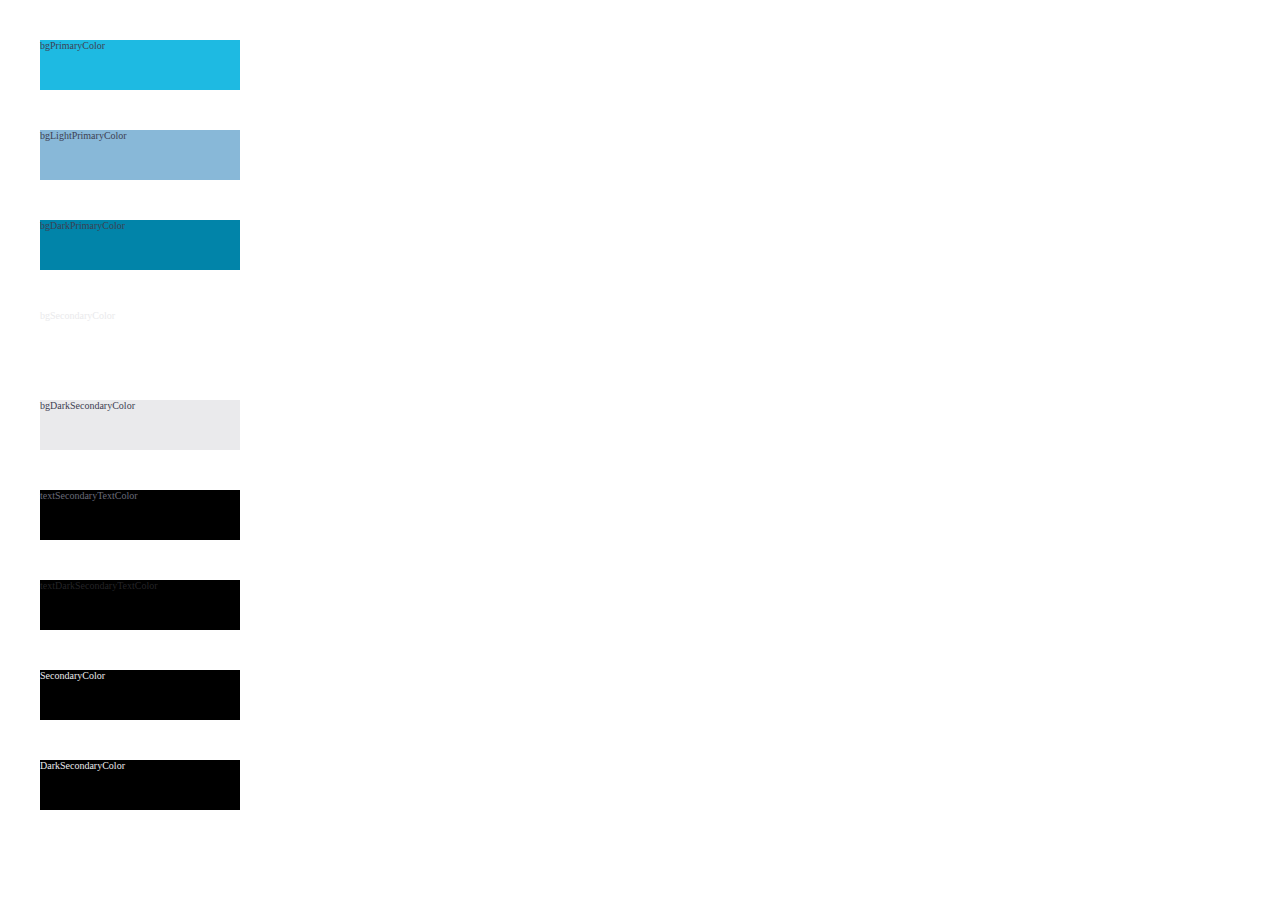
<file: design.html>
<!DOCTYPE html>
<html lang="en">
  <head>
    <meta charset="UTF-8" />
    <meta http-equiv="X-UA-Compatible" content="IE=edge" />
    <meta name="viewport" content="width=device-width, initial-scale=1.0" />
    <title>Document</title>
    <link rel="stylesheet" href="style.css" />
  </head>
  <body>
    <div class="color-box bgPrimaryColor">bgPrimaryColor</div>
    <div class="color-box bgLightPrimaryColor">bgLightPrimaryColor</div>
    <div class="color-box bgDarkPrimaryColor">bgDarkPrimaryColor</div>
    <div class="color-box bgSecondaryColor">bgSecondaryColor</div>
    <div class="color-box bgDarkSecondaryColor">bgDarkSecondaryColor</div>
    <div style="background-color: black" class="color-box">
      <p class="textSecondaryTextColor">textSecondaryTextColor</p>
    </div>
    <div style="background-color: black" class="color-box">
      <p class="textDarkSecondaryTextColor">textDarkSecondaryTextColor</p>
    </div>
    <div style="background-color: black" class="color-box">
      <p class="SecondaryColor">SecondaryColor</p>
    </div>
    <div style="background-color: black" class="color-box">
      <p class="DarkSecondaryColor">DarkSecondaryColor</p>
    </div>
  </body>
</html>
</file>
<file: style.css>
@import url('./vybe.css');
:root{
  --docSite-sec-color:#e6e6e6f3;
}

.color-box{
  height: 5rem;
  width: 20rem;
  margin: 4rem;
}

.dark-mode-icon{
  color: var(--body-text-color);
}

.textPrimaryColor{
  color: var(--primary-color);
}

.bgPrimaryColor{
  background-color: var(--primary-color)
}

.bgLightPrimaryColor{
  background-color: var(--light-primary-color)
}

.bgDarkPrimaryColor{
  background-color: var(--dark-primary-color)
}

.bgSecondaryColor{
  color: var(--secondary-color)
}

.bgDarkSecondaryColor{
  background-color: var(--secondary-color)
}

.textSecondaryTextColor{
  color: var(--secondary-text-color)
}

.textDarkSecondaryTextColor{
  color: var(--dark-secondary-text-color)
}

.SecondaryColor{
  color: var(--secondary-color)
}

.textDarkPrimaryColor{
  color: var(--dark-primary-color)
}

.DarkSecondaryColor{
  color: var(--secondary-color)
}

.flex-row{
  display: flex;
  flex-direction: row;
}

.flex-column{
  display: flex;
  flex-direction: column;
}

.flex-align-item-center{
  align-items: center;
}

.flex-justify-content-center{
  justify-content: center;
}

.flex-justify-content-space-between{
  justify-content: space-between;
}

.flex-align-item-end{
  display: flex;
  align-items: end;
}

/* image styles */

.responsive-img{
  height: 100%;
  width: 100%;
}

.img-responsive{
  height: 100%;
  width: auto;
}

.circular-img{
  border-radius: 50%;
}

.margin-top-60{
  margin-top: 6rem;
}

/* margins and paddings global */
.margin-trb-16{
  margin: 1.6rem 1.6rem 1.6rem 0;
}

.margin-trb-20{
  margin: 2rem 2rem 2rem 0;
}

.mb-1{
  margin-bottom: 1rem;
}

.mb-2{
  margin-bottom: 2rem;
}

/* GRID SKLETON COMPONENTS PAGE */

.main{
  padding: 1.6rem 4.8rem;
	grid-area: main;
	width: 100%;
	box-sizing: border-box;
	max-width: 100vw;
}

.grid-container-skleton{
  display: grid;
  grid-template-columns: 1fr 1fr 1fr 1fr 1fr;
  grid-template-areas: 'header header header header header'
  'sidebar main main main main'
  'sidebar main main main main'
  'sidebar main main main main';
  margin-bottom: 2.4rem;
}

.nav-bar {
  background-color: var(--bg-color-primary);
  /* color: var(--light-secondary-text-color); */
}

.shadow-box{
  box-shadow: 0px 0px 1rem 0.4rem rgba(var(--box-shadow),0.05);
}

.shadow-box-dark{
  box-shadow: 0px 0px 1rem 0.4rem rgb(var(--box-shadow), 0.3);
}

.shadow-bottom{
  box-shadow: 0 0.4rem 1.2rem 0 rgb(var(--box-shadow), 0.05);
}

@media screen and (max-width:1024px) {
  body {
    width: 100vw;
  }

  .grid-container-skleton{
    grid-template-columns: 1fr;
    grid-template-areas: 
      'header' 
      'sidebar' 
      'main';
    width: 100%;
    overflow-x: hidden;
  }

  .documentation-btn{
    display: inline-block;
  }

}
</file>
